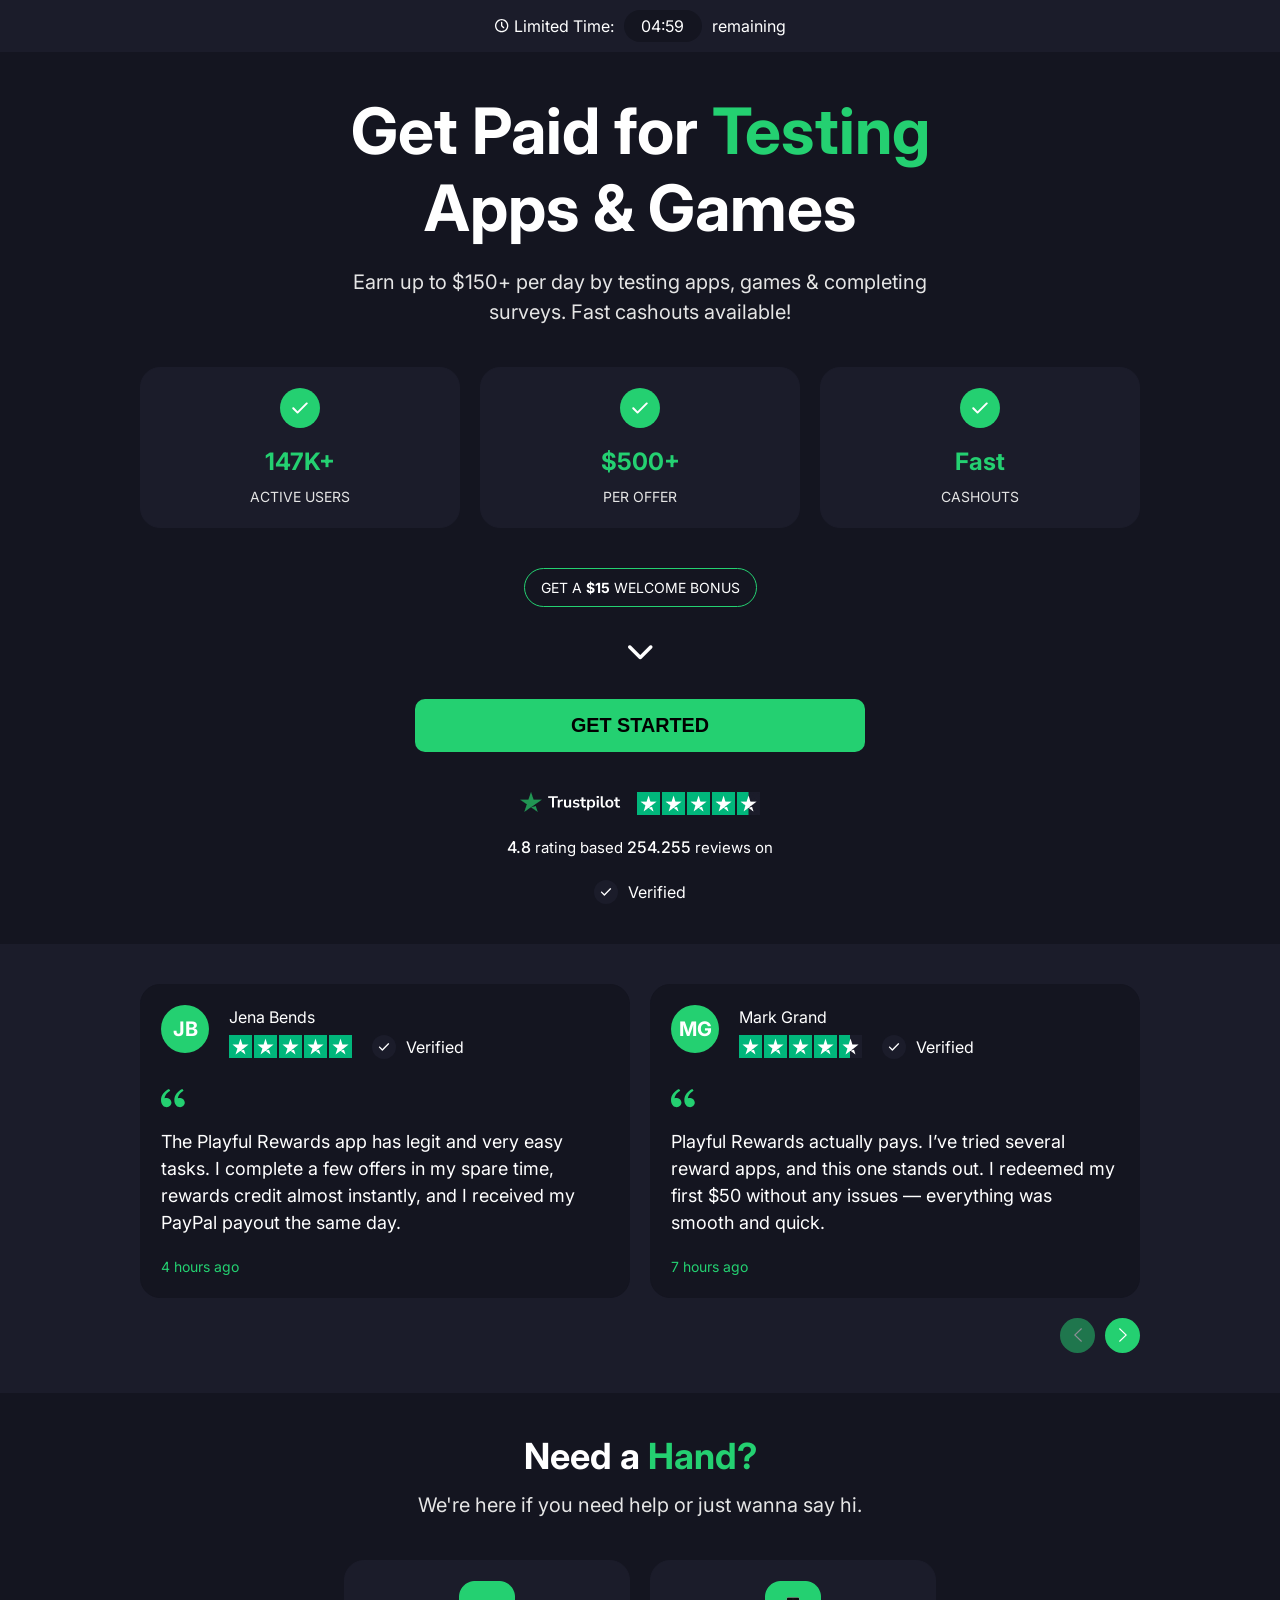
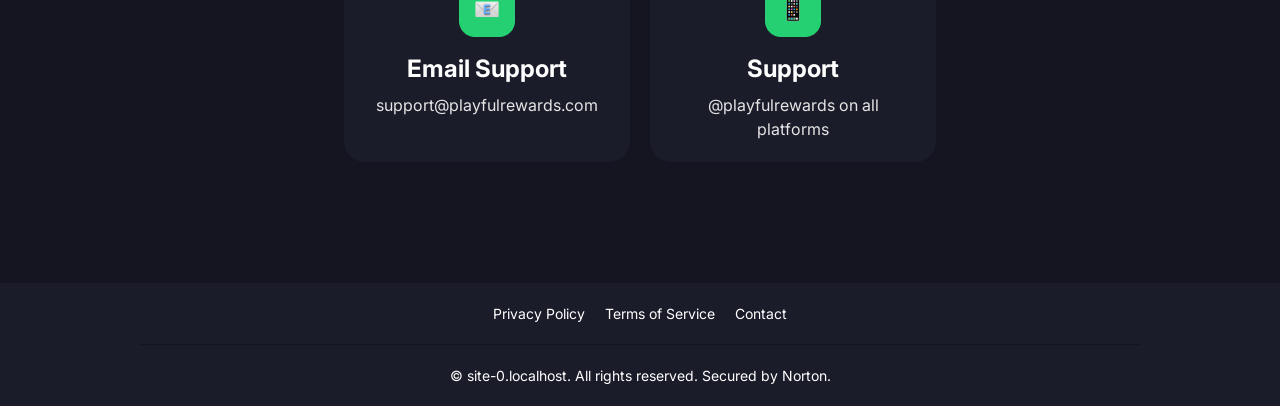
<file: index.html>
<!DOCTYPE html><html lang="en"><head>
        <meta charset="UTF-8">
        <meta name="viewport" content="width=device-width, initial-scale=1.0">
        <title>Playful Rewards</title>

      

        <link rel="icon" href="images/favicon.png">

        <link rel="preconnect" href="https://fonts.googleapis.com">
        <link rel="preconnect" href="https://fonts.gstatic.com" crossorigin="">
        <link href="https://fonts.googleapis.com/css2?family=Inter:ital,opsz,wght@0,14..32,100..900;1,14..32,100..900&display=swap" rel="stylesheet">

        <link rel="stylesheet" href="https://cdnjs.cloudflare.com/ajax/libs/font-awesome/6.5.1/css/all.min.css" crossorigin="anonymous">
        <link rel="stylesheet" href="css/style.css">
            
            
            
            <script type="text/javascript">
    (function(c,l,a,r,i,t,y){
        c[a]=c[a]||function(){(c[a].q=c[a].q||[]).push(arguments)};
        t=l.createElement(r);t.async=1;t.src="https://www.clarity.ms/tag/"+i;
        y=l.getElementsByTagName(r)[0];y.parentNode.insertBefore(t,y);
    })(window, document, "clarity", "script", "vny3f1ofcw");
</script>
        <!-- Meta Pixel Code -->
<script>
    !function(f,b,e,v,n,t,s)
    {if(f.fbq)return;n=f.fbq=function(){n.callMethod?
    n.callMethod.apply(n,arguments):n.queue.push(arguments)};
    if(!f._fbq)f._fbq=n;n.push=n;n.loaded=!0;n.version='2.0';
    n.queue=[];t=b.createElement(e);t.async=!0;
    t.src=v;s=b.getElementsByTagName(e)[0];
    s.parentNode.insertBefore(t,s)}(window, document,'script',
    'https://connect.facebook.net/en_US/fbevents.js');
    fbq('init', '1686948372258756');
    fbq('track', 'PageView');
    </script>
    <noscript><img height="1" width="1" style="display:none"
    src="https://www.facebook.com/tr?id=1686948372258756&ev=PageView&noscript=1"
    /></noscript>
    <!-- End Meta Pixel Code -->
    </head>

    <body>
        <div class="screen">
            <div class="timer" style="display: block">
                <div class="wrapper">
                    <div class="wrapper-md-inner">
                        <img src="images/clock.svg" alt="">
                        Limited Time: <span class="timer-clock brad-10">05:00</span>remaining
                    </div>
                </div>
            </div>

            <div class="landing">
                <section class="hero center">
                    <div class="wrapper">
                        <div class="wrapper-md-inner mb-2 mob-mb-1_5">
                            <h1 class="mb-1">Get Paid for <span class="primary">Testing</span><br>Apps & Games</h1>
                            <p class="light">Earn up to $150+ per day by testing apps, games & completing surveys. Fast cashouts available!</p>
                        </div>

                        <div class="blocks mb-2 mob-mb-1_5">
                            <div class="block">
                                <div class="icon"><img src="images/check-hero.svg" alt=""></div>
                                <h4 class="primary">147K+</h4>
                                <p class="small light uppercase">active users</p>
                            </div>
                            <div class="block">
                                <div class="icon"><img src="images/check-hero.svg" alt=""></div>
                                <h4 class="primary">$500+</h4>
                                <p class="small light uppercase">per offer</p>
                            </div>
                            <div class="block">
                                <div class="icon"><img src="images/check-hero.svg" alt=""></div>
                                <h4 class="primary">Fast</h4>
                                <p class="small light uppercase">cashouts</p>
                            </div>
                        </div>

                        <div class="wrapper-sm-inner mb-2">
                            <p class="mb-1_5 tag-lg border-primary small uppercase">Get a <strong>$15</strong> welcome bonus</p>

                            <div class="arrow-bounce-wrap center mb-1_5">
                                <i class="fa-solid fa-chevron-down arrow-bounce" aria-hidden="true"></i>
                            </div>    
                            <div class="btn-container">
                                <button class="btn btn-primary btn-blink uppercase">Get Started</button>
                            </div>
                        </div>

                        <div class="rating">
                            <div class="trusted mb-1">
                                <img src="images/hero-trusted.png" alt="">
                            </div>
                            <p class="line mb-1">
                                <span class="semi-bold">4.8</span> rating based
                                <span class="semi-bold">254.255</span> reviews on
                            </p>

                            <div class="verified">
                                <img src="images/check.svg" alt="">
                                <span>Verified</span>
                            </div>
                        </div>
                    </div>
                </section>

                <section class="final">
                    <div class="wrapper">
                        <div class="wrapper-md-inner">
                            <div class="logo">
                                <img src="images/dine.png" alt="">
                            </div>
                            <div class="final-hero block-lg">
                                <canvas id="confettiCanvas"></canvas>
                                <h3 class="center mb-1">Congrats! <br>Only 8.67% qualify — and you did.</h3>
                                
                                <div class="reward block mb-1_5">
                                    <div class="mb-1">
                                        <h4>How to Get Started:</h4>
                                    </div>
                                    <div class="ico-blocks">
                                        <div class="ico-block">
                                            <div class="number">1</div>
                                            <div>
                                                <p class="semi-bold">Download the Playful Rewards app</p>
                                            </div>
                                        </div>
                                        <div class="ico-block">
                                            <div class="number">2</div>
                                            <div>
                                                <p class="semi-bold">Play your first game -> get $15 bonus</p>
                                            </div>
                                        </div>

                                        <div class="ico-block">
                                            <div class="number">3</div>
                                            <div>
                                                <p class="semi-bold">Play more, earn more — up to $150/day</p>
                                            </div>
                                        </div>

                                        <div class="ico-block">
                                            <div class="number">4</div>
                                            <div>
                                                <p class="semi-bold">Cash out anytime</p>
                                            </div>
                                        </div>
                                    </div>
                                </div>

                                    
                                <div class="center mb-1_5">
                                    <p class="tag-lg border-primary small uppercase final-timer">
                                        Access to the app will close in <span class="tag brad-10"><img src="images/clock.svg" alt=""><span class="timer-clock">04:47</span></span>
                                    </p>
                                </div>
                                <div class="arrow-bounce-wrap center mb-1_5">
                                    <i class="fa-solid fa-chevron-down arrow-bounce" aria-hidden="true"></i>
                                </div>    
                                <div class="btn-container mb-1_5">
                                    <a class="btn btn-primary btn-blink btn-shimmer uppercase offer_link" href="https://trkio.org/aff_c?offer_id=2691&aff_id=2065" id="cta-offer-link">START EARNING NOW</a>
                                </div>
                                
                                
                               

                                <div class="tip border-primary center block">
                                    <strong class="light mb-0_5">⚡  PRO TIP: In-Game Upgrades</strong>
                                    <p class="light mb-0_5">Buy in-game upgrades and get 100% reimbursed + bonus rewards!</p>
                                    <strong class="primary">Boost Payouts by $500-$800/week!</strong>
                                </div>
                            </div>
                        </div>
                    </div>
                </section>

                <section class="reviews">
                    <div class="wrapper">
                        <div class="swiper mySwiper mb-1">
                            <div class="swiper-wrapper blocks">
                                <div class="swiper-slide block border-main">
                                    <div class="author mb-1_5">
                                        <div class="ava brad-10">
                                            <p class="initial">JB</p>
                                        </div>
                                        <div class="info">
                                            <p class="name">Jena Bends</p>
                                            <div class="stats">
                                                <div class="starts">
                                                    <img src="images/star.svg" alt="">
                                                    <img src="images/star.svg" alt="">
                                                    <img src="images/star.svg" alt="">
                                                    <img src="images/star.svg" alt="">
                                                    <img src="images/star.svg" alt="">
                                                </div>
                                                <div class="verified">
                                                    <img src="images/check.svg" alt="">
                                                    <span>Verified</span>
                                                </div>
                                            </div>
                                        </div>
                                    </div>
                                    <div class="content">
                                        <img src="images/quote.svg" alt="" class="mb-1">
                                        <div class="text mb-1">
                                            <p>The Playful Rewards app has legit and very easy tasks. I complete a few offers in my spare time, rewards credit almost instantly, and I received my PayPal payout the same day.</p>
                                        </div>
                                        <p class="small primary">4 hours ago</p>
                                    </div>
                                </div>

                                <div class="swiper-slide block border-main">
                                    <div class="author mb-1_5">
                                        <div class="ava brad-10">
                                            <p class="initial">MG</p>
                                        </div>
                                        <div class="info">
                                            <p class="name">Mark Grand</p>
                                            <div class="stats">
                                                <div class="starts">
                                                    <img src="images/star.svg" alt="">
                                                    <img src="images/star.svg" alt="">
                                                    <img src="images/star.svg" alt="">
                                                    <img src="images/star.svg" alt="">
                                                    <img src="images/half-star.svg" alt="">
                                                </div>
                                                <div class="verified">
                                                    <img src="images/check.svg" alt="">
                                                    <span>Verified</span>
                                                </div>
                                            </div>
                                        </div>
                                    </div>
                                    <div class="content">
                                        <img src="images/quote.svg" alt="" class="mb-1">
                                        <div class="text mb-1">
                                            <p>Playful Rewards actually pays. I’ve tried several reward apps, and this one stands out. I redeemed my first $50 without any issues — everything was smooth and quick.</p>
                                        </div>
                                        <p class="small primary">7 hours ago</p>
                                    </div>
                                </div>

                                <div class="swiper-slide block border-main">
                                    <div class="author mb-1_5">
                                        <div class="ava brad-10">
                                            <p class="initial">OV</p>
                                        </div>
                                        <div class="info">
                                            <p class="name">Oliver Venuche</p>
                                            <div class="stats">
                                                <div class="starts">
                                                    <img src="images/star.svg" alt="">
                                                    <img src="images/star.svg" alt="">
                                                    <img src="images/star.svg" alt="">
                                                    <img src="images/star.svg" alt="">
                                                    <img src="images/star.svg" alt="">
                                                </div>
                                                <div class="verified">
                                                    <img src="images/check.svg" alt="">
                                                    <span>Verified</span>
                                                </div>
                                            </div>
                                        </div>
                                    </div>
                                    <div class="content">
                                        <img src="images/quote.svg" alt="" class="mb-1">
                                        <div class="text mb-1">
                                            <p>I cashed out $50 using the Playful Rewards app with zero problems. The whole process was straightforward, and there were no negative effects on my account. Easy way to earn extra cash.</p>
                                        </div>
                                        <p class="small primary">1 day ago</p>
                                    </div>
                                </div>

                                <div class="swiper-slide block border-main">
                                    <div class="author mb-1_5">
                                        <div class="ava brad-10">
                                            <p class="initial">HM</p>
                                        </div>
                                        <div class="info">
                                            <p class="name">Haley Montan</p>
                                            <div class="stats">
                                                <div class="starts">
                                                    <img src="images/star.svg" alt="">
                                                    <img src="images/star.svg" alt="">
                                                    <img src="images/star.svg" alt="">
                                                    <img src="images/star.svg" alt="">
                                                    <img src="images/half-star.svg" alt="">
                                                </div>
                                                <div class="verified">
                                                    <img src="images/check.svg" alt="">
                                                    <span>Verified</span>
                                                </div>
                                            </div>
                                        </div>
                                    </div>
                                    <div class="content">
                                        <img src="images/quote.svg" alt="" class="mb-1">
                                        <div class="text mb-1">
                                            <p>Very reliable app. Payments always come through, and support is responsive whenever I need help. One of the most trustworthy reward apps I’ve used.</p>
                                        </div>
                                        <p class="small primary">2 days ago</p>
                                    </div>
                                </div>
                            </div>
                        </div>

                        <div class="reviews-nav">
                            <button class="btn btn-primary reviews-prev brad-10">
                                <img src="images/left.svg" alt="">
                            </button>
                            <button class="btn btn-primary reviews-next brad-10">
                                <img src="images/right.svg" alt="">
                            </button>
                        </div>
                    </div>
                </section>

                <section id="contact" class="contact center">
                    <div class="wrapper">
                        <div class="wrapper-md-inner">
                            <div class="mb-2">
                                <h2 class="mb-0_5">Need a <span class="primary">Hand?</span></h2>
                                <p class="light">We're here if you need help or just wanna say hi.</p>
                            </div>
                            <div class="blocks center mb-2">
                                <div class="block">
                                    <img src="images/contact-1.png" alt="" class="mb-0_5">
                                    <h4 class="mb-0_5">Email Support</h4>
                                    <p class="light"><a href="mailto:support@playfulrewards.com">support@playfulrewards.com</a></p>
                                </div>
                                <div class="block">
                                    <img src="images/contact-2.png" alt="" class="mb-0_5">
                                    <h4 class="mb-0_5">Support</h4>
                                    <p class="light">@playfulrewards on all platforms</p>
                                </div>
                            </div>
                        </div>
                    </div>
                </section>
            </div>

            <div class="survey" style="display: none;">
                <section class="quiz">
                    <div class="wrapper">
                        <div class="wrapper-md-inner">
                            <div class="quiz-container block-lg">
                                <div class="progress mb-2">
                                    <div class="progress-legend mb-0_5">
                                        <p>Progress</p>
                                        <p class="progress-percentage light">0%</p>
                                    </div>
                                    <div class="progress-line-container">
                                        <div class="progress-line"></div>
                                    </div>
                                </div>

                                <div class="step tag-row mb-1">
                                    <span class="tag border-primary small light">Step <span class="current-step">1</span> of 3</span>
                                </div>

                                <div class="question question-1">
                                    <h3 class="mb-1_5">What operating system do you have?</h3>

                                    <div class="btn-container">
                                        <button class="btn btn-primary"><img src="images/ios.svg" alt=""> IOS</button>
                                        <button class="btn btn-primary"><img src="images/android.svg" alt="">Android</button>
                                        <button class="btn btn-primary"><img src="images/other.svg" alt="">Other</button>
                                    </div>
                                </div>

                                <div class="question question-2">
                                    <h3 class="mb-1_5">How do you usually spend your free time?</h3>

                                    <div class="btn-container">
                                        <button class="btn btn-primary"><img src="images/games.svg" alt=""> Playing games </button>
                                        <button class="btn btn-primary"><img src="images/phone.svg" alt=""> On my phone</button>
                                        <button class="btn btn-primary"><img src="images/relax.svg" alt=""> Just relaxing</button>
                                    </div>
                                </div>

                                <div class="question question-3">
                                    <h3 class="mb-1_5">Do you like trying new apps or tools?</h3>

                                    <div class="btn-container">
                                        <button class="btn btn-primary"><img src="images/check-simple.svg" alt=""> Yes, I do</button>
                                        <button class="btn btn-primary"><img src="images/stars.svg" alt=""> Sometimes</button>
                                        <button class="btn btn-primary"><img src="images/cross.svg" alt=""> Not really</button>
                                    </div>
                                </div>

                                <div class="question question-5">
                                    <div class="loader mb-1 center">
                                        <img src="images/loading.svg" alt="" class="rotate-infinite">
                                    </div>
                                    <div class="center">
                                        <h4 class="mb-1">Processing your Answers...</h4>
                                        <p class="mb-0_5">Checking survey eligibility.</p>
                                        <p>This takes a few seconds.</p>
                                    </div>
                                </div>

                            </div>
                        </div>
                    </div>
                </section>
            </div>
        </div>

        <footer class="center small mt-2">
            <div class="wrapper">
                <div class="footer-links">
                    <ul>
                        <li><a href="privacy-policy/">Privacy Policy</a></li>
                        <li><a href="terms-of-use/">Terms of Service</a></li>
                        <li><a href="" class="mailto">Contact</a></li>
                    </ul>
                </div>
            </div>
            <div class="wrapper">
                <div class="footer-bottom">
                    <p>© <span class="domain"></span>. All rights reserved. Secured by Norton.</p>
                </div>
            </div>
        </footer>

        <link rel="stylesheet" href="css/swiper-bundle.min.css">
        <script data-cfasync="false" src="js/email-decode.min.js"></script><script src="js/swiper-bundle.min.js"></script>
        <script src="js/jquery-3.6.4.min.js"></script>
        <script src="js/script.js"></script>
    

</body></html>
</file>
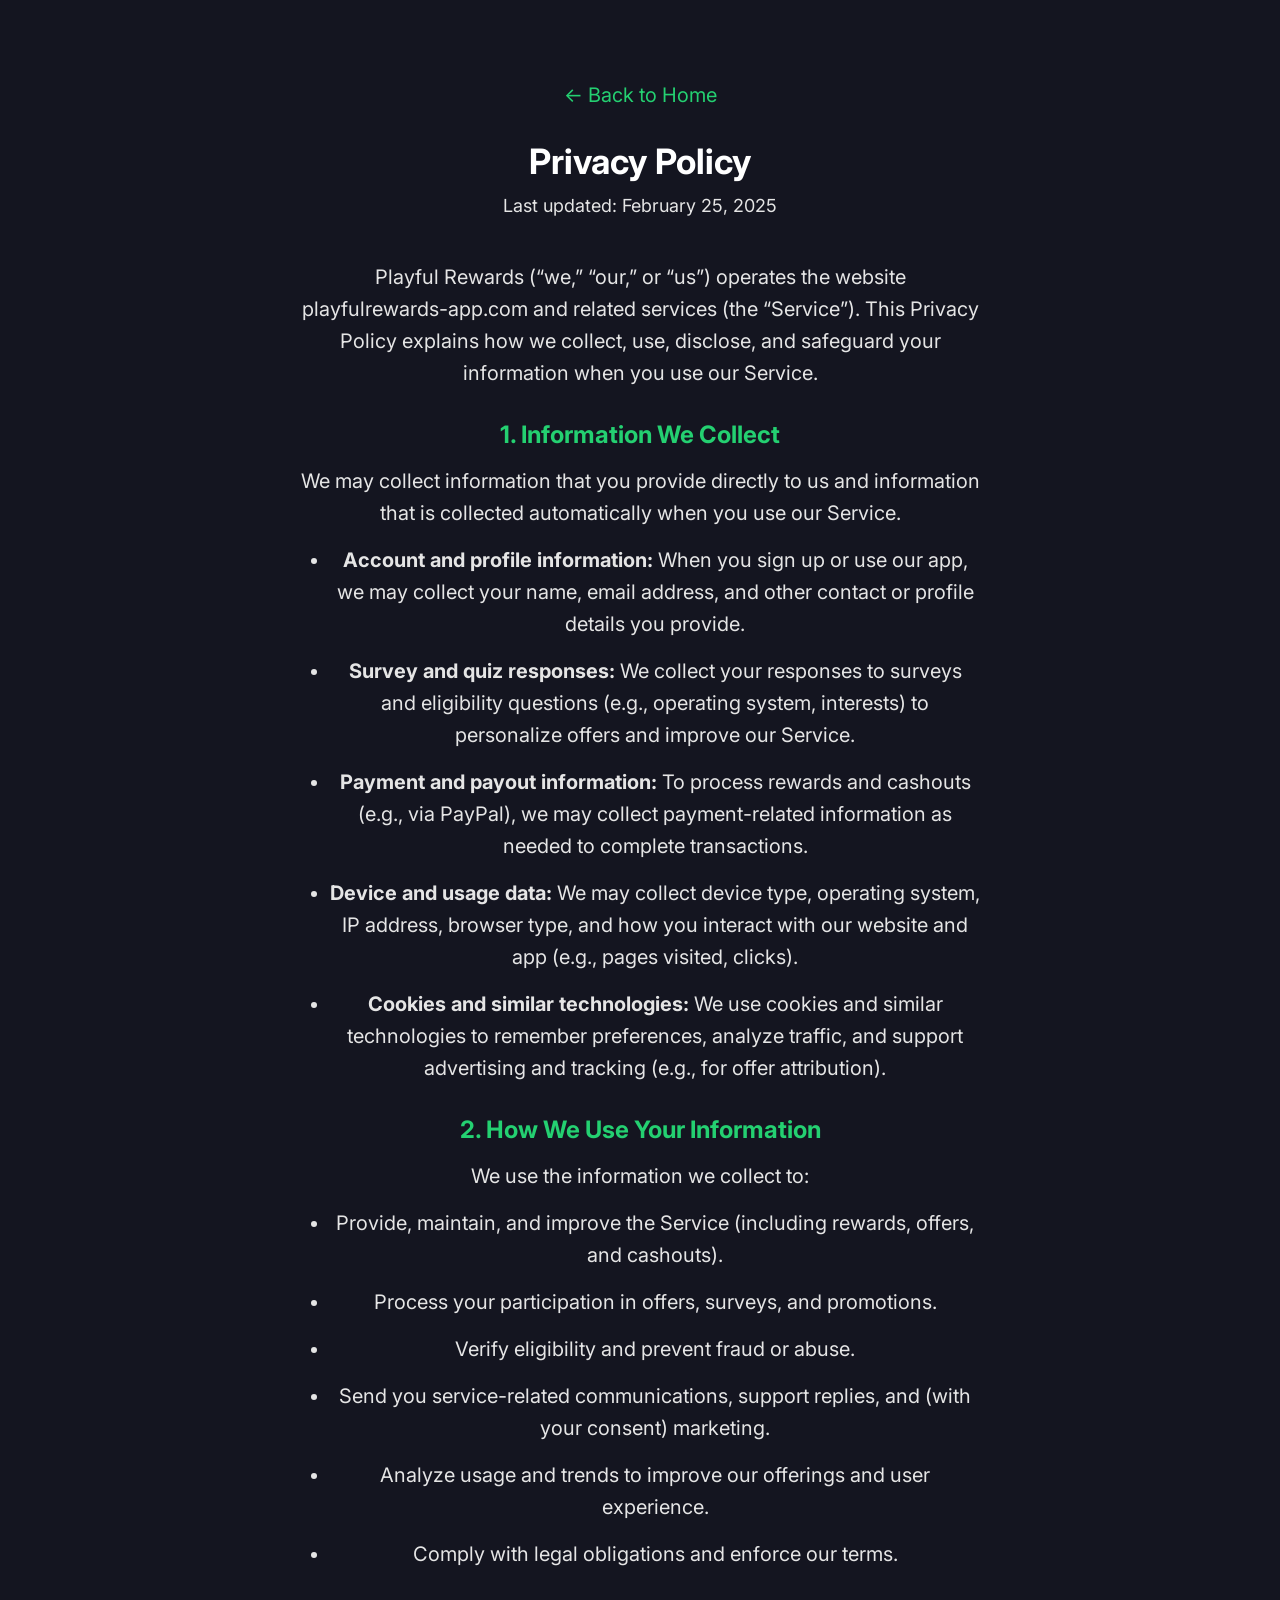
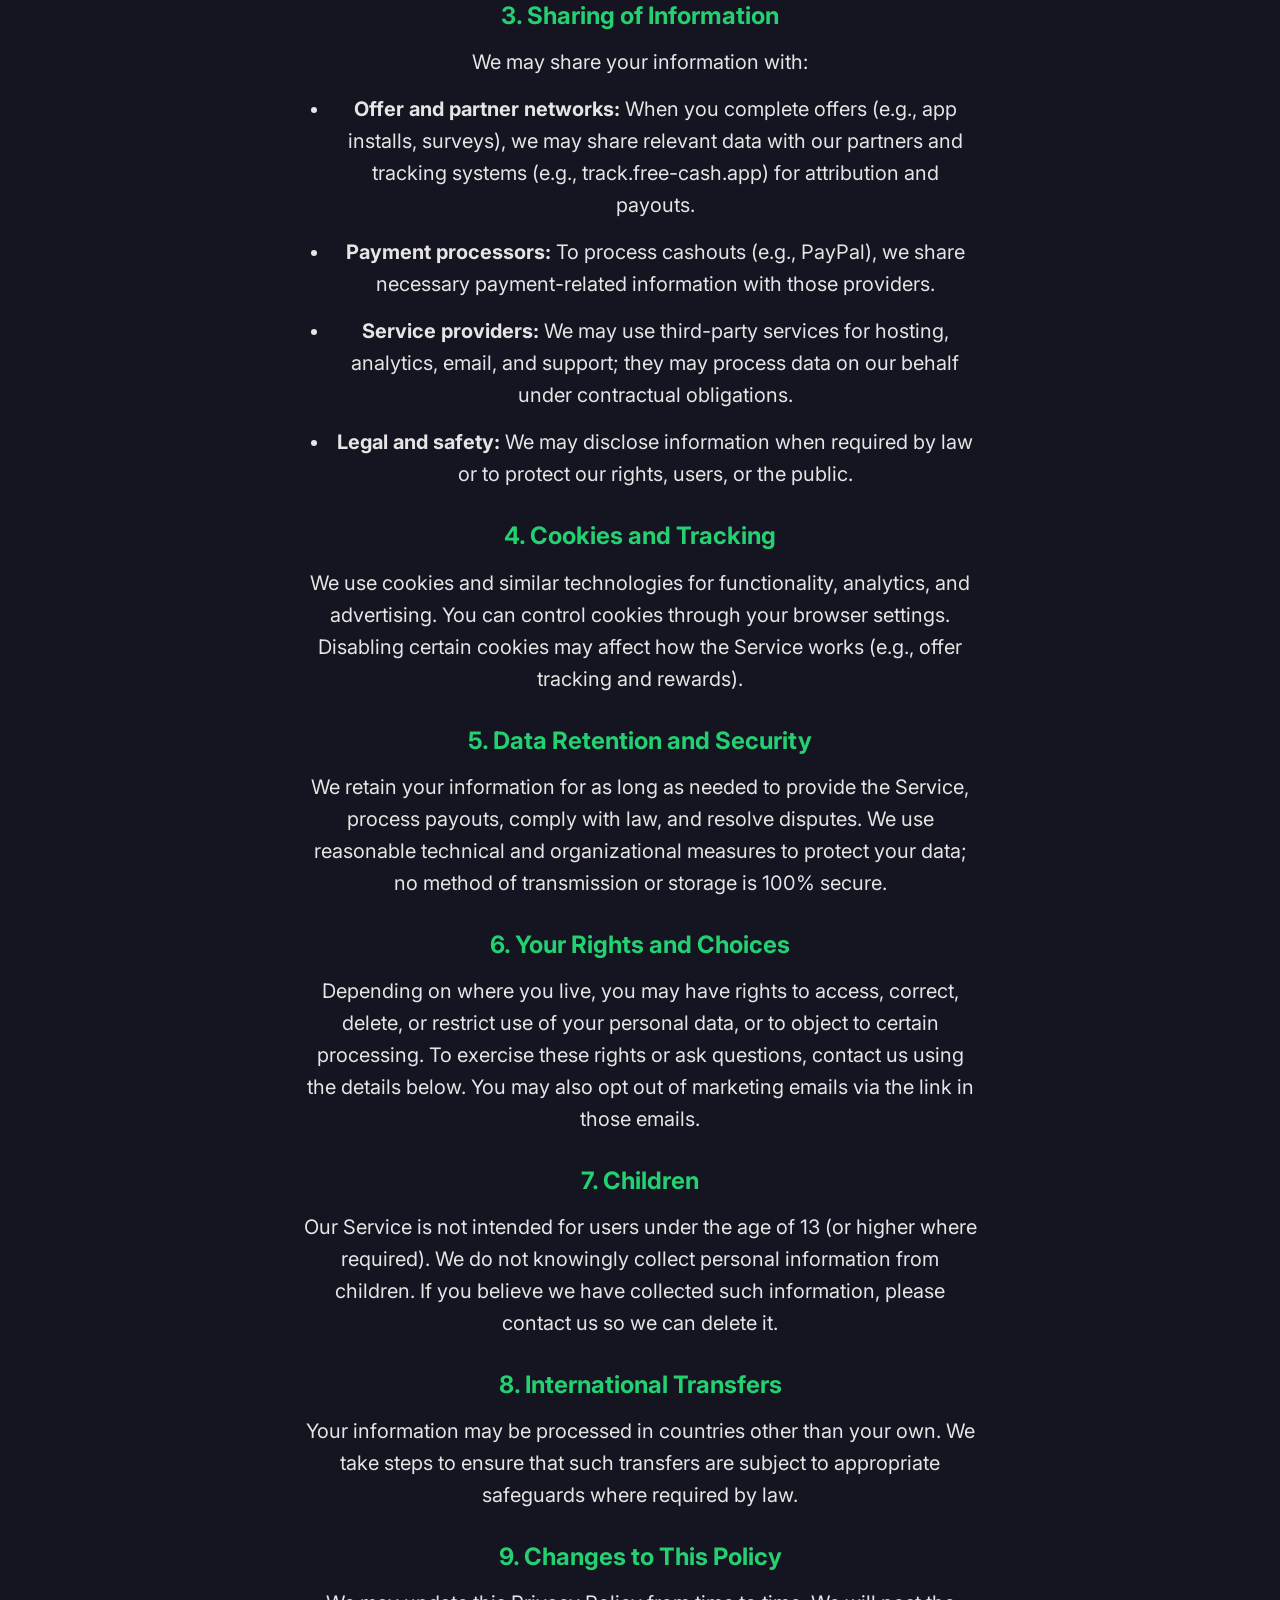
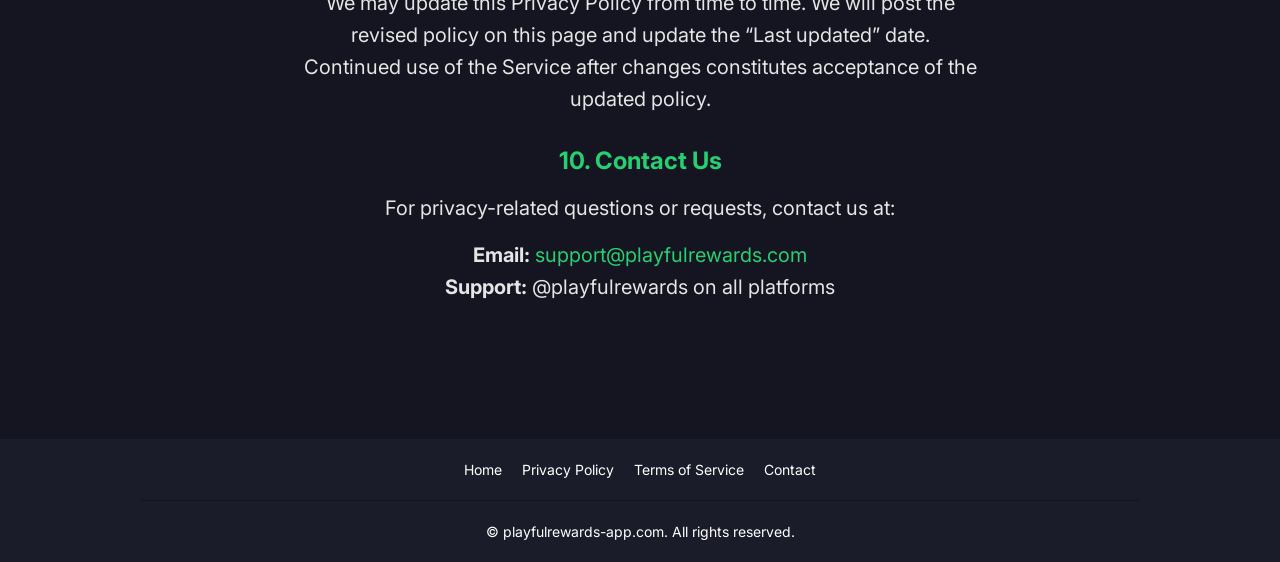
<file: privacy-policy/index.html>
<!DOCTYPE html>
<html lang="en">
<head>
    <meta charset="UTF-8">
    <meta name="viewport" content="width=device-width, initial-scale=1.0">
    <title>Privacy Policy – Playful Rewards App</title>
    <link rel="icon" href="../images/favicon.png">
    <link rel="preconnect" href="https://fonts.googleapis.com">
    <link rel="preconnect" href="https://fonts.gstatic.com" crossorigin>
    <link href="https://fonts.googleapis.com/css2?family=Inter:ital,opsz,wght@0,14..32,100..900;1,14..32,100..900&display=swap" rel="stylesheet">
    <link rel="stylesheet" href="../css/style.css">
    <style>
        .legal-page { max-width: 720px; margin: 0 auto; padding: 2rem 1rem; }
        .legal-page h1 { font-size: 1.75rem; margin-bottom: 0.5rem; }
        .legal-page .updated { color: var(--light); font-size: 0.9rem; margin-bottom: 2rem; }
        .legal-page h2 { font-size: 1.2rem; margin: 1.5rem 0 0.75rem; color: var(--primary); }
        .legal-page p, .legal-page li { color: var(--light); margin-bottom: 0.75rem; line-height: 1.6; }
        .legal-page ul { padding-left: 1.5rem; margin-bottom: 1rem; }
        .legal-page ul li { list-style: disc; }
        .legal-page a { color: var(--primary); text-decoration: none; }
        .legal-page a:hover { text-decoration: underline; }
        .back-link { display: inline-block; margin-bottom: 1.5rem; color: var(--primary); }
    </style>
</head>
<body>
    <div class="screen">
        <section class="center">
            <div class="wrapper">
                <div class="legal-page">
                    <a href="../" class="back-link">← Back to Home</a>
                    <h1>Privacy Policy</h1>
                    <p class="updated">Last updated: February 25, 2025</p>
                    <p>Playful Rewards (“we,” “our,” or “us”) operates the website playfulrewards-app.com and related services (the “Service”). This Privacy Policy explains how we collect, use, disclose, and safeguard your information when you use our Service.</p>

                    <h2>1. Information We Collect</h2>
                    <p>We may collect information that you provide directly to us and information that is collected automatically when you use our Service.</p>
                    <ul>
                        <li><strong>Account and profile information:</strong> When you sign up or use our app, we may collect your name, email address, and other contact or profile details you provide.</li>
                        <li><strong>Survey and quiz responses:</strong> We collect your responses to surveys and eligibility questions (e.g., operating system, interests) to personalize offers and improve our Service.</li>
                        <li><strong>Payment and payout information:</strong> To process rewards and cashouts (e.g., via PayPal), we may collect payment-related information as needed to complete transactions.</li>
                        <li><strong>Device and usage data:</strong> We may collect device type, operating system, IP address, browser type, and how you interact with our website and app (e.g., pages visited, clicks).</li>
                        <li><strong>Cookies and similar technologies:</strong> We use cookies and similar technologies to remember preferences, analyze traffic, and support advertising and tracking (e.g., for offer attribution).</li>
                    </ul>

                    <h2>2. How We Use Your Information</h2>
                    <p>We use the information we collect to:</p>
                    <ul>
                        <li>Provide, maintain, and improve the Service (including rewards, offers, and cashouts).</li>
                        <li>Process your participation in offers, surveys, and promotions.</li>
                        <li>Verify eligibility and prevent fraud or abuse.</li>
                        <li>Send you service-related communications, support replies, and (with your consent) marketing.</li>
                        <li>Analyze usage and trends to improve our offerings and user experience.</li>
                        <li>Comply with legal obligations and enforce our terms.</li>
                    </ul>

                    <h2>3. Sharing of Information</h2>
                    <p>We may share your information with:</p>
                    <ul>
                        <li><strong>Offer and partner networks:</strong> When you complete offers (e.g., app installs, surveys), we may share relevant data with our partners and tracking systems (e.g., track.free-cash.app) for attribution and payouts.</li>
                        <li><strong>Payment processors:</strong> To process cashouts (e.g., PayPal), we share necessary payment-related information with those providers.</li>
                        <li><strong>Service providers:</strong> We may use third-party services for hosting, analytics, email, and support; they may process data on our behalf under contractual obligations.</li>
                        <li><strong>Legal and safety:</strong> We may disclose information when required by law or to protect our rights, users, or the public.</li>
                    </ul>

                    <h2>4. Cookies and Tracking</h2>
                    <p>We use cookies and similar technologies for functionality, analytics, and advertising. You can control cookies through your browser settings. Disabling certain cookies may affect how the Service works (e.g., offer tracking and rewards).</p>

                    <h2>5. Data Retention and Security</h2>
                    <p>We retain your information for as long as needed to provide the Service, process payouts, comply with law, and resolve disputes. We use reasonable technical and organizational measures to protect your data; no method of transmission or storage is 100% secure.</p>

                    <h2>6. Your Rights and Choices</h2>
                    <p>Depending on where you live, you may have rights to access, correct, delete, or restrict use of your personal data, or to object to certain processing. To exercise these rights or ask questions, contact us using the details below. You may also opt out of marketing emails via the link in those emails.</p>

                    <h2>7. Children</h2>
                    <p>Our Service is not intended for users under the age of 13 (or higher where required). We do not knowingly collect personal information from children. If you believe we have collected such information, please contact us so we can delete it.</p>

                    <h2>8. International Transfers</h2>
                    <p>Your information may be processed in countries other than your own. We take steps to ensure that such transfers are subject to appropriate safeguards where required by law.</p>

                    <h2>9. Changes to This Policy</h2>
                    <p>We may update this Privacy Policy from time to time. We will post the revised policy on this page and update the “Last updated” date. Continued use of the Service after changes constitutes acceptance of the updated policy.</p>

                    <h2>10. Contact Us</h2>
                    <p>For privacy-related questions or requests, contact us at:</p>
                    <p><strong>Email:</strong> <a href="mailto:support@playfulrewards.com">support@playfulrewards.com</a><br>
                    <strong>Support:</strong> @playfulrewards on all platforms</p>
                </div>
            </div>
        </section>

        <footer class="center small mt-2">
            <div class="wrapper">
                <div class="footer-links">
                    <ul>
                        <li><a href="../">Home</a></li>
                        <li><a href="../privacy-policy/">Privacy Policy</a></li>
                        <li><a href="../terms-of-use/">Terms of Service</a></li>
                        <li><a href="../#contact" class="mailto">Contact</a></li>
                    </ul>
                </div>
            </div>
            <div class="wrapper">
                <div class="footer-bottom">
                    <p>© playfulrewards-app.com. All rights reserved.</p>
                </div>
            </div>
        </footer>
    </div>
</body>
</html>
</file>
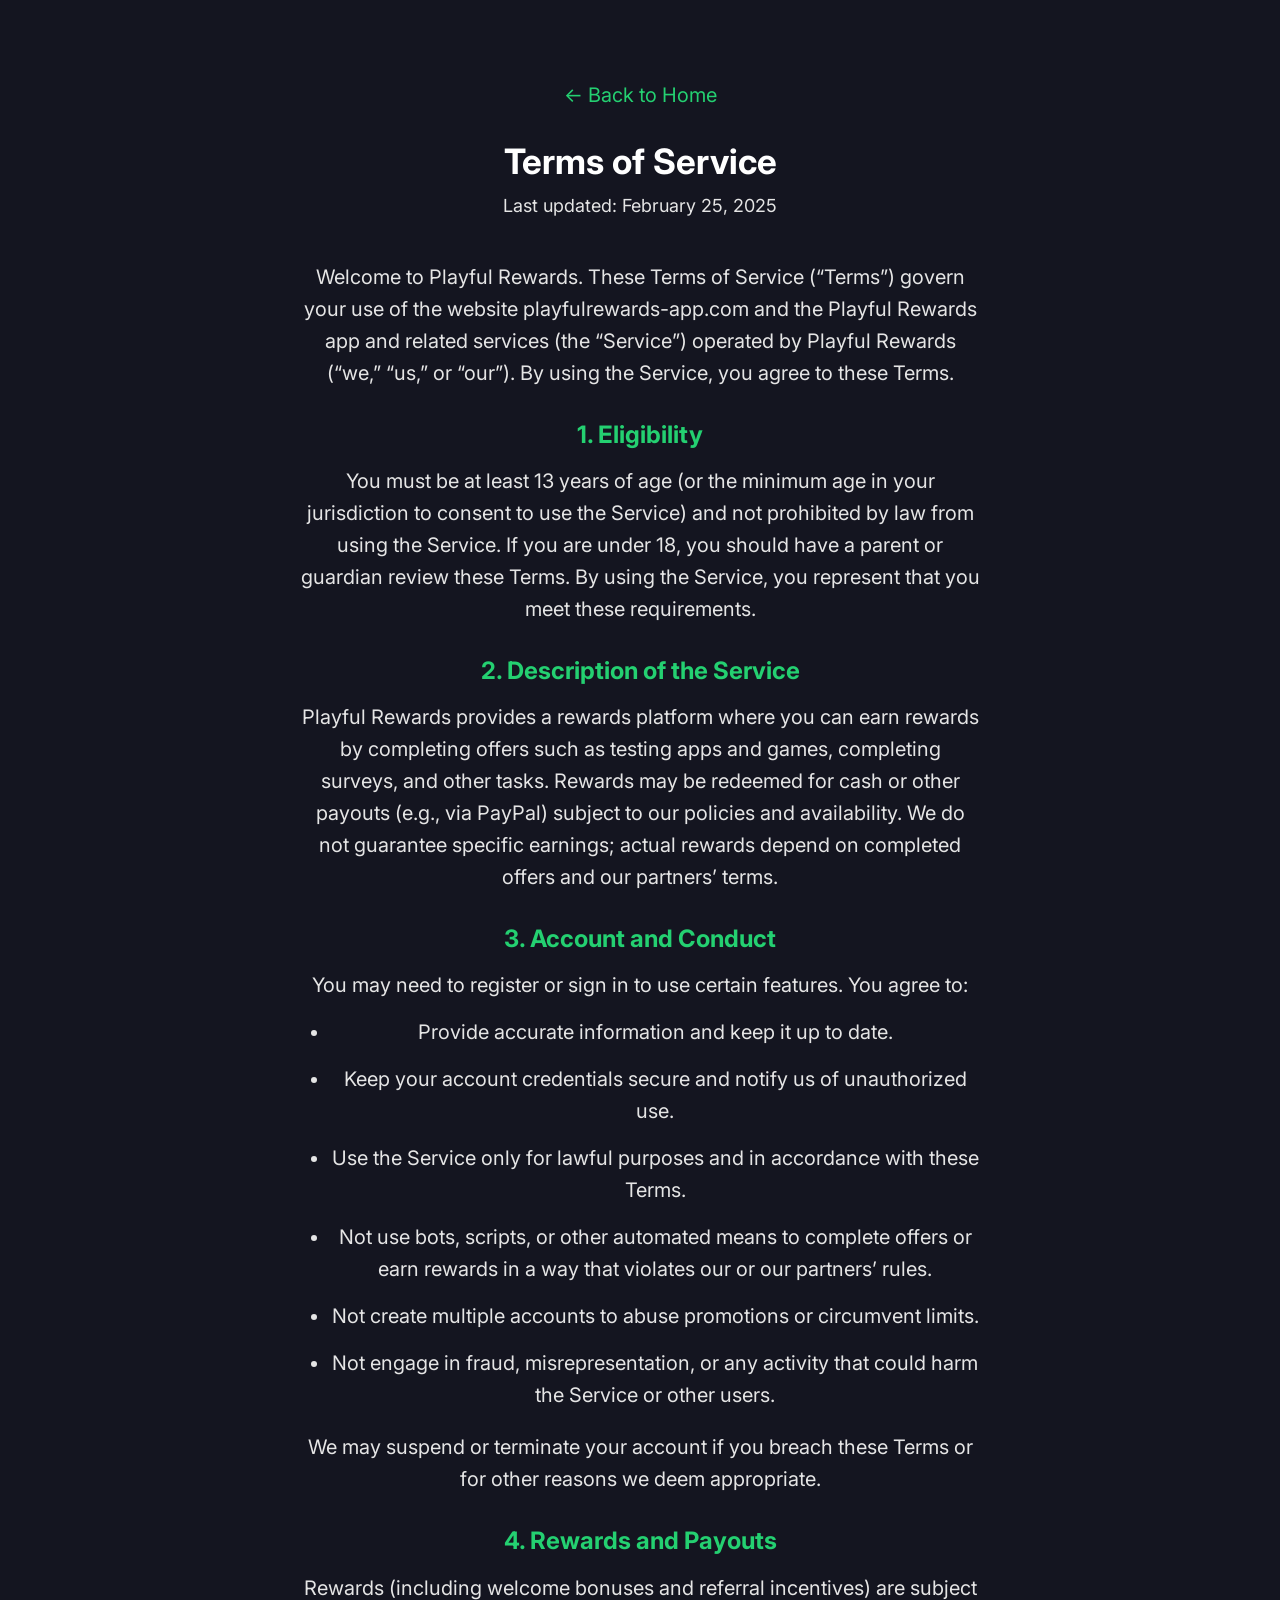
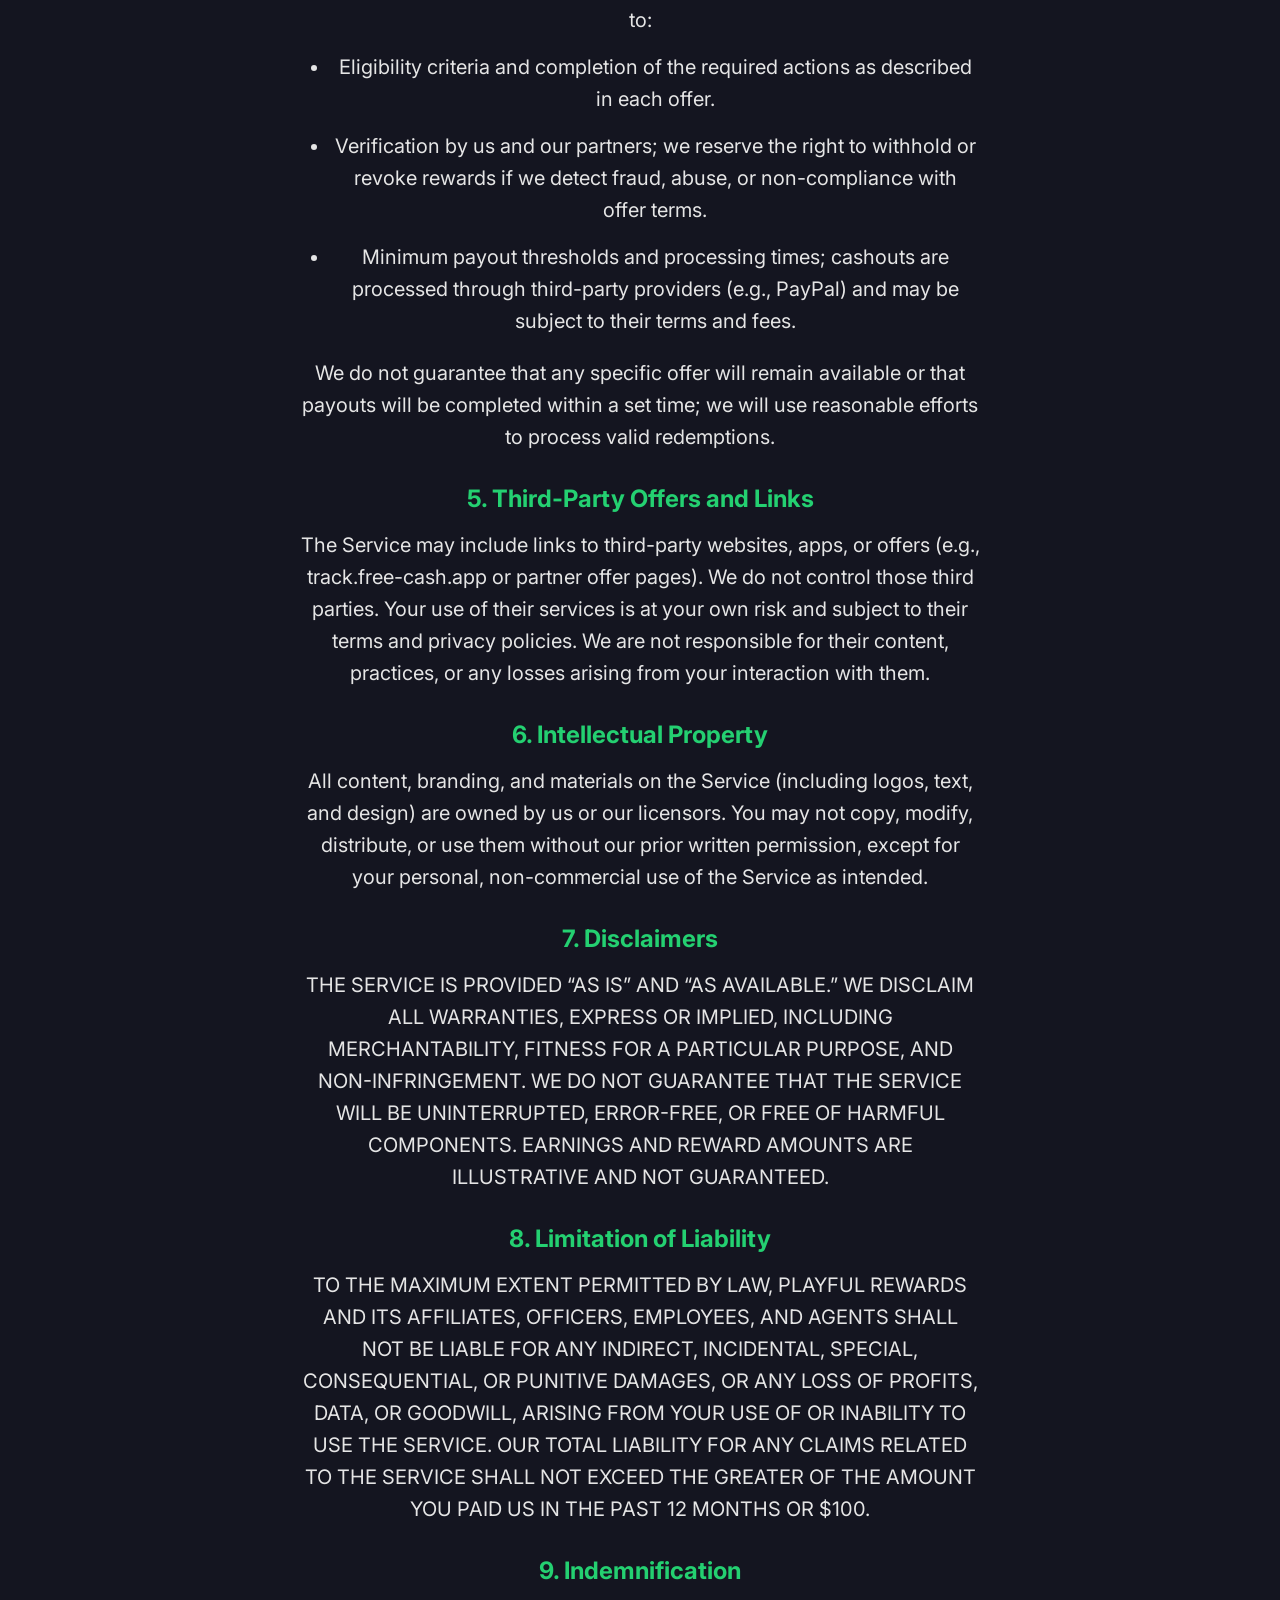
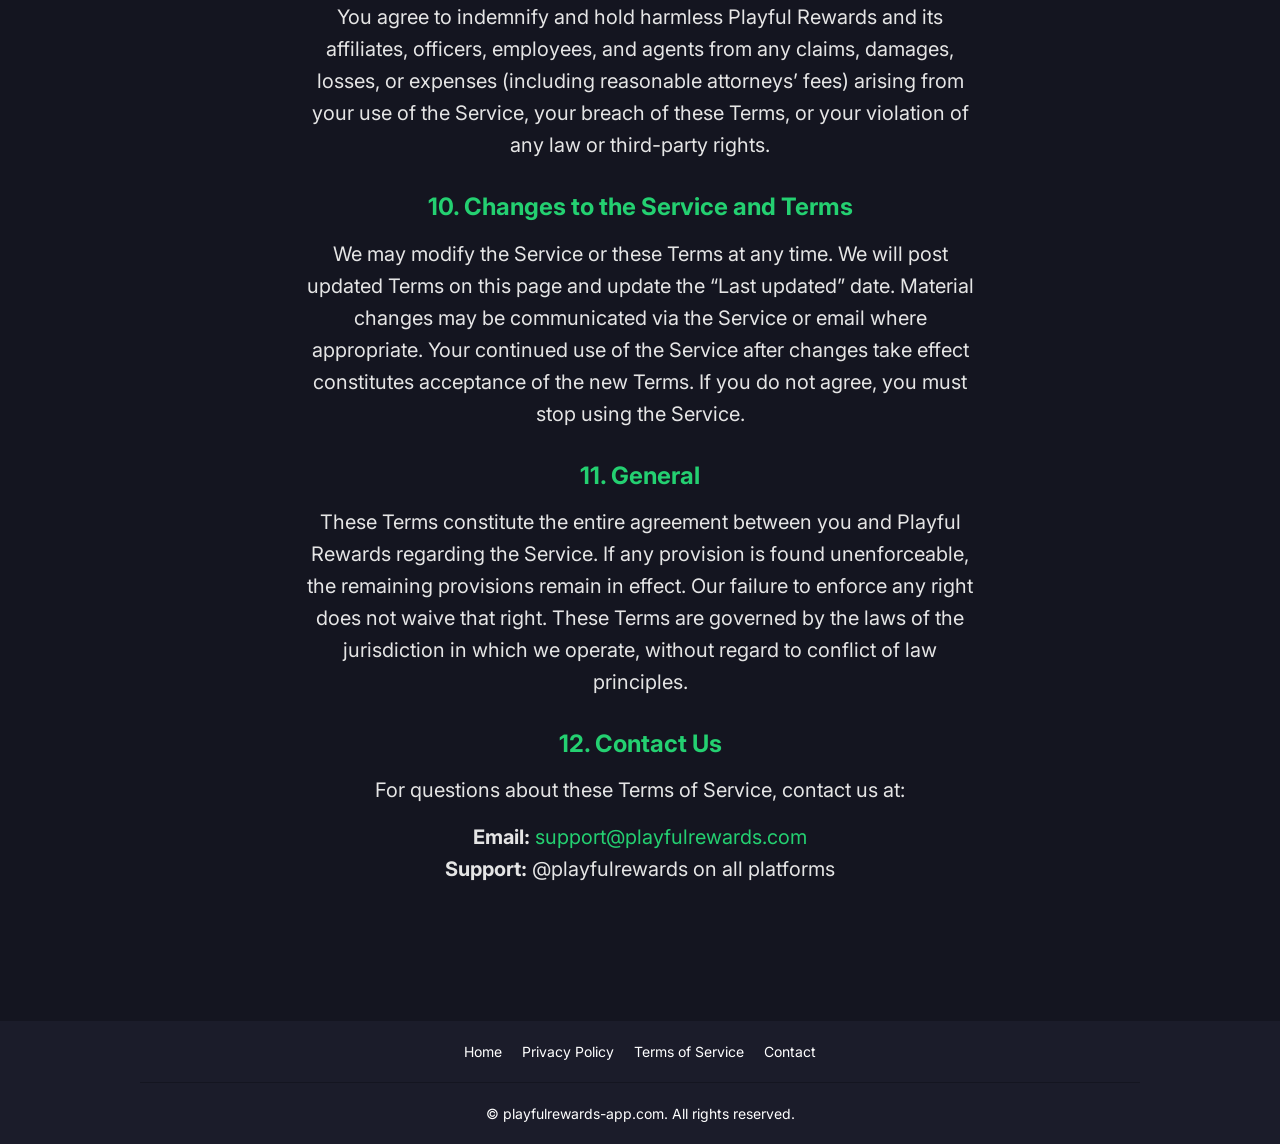
<file: terms-of-use/index.html>
<!DOCTYPE html>
<html lang="en">
<head>
    <meta charset="UTF-8">
    <meta name="viewport" content="width=device-width, initial-scale=1.0">
    <title>Terms of Service – Playful Rewards App</title>
    <link rel="icon" href="../images/favicon.png">
    <link rel="preconnect" href="https://fonts.googleapis.com">
    <link rel="preconnect" href="https://fonts.gstatic.com" crossorigin>
    <link href="https://fonts.googleapis.com/css2?family=Inter:ital,opsz,wght@0,14..32,100..900;1,14..32,100..900&display=swap" rel="stylesheet">
    <link rel="stylesheet" href="../css/style.css">
    <style>
        .legal-page { max-width: 720px; margin: 0 auto; padding: 2rem 1rem; }
        .legal-page h1 { font-size: 1.75rem; margin-bottom: 0.5rem; }
        .legal-page .updated { color: var(--light); font-size: 0.9rem; margin-bottom: 2rem; }
        .legal-page h2 { font-size: 1.2rem; margin: 1.5rem 0 0.75rem; color: var(--primary); }
        .legal-page p, .legal-page li { color: var(--light); margin-bottom: 0.75rem; line-height: 1.6; }
        .legal-page ul { padding-left: 1.5rem; margin-bottom: 1rem; }
        .legal-page ul li { list-style: disc; }
        .legal-page a { color: var(--primary); text-decoration: none; }
        .legal-page a:hover { text-decoration: underline; }
        .back-link { display: inline-block; margin-bottom: 1.5rem; color: var(--primary); }
    </style>
</head>
<body>
    <div class="screen">
        <section class="center">
            <div class="wrapper">
                <div class="legal-page">
                    <a href="../" class="back-link">← Back to Home</a>
                    <h1>Terms of Service</h1>
                    <p class="updated">Last updated: February 25, 2025</p>
                    <p>Welcome to Playful Rewards. These Terms of Service (“Terms”) govern your use of the website playfulrewards-app.com and the Playful Rewards app and related services (the “Service”) operated by Playful Rewards (“we,” “us,” or “our”). By using the Service, you agree to these Terms.</p>

                    <h2>1. Eligibility</h2>
                    <p>You must be at least 13 years of age (or the minimum age in your jurisdiction to consent to use the Service) and not prohibited by law from using the Service. If you are under 18, you should have a parent or guardian review these Terms. By using the Service, you represent that you meet these requirements.</p>

                    <h2>2. Description of the Service</h2>
                    <p>Playful Rewards provides a rewards platform where you can earn rewards by completing offers such as testing apps and games, completing surveys, and other tasks. Rewards may be redeemed for cash or other payouts (e.g., via PayPal) subject to our policies and availability. We do not guarantee specific earnings; actual rewards depend on completed offers and our partners’ terms.</p>

                    <h2>3. Account and Conduct</h2>
                    <p>You may need to register or sign in to use certain features. You agree to:</p>
                    <ul>
                        <li>Provide accurate information and keep it up to date.</li>
                        <li>Keep your account credentials secure and notify us of unauthorized use.</li>
                        <li>Use the Service only for lawful purposes and in accordance with these Terms.</li>
                        <li>Not use bots, scripts, or other automated means to complete offers or earn rewards in a way that violates our or our partners’ rules.</li>
                        <li>Not create multiple accounts to abuse promotions or circumvent limits.</li>
                        <li>Not engage in fraud, misrepresentation, or any activity that could harm the Service or other users.</li>
                    </ul>
                    <p>We may suspend or terminate your account if you breach these Terms or for other reasons we deem appropriate.</p>

                    <h2>4. Rewards and Payouts</h2>
                    <p>Rewards (including welcome bonuses and referral incentives) are subject to:</p>
                    <ul>
                        <li>Eligibility criteria and completion of the required actions as described in each offer.</li>
                        <li>Verification by us and our partners; we reserve the right to withhold or revoke rewards if we detect fraud, abuse, or non-compliance with offer terms.</li>
                        <li>Minimum payout thresholds and processing times; cashouts are processed through third-party providers (e.g., PayPal) and may be subject to their terms and fees.</li>
                    </ul>
                    <p>We do not guarantee that any specific offer will remain available or that payouts will be completed within a set time; we will use reasonable efforts to process valid redemptions.</p>

                    <h2>5. Third-Party Offers and Links</h2>
                    <p>The Service may include links to third-party websites, apps, or offers (e.g., track.free-cash.app or partner offer pages). We do not control those third parties. Your use of their services is at your own risk and subject to their terms and privacy policies. We are not responsible for their content, practices, or any losses arising from your interaction with them.</p>

                    <h2>6. Intellectual Property</h2>
                    <p>All content, branding, and materials on the Service (including logos, text, and design) are owned by us or our licensors. You may not copy, modify, distribute, or use them without our prior written permission, except for your personal, non-commercial use of the Service as intended.</p>

                    <h2>7. Disclaimers</h2>
                    <p>THE SERVICE IS PROVIDED “AS IS” AND “AS AVAILABLE.” WE DISCLAIM ALL WARRANTIES, EXPRESS OR IMPLIED, INCLUDING MERCHANTABILITY, FITNESS FOR A PARTICULAR PURPOSE, AND NON-INFRINGEMENT. WE DO NOT GUARANTEE THAT THE SERVICE WILL BE UNINTERRUPTED, ERROR-FREE, OR FREE OF HARMFUL COMPONENTS. EARNINGS AND REWARD AMOUNTS ARE ILLUSTRATIVE AND NOT GUARANTEED.</p>

                    <h2>8. Limitation of Liability</h2>
                    <p>TO THE MAXIMUM EXTENT PERMITTED BY LAW, PLAYFUL REWARDS AND ITS AFFILIATES, OFFICERS, EMPLOYEES, AND AGENTS SHALL NOT BE LIABLE FOR ANY INDIRECT, INCIDENTAL, SPECIAL, CONSEQUENTIAL, OR PUNITIVE DAMAGES, OR ANY LOSS OF PROFITS, DATA, OR GOODWILL, ARISING FROM YOUR USE OF OR INABILITY TO USE THE SERVICE. OUR TOTAL LIABILITY FOR ANY CLAIMS RELATED TO THE SERVICE SHALL NOT EXCEED THE GREATER OF THE AMOUNT YOU PAID US IN THE PAST 12 MONTHS OR $100.</p>

                    <h2>9. Indemnification</h2>
                    <p>You agree to indemnify and hold harmless Playful Rewards and its affiliates, officers, employees, and agents from any claims, damages, losses, or expenses (including reasonable attorneys’ fees) arising from your use of the Service, your breach of these Terms, or your violation of any law or third-party rights.</p>

                    <h2>10. Changes to the Service and Terms</h2>
                    <p>We may modify the Service or these Terms at any time. We will post updated Terms on this page and update the “Last updated” date. Material changes may be communicated via the Service or email where appropriate. Your continued use of the Service after changes take effect constitutes acceptance of the new Terms. If you do not agree, you must stop using the Service.</p>

                    <h2>11. General</h2>
                    <p>These Terms constitute the entire agreement between you and Playful Rewards regarding the Service. If any provision is found unenforceable, the remaining provisions remain in effect. Our failure to enforce any right does not waive that right. These Terms are governed by the laws of the jurisdiction in which we operate, without regard to conflict of law principles.</p>

                    <h2>12. Contact Us</h2>
                    <p>For questions about these Terms of Service, contact us at:</p>
                    <p><strong>Email:</strong> <a href="mailto:support@playfulrewards.com">support@playfulrewards.com</a><br>
                    <strong>Support:</strong> @playfulrewards on all platforms</p>
                </div>
            </div>
        </section>

        <footer class="center small mt-2">
            <div class="wrapper">
                <div class="footer-links">
                    <ul>
                        <li><a href="../">Home</a></li>
                        <li><a href="../privacy-policy/">Privacy Policy</a></li>
                        <li><a href="../terms-of-use/">Terms of Service</a></li>
                        <li><a href="../#contact" class="mailto">Contact</a></li>
                    </ul>
                </div>
            </div>
            <div class="wrapper">
                <div class="footer-bottom">
                    <p>© playfulrewards-app.com. All rights reserved.</p>
                </div>
            </div>
        </footer>
    </div>
</body>
</html>
</file>
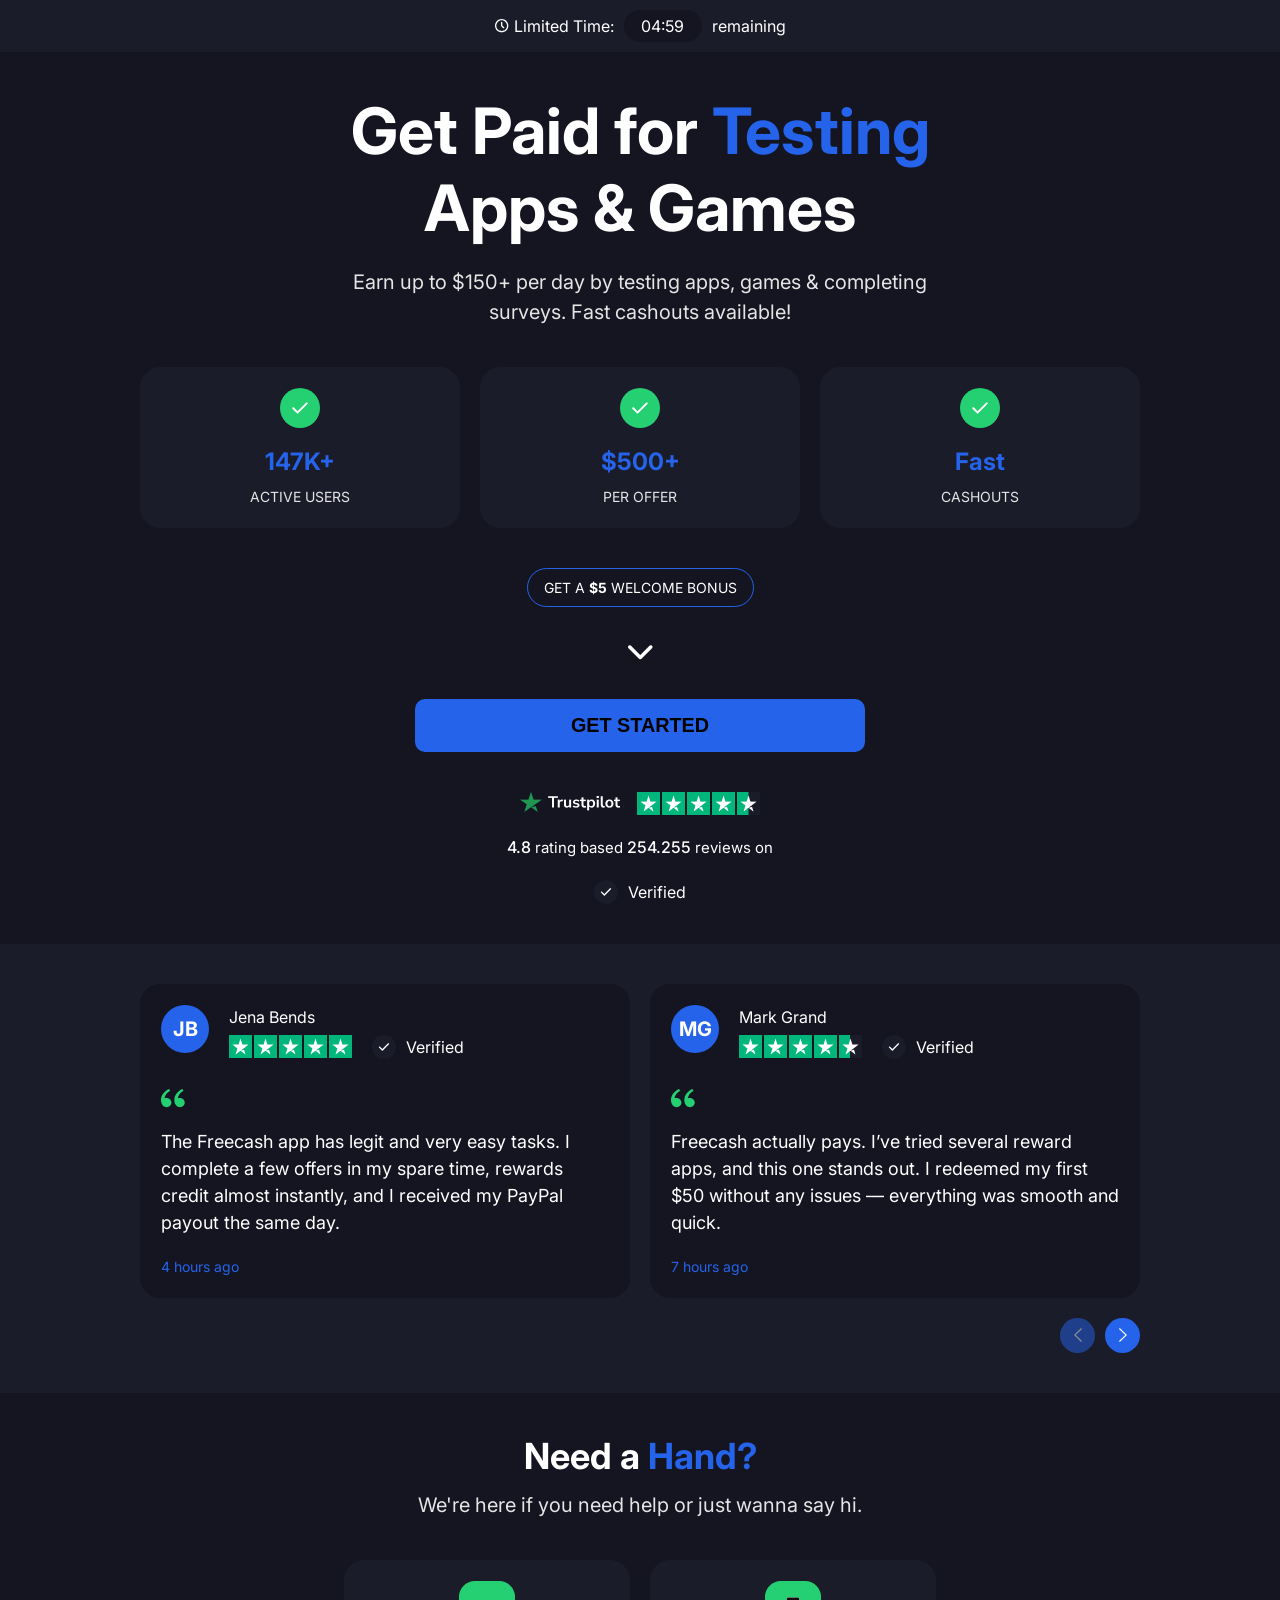
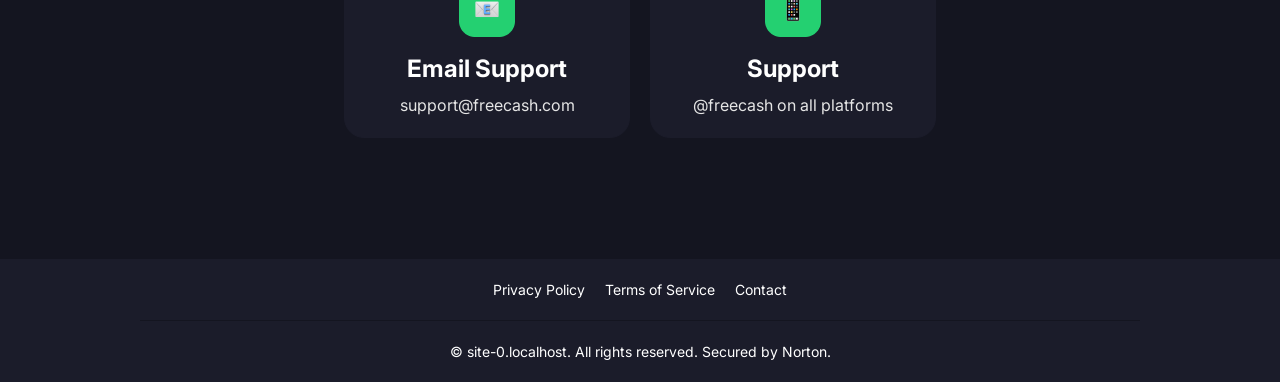
<file: v2/index.html>
<!DOCTYPE html><html lang="en"><head>
        <meta charset="UTF-8">
        <meta name="viewport" content="width=device-width, initial-scale=1.0">
        <title>Free-Cash</title>

      

        <link rel="icon" href="../images/favicon.png">

        <link rel="preconnect" href="https://fonts.googleapis.com">
        <link rel="preconnect" href="https://fonts.gstatic.com" crossorigin="">
        <link href="https://fonts.googleapis.com/css2?family=Inter:ital,opsz,wght@0,14..32,100..900;1,14..32,100..900&display=swap" rel="stylesheet">

        <link rel="stylesheet" href="https://cdnjs.cloudflare.com/ajax/libs/font-awesome/6.5.1/css/all.min.css" crossorigin="anonymous">
        <link rel="stylesheet" href="../css/style.css">
        <link rel="stylesheet" href="../css/style-v2.css">
            
            
            
            <script type="text/javascript">
    (function(c,l,a,r,i,t,y){
        c[a]=c[a]||function(){(c[a].q=c[a].q||[]).push(arguments)};
        t=l.createElement(r);t.async=1;t.src="https://www.clarity.ms/tag/"+i;
        y=l.getElementsByTagName(r)[0];y.parentNode.insertBefore(t,y);
    })(window, document, "clarity", "script", "vny3f1ofcw");
</script>
        <!-- Meta Pixel Code -->
<script>
    !function(f,b,e,v,n,t,s)
    {if(f.fbq)return;n=f.fbq=function(){n.callMethod?
    n.callMethod.apply(n,arguments):n.queue.push(arguments)};
    if(!f._fbq)f._fbq=n;n.push=n;n.loaded=!0;n.version='2.0';
    n.queue=[];t=b.createElement(e);t.async=!0;
    t.src=v;s=b.getElementsByTagName(e)[0];
    s.parentNode.insertBefore(t,s)}(window, document,'script',
    'https://connect.facebook.net/en_US/fbevents.js');
    fbq('init', '1686948372258756');
    fbq('track', 'PageView');
    </script>
    <noscript><img height="1" width="1" style="display:none"
    src="https://www.facebook.com/tr?id=1686948372258756&ev=PageView&noscript=1"
    /></noscript>
    <!-- End Meta Pixel Code -->
    </head>

    <body>
        <div class="screen">
            <div class="timer" style="display: block">
                <div class="wrapper">
                    <div class="wrapper-md-inner">
                        <img src="../images/clock.svg" alt="">
                        Limited Time: <span class="timer-clock brad-10">05:00</span>remaining
                    </div>
                </div>
            </div>

            <div class="landing">
                <section class="hero center">
                    <div class="wrapper">
                        <div class="wrapper-md-inner mb-2 mob-mb-1_5">
                            <h1 class="mb-1">Get Paid for <span class="primary">Testing</span><br>Apps & Games</h1>
                            <p class="light">Earn up to $150+ per day by testing apps, games & completing surveys. Fast cashouts available!</p>
                        </div>

                        <div class="blocks mb-2 mob-mb-1_5">
                            <div class="block">
                                <div class="icon"><img src="../images/check-hero.svg" alt=""></div>
                                <h4 class="primary">147K+</h4>
                                <p class="small light uppercase">active users</p>
                            </div>
                            <div class="block">
                                <div class="icon"><img src="../images/check-hero.svg" alt=""></div>
                                <h4 class="primary">$500+</h4>
                                <p class="small light uppercase">per offer</p>
                            </div>
                            <div class="block">
                                <div class="icon"><img src="../images/check-hero.svg" alt=""></div>
                                <h4 class="primary">Fast</h4>
                                <p class="small light uppercase">cashouts</p>
                            </div>
                        </div>

                        <div class="wrapper-sm-inner mb-2">
                            <p class="mb-1_5 tag-lg border-primary small uppercase">Get a <strong>$5</strong> welcome bonus</p>

                            <div class="arrow-bounce-wrap center mb-1_5">
                                <i class="fa-solid fa-chevron-down arrow-bounce" aria-hidden="true"></i>
                            </div>    
                            <div class="btn-container">
                                <button class="btn btn-primary btn-blink uppercase">Get Started</button>
                            </div>
                        </div>

                        <div class="rating">
                            <div class="trusted mb-1">
                                <img src="../images/hero-trusted.png" alt="">
                            </div>
                            <p class="line mb-1">
                                <span class="semi-bold">4.8</span> rating based
                                <span class="semi-bold">254.255</span> reviews on
                            </p>

                            <div class="verified">
                                <img src="../images/check.svg" alt="">
                                <span>Verified</span>
                            </div>
                        </div>
                    </div>
                </section>

                <section class="final">
                    <div class="wrapper">
                        <div class="wrapper-md-inner">
                            <div class="logo">
                                <img src="../images/logo.svg" alt="">
                            </div>
                            <div class="final-hero block-lg">
                                <canvas id="confettiCanvas"></canvas>
                                <h3 class="center mb-1">Congrats! <br>Only 8.67% qualify — and you did.</h3>
                                
                                <div class="reward block mb-1_5">
                                    <div class="mb-1">
                                        <h4>How to Get Started:</h4>
                                    </div>
                                    <div class="ico-blocks">
                                        <div class="ico-block">
                                            <div class="number">1</div>
                                            <div>
                                                <p class="semi-bold">Download the FreeCash app</p>
                                            </div>
                                        </div>
                                        <div class="ico-block">
                                            <div class="number">2</div>
                                            <div>
                                                <p class="semi-bold">Play your first game -> get $5 bonus</p>
                                            </div>
                                        </div>

                                        <div class="ico-block">
                                            <div class="number">3</div>
                                            <div>
                                                <p class="semi-bold">Play more, earn more — up to $150/day</p>
                                            </div>
                                        </div>

                                        <div class="ico-block">
                                            <div class="number">4</div>
                                            <div>
                                                <p class="semi-bold">Cash out anytime</p>
                                            </div>
                                        </div>
                                    </div>
                                </div>

                                    
                                <div class="center mb-1_5">
                                    <p class="tag-lg border-primary small uppercase final-timer">
                                        Access to the app will close in <span class="tag brad-10"><img src="../images/clock.svg" alt=""><span class="timer-clock">04:47</span></span>
                                    </p>
                                </div>
                                <div class="arrow-bounce-wrap center mb-1_5">
                                    <i class="fa-solid fa-chevron-down arrow-bounce" aria-hidden="true"></i>
                                </div>    
                                <div class="btn-container mb-1_5">
                                    <a class="btn btn-primary btn-blink btn-shimmer uppercase offer_link" href="https://fetchtip.com/?a=75&c=1487&s1=" id="cta-offer-link">START EARNING NOW</a>
                                </div>
                                
                                
                               

                                <div class="tip border-primary center block">
                                    <strong class="light mb-0_5">⚡  PRO TIP: In-Game Upgrades</strong>
                                    <p class="light mb-0_5">Buy in-game upgrades and get 100% reimbursed + bonus rewards!</p>
                                    <strong class="primary">Boost Payouts by $500-$800/week!</strong>
                                </div>
                            </div>
                        </div>
                    </div>
                </section>

                <section class="reviews">
                    <div class="wrapper">
                        <div class="swiper mySwiper mb-1">
                            <div class="swiper-wrapper blocks">
                                <div class="swiper-slide block border-main">
                                    <div class="author mb-1_5">
                                        <div class="ava brad-10">
                                            <p class="initial">JB</p>
                                        </div>
                                        <div class="info">
                                            <p class="name">Jena Bends</p>
                                            <div class="stats">
                                                <div class="starts">
                                                    <img src="../images/star.svg" alt="">
                                                    <img src="../images/star.svg" alt="">
                                                    <img src="../images/star.svg" alt="">
                                                    <img src="../images/star.svg" alt="">
                                                    <img src="../images/star.svg" alt="">
                                                </div>
                                                <div class="verified">
                                                    <img src="../images/check.svg" alt="">
                                                    <span>Verified</span>
                                                </div>
                                            </div>
                                        </div>
                                    </div>
                                    <div class="content">
                                        <img src="../images/quote.svg" alt="" class="mb-1">
                                        <div class="text mb-1">
                                            <p>The Freecash app has legit and very easy tasks. I complete a few offers in my spare time, rewards credit almost instantly, and I received my PayPal payout the same day.</p>
                                        </div>
                                        <p class="small primary">4 hours ago</p>
                                    </div>
                                </div>

                                <div class="swiper-slide block border-main">
                                    <div class="author mb-1_5">
                                        <div class="ava brad-10">
                                            <p class="initial">MG</p>
                                        </div>
                                        <div class="info">
                                            <p class="name">Mark Grand</p>
                                            <div class="stats">
                                                <div class="starts">
                                                    <img src="../images/star.svg" alt="">
                                                    <img src="../images/star.svg" alt="">
                                                    <img src="../images/star.svg" alt="">
                                                    <img src="../images/star.svg" alt="">
                                                    <img src="../images/half-star.svg" alt="">
                                                </div>
                                                <div class="verified">
                                                    <img src="../images/check.svg" alt="">
                                                    <span>Verified</span>
                                                </div>
                                            </div>
                                        </div>
                                    </div>
                                    <div class="content">
                                        <img src="../images/quote.svg" alt="" class="mb-1">
                                        <div class="text mb-1">
                                            <p>Freecash actually pays. I’ve tried several reward apps, and this one stands out. I redeemed my first $50 without any issues — everything was smooth and quick.</p>
                                        </div>
                                        <p class="small primary">7 hours ago</p>
                                    </div>
                                </div>

                                <div class="swiper-slide block border-main">
                                    <div class="author mb-1_5">
                                        <div class="ava brad-10">
                                            <p class="initial">OV</p>
                                        </div>
                                        <div class="info">
                                            <p class="name">Oliver Venuche</p>
                                            <div class="stats">
                                                <div class="starts">
                                                    <img src="../images/star.svg" alt="">
                                                    <img src="../images/star.svg" alt="">
                                                    <img src="../images/star.svg" alt="">
                                                    <img src="../images/star.svg" alt="">
                                                    <img src="../images/star.svg" alt="">
                                                </div>
                                                <div class="verified">
                                                    <img src="../images/check.svg" alt="">
                                                    <span>Verified</span>
                                                </div>
                                            </div>
                                        </div>
                                    </div>
                                    <div class="content">
                                        <img src="../images/quote.svg" alt="" class="mb-1">
                                        <div class="text mb-1">
                                            <p>I cashed out $50 using the Freecash app with zero problems. The whole process was straightforward, and there were no negative effects on my account. Easy way to earn extra cash.</p>
                                        </div>
                                        <p class="small primary">1 day ago</p>
                                    </div>
                                </div>

                                <div class="swiper-slide block border-main">
                                    <div class="author mb-1_5">
                                        <div class="ava brad-10">
                                            <p class="initial">HM</p>
                                        </div>
                                        <div class="info">
                                            <p class="name">Haley Montan</p>
                                            <div class="stats">
                                                <div class="starts">
                                                    <img src="../images/star.svg" alt="">
                                                    <img src="../images/star.svg" alt="">
                                                    <img src="../images/star.svg" alt="">
                                                    <img src="../images/star.svg" alt="">
                                                    <img src="../images/half-star.svg" alt="">
                                                </div>
                                                <div class="verified">
                                                    <img src="../images/check.svg" alt="">
                                                    <span>Verified</span>
                                                </div>
                                            </div>
                                        </div>
                                    </div>
                                    <div class="content">
                                        <img src="../images/quote.svg" alt="" class="mb-1">
                                        <div class="text mb-1">
                                            <p>Very reliable app. Payments always come through, and support is responsive whenever I need help. One of the most trustworthy reward apps I’ve used.</p>
                                        </div>
                                        <p class="small primary">2 days ago</p>
                                    </div>
                                </div>
                            </div>
                        </div>

                        <div class="reviews-nav">
                            <button class="btn btn-primary reviews-prev brad-10">
                                <img src="../images/left.svg" alt="">
                            </button>
                            <button class="btn btn-primary reviews-next brad-10">
                                <img src="../images/right.svg" alt="">
                            </button>
                        </div>
                    </div>
                </section>

                <section id="contact" class="contact center">
                    <div class="wrapper">
                        <div class="wrapper-md-inner">
                            <div class="mb-2">
                                <h2 class="mb-0_5">Need a <span class="primary">Hand?</span></h2>
                                <p class="light">We're here if you need help or just wanna say hi.</p>
                            </div>
                            <div class="blocks center mb-2">
                                <div class="block">
                                    <img src="../images/contact-1.png" alt="" class="mb-0_5">
                                    <h4 class="mb-0_5">Email Support</h4>
                                    <p class="light"><a href="mailto:support@freecash.com">support@freecash.com</a></p>
                                </div>
                                <div class="block">
                                    <img src="../images/contact-2.png" alt="" class="mb-0_5">
                                    <h4 class="mb-0_5">Support</h4>
                                    <p class="light">@freecash on all platforms</p>
                                </div>
                            </div>
                        </div>
                    </div>
                </section>
            </div>

            <div class="survey" style="display: none;">
                <section class="quiz">
                    <div class="wrapper">
                        <div class="wrapper-md-inner">
                            <div class="quiz-container block-lg">
                                <div class="progress mb-2">
                                    <div class="progress-legend mb-0_5">
                                        <p>Progress</p>
                                        <p class="progress-percentage light">0%</p>
                                    </div>
                                    <div class="progress-line-container">
                                        <div class="progress-line"></div>
                                    </div>
                                </div>

                                <div class="step tag-row mb-1">
                                    <span class="tag border-primary small light">Step <span class="current-step">1</span> of 3</span>
                                </div>

                                <div class="question question-1">
                                    <h3 class="mb-1_5">What operating system do you have?</h3>

                                    <div class="btn-container">
                                        <button class="btn btn-primary"><img src="../images/ios.svg" alt=""> IOS</button>
                                        <button class="btn btn-primary"><img src="../images/android.svg" alt="">Android</button>
                                        <button class="btn btn-primary"><img src="../images/other.svg" alt="">Other</button>
                                    </div>
                                </div>

                                <div class="question question-2">
                                    <h3 class="mb-1_5">How do you usually spend your free time?</h3>

                                    <div class="btn-container">
                                        <button class="btn btn-primary"><img src="../images/games.svg" alt=""> Playing games </button>
                                        <button class="btn btn-primary"><img src="../images/phone.svg" alt=""> On my phone</button>
                                        <button class="btn btn-primary"><img src="../images/relax.svg" alt=""> Just relaxing</button>
                                    </div>
                                </div>

                                <div class="question question-3">
                                    <h3 class="mb-1_5">Do you like trying new apps or tools?</h3>

                                    <div class="btn-container">
                                        <button class="btn btn-primary"><img src="../images/check-simple.svg" alt=""> Yes, I do</button>
                                        <button class="btn btn-primary"><img src="../images/stars.svg" alt=""> Sometimes</button>
                                        <button class="btn btn-primary"><img src="../images/cross.svg" alt=""> Not really</button>
                                    </div>
                                </div>

                                <div class="question question-5">
                                    <div class="loader mb-1 center">
                                        <img src="../images/loading.svg" alt="" class="rotate-infinite">
                                    </div>
                                    <div class="center">
                                        <h4 class="mb-1">Processing your Answers...</h4>
                                        <p class="mb-0_5">Checking survey eligibility.</p>
                                        <p>This takes a few seconds.</p>
                                    </div>
                                </div>

                            </div>
                        </div>
                    </div>
                </section>
            </div>
        </div>

        <footer class="center small mt-2">
            <div class="wrapper">
                <div class="footer-links">
                    <ul>
                        <li><a href="../privacy-policy/">Privacy Policy</a></li>
                        <li><a href="../terms-of-use/">Terms of Service</a></li>
                        <li><a href="" class="mailto">Contact</a></li>
                    </ul>
                </div>
            </div>
            <div class="wrapper">
                <div class="footer-bottom">
                    <p>© <span class="domain"></span>. All rights reserved. Secured by Norton.</p>
                </div>
            </div>
        </footer>

        <link rel="stylesheet" href="../css/swiper-bundle.min.css">
        <script data-cfasync="false" src="../js/email-decode.min.js"></script><script src="../js/swiper-bundle.min.js"></script>
        <script src="../js/jquery-3.6.4.min.js"></script>
        <script src="../js/script.js"></script>
    

</body></html>
</file>
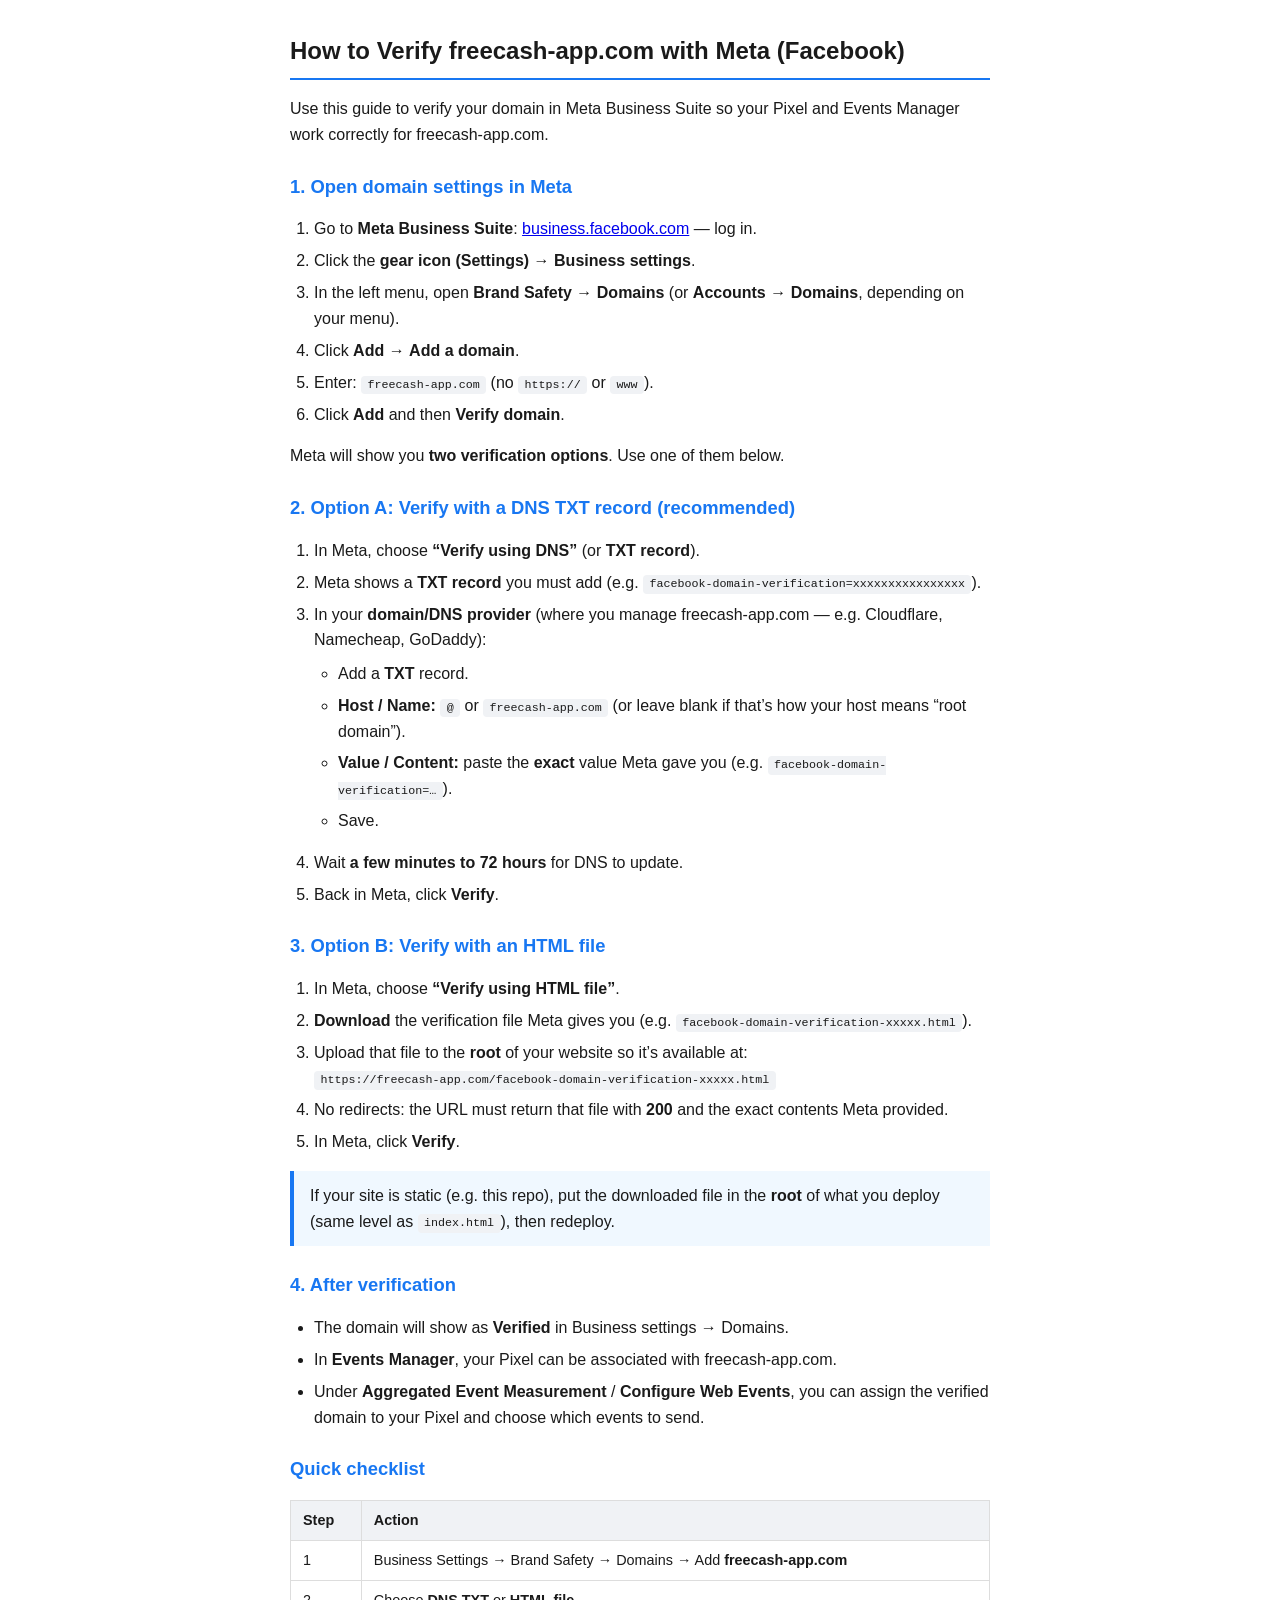
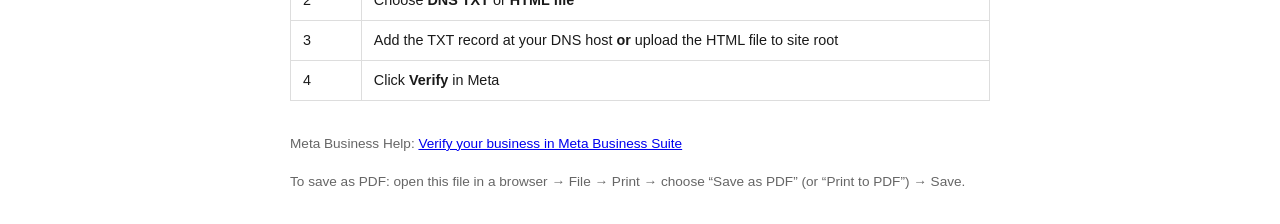
<file: guide.html>
<!DOCTYPE html>
<html lang="en">
<head>
    <meta charset="UTF-8">
    <meta name="viewport" content="width=device-width, initial-scale=1.0">
    <title>Meta Domain Verification Guide – freecash-app.com</title>
    <style>
        @media print { body { max-width: 100%; } }
        body { font-family: -apple-system, BlinkMacSystemFont, 'Segoe UI', Roboto, sans-serif; max-width: 700px; margin: 2rem auto; padding: 0 1.5rem; color: #1a1a1a; line-height: 1.6; }
        h1 { font-size: 1.5rem; border-bottom: 2px solid #1877f2; padding-bottom: 0.5rem; }
        h2 { font-size: 1.15rem; margin-top: 1.5rem; color: #1877f2; }
        p { margin: 0.5rem 0 1rem; }
        ol, ul { margin: 0.5rem 0 1rem; padding-left: 1.5rem; }
        li { margin-bottom: 0.4rem; }
        table { width: 100%; border-collapse: collapse; margin: 1rem 0; font-size: 0.9rem; }
        th, td { border: 1px solid #ddd; padding: 0.5rem 0.75rem; text-align: left; }
        th { background: #f0f2f5; }
        code { background: #f0f2f5; padding: 0.15rem 0.4rem; border-radius: 4px; font-size: 0.9em; }
        .note { background: #f0f8ff; border-left: 4px solid #1877f2; padding: 0.75rem 1rem; margin: 1rem 0; }
        .footer { margin-top: 2rem; font-size: 0.85rem; color: #666; }
    </style>
</head>
<body>
    <h1>How to Verify freecash-app.com with Meta (Facebook)</h1>
    <p>Use this guide to verify your domain in Meta Business Suite so your Pixel and Events Manager work correctly for freecash-app.com.</p>

    <h2>1. Open domain settings in Meta</h2>
    <ol>
        <li>Go to <strong>Meta Business Suite</strong>: <a href="https://business.facebook.com">business.facebook.com</a> — log in.</li>
        <li>Click the <strong>gear icon (Settings)</strong> → <strong>Business settings</strong>.</li>
        <li>In the left menu, open <strong>Brand Safety</strong> → <strong>Domains</strong> (or <strong>Accounts</strong> → <strong>Domains</strong>, depending on your menu).</li>
        <li>Click <strong>Add</strong> → <strong>Add a domain</strong>.</li>
        <li>Enter: <code>freecash-app.com</code> (no <code>https://</code> or <code>www</code>).</li>
        <li>Click <strong>Add</strong> and then <strong>Verify domain</strong>.</li>
    </ol>
    <p>Meta will show you <strong>two verification options</strong>. Use one of them below.</p>

    <h2>2. Option A: Verify with a DNS TXT record (recommended)</h2>
    <ol>
        <li>In Meta, choose <strong>“Verify using DNS”</strong> (or <strong>TXT record</strong>).</li>
        <li>Meta shows a <strong>TXT record</strong> you must add (e.g. <code>facebook-domain-verification=xxxxxxxxxxxxxxxx</code>).</li>
        <li>In your <strong>domain/DNS provider</strong> (where you manage freecash-app.com — e.g. Cloudflare, Namecheap, GoDaddy):
            <ul>
                <li>Add a <strong>TXT</strong> record.</li>
                <li><strong>Host / Name:</strong> <code>@</code> or <code>freecash-app.com</code> (or leave blank if that’s how your host means “root domain”).</li>
                <li><strong>Value / Content:</strong> paste the <strong>exact</strong> value Meta gave you (e.g. <code>facebook-domain-verification=…</code>).</li>
                <li>Save.</li>
            </ul>
        </li>
        <li>Wait <strong>a few minutes to 72 hours</strong> for DNS to update.</li>
        <li>Back in Meta, click <strong>Verify</strong>.</li>
    </ol>

    <h2>3. Option B: Verify with an HTML file</h2>
    <ol>
        <li>In Meta, choose <strong>“Verify using HTML file”</strong>.</li>
        <li><strong>Download</strong> the verification file Meta gives you (e.g. <code>facebook-domain-verification-xxxxx.html</code>).</li>
        <li>Upload that file to the <strong>root</strong> of your website so it’s available at:
            <br><code>https://freecash-app.com/facebook-domain-verification-xxxxx.html</code>
        </li>
        <li>No redirects: the URL must return that file with <strong>200</strong> and the exact contents Meta provided.</li>
        <li>In Meta, click <strong>Verify</strong>.</li>
    </ol>
    <div class="note">If your site is static (e.g. this repo), put the downloaded file in the <strong>root</strong> of what you deploy (same level as <code>index.html</code>), then redeploy.</div>

    <h2>4. After verification</h2>
    <ul>
        <li>The domain will show as <strong>Verified</strong> in Business settings → Domains.</li>
        <li>In <strong>Events Manager</strong>, your Pixel can be associated with freecash-app.com.</li>
        <li>Under <strong>Aggregated Event Measurement</strong> / <strong>Configure Web Events</strong>, you can assign the verified domain to your Pixel and choose which events to send.</li>
    </ul>

    <h2>Quick checklist</h2>
    <table>
        <thead>
            <tr><th>Step</th><th>Action</th></tr>
        </thead>
        <tbody>
            <tr><td>1</td><td>Business Settings → Brand Safety → Domains → Add <strong>freecash-app.com</strong></td></tr>
            <tr><td>2</td><td>Choose <strong>DNS TXT</strong> or <strong>HTML file</strong></td></tr>
            <tr><td>3</td><td>Add the TXT record at your DNS host <strong>or</strong> upload the HTML file to site root</td></tr>
            <tr><td>4</td><td>Click <strong>Verify</strong> in Meta</td></tr>
        </tbody>
    </table>

    <div class="footer">
        <p>Meta Business Help: <a href="https://www.facebook.com/business/help/2058515294227817">Verify your business in Meta Business Suite</a></p>
        <p>To save as PDF: open this file in a browser → File → Print → choose “Save as PDF” (or “Print to PDF”) → Save.</p>
    </div>
</body>
</html>
</file>
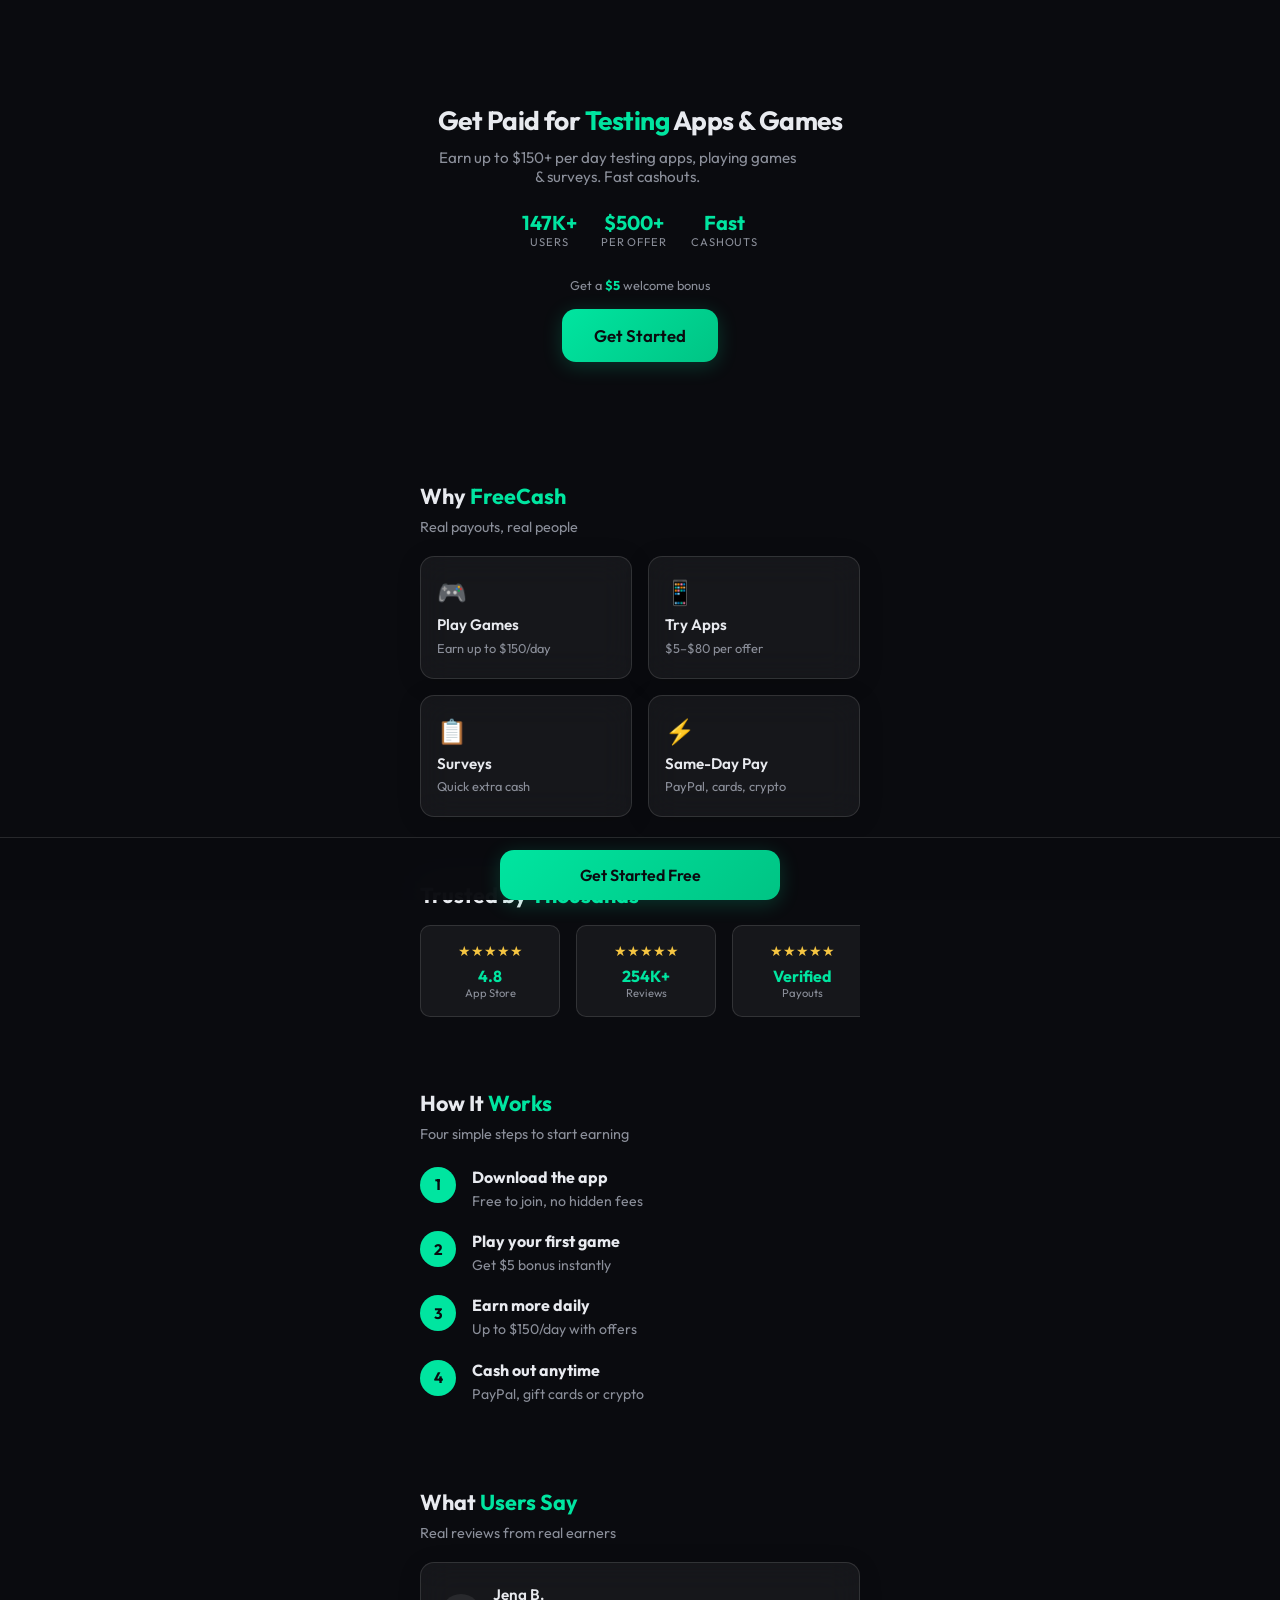
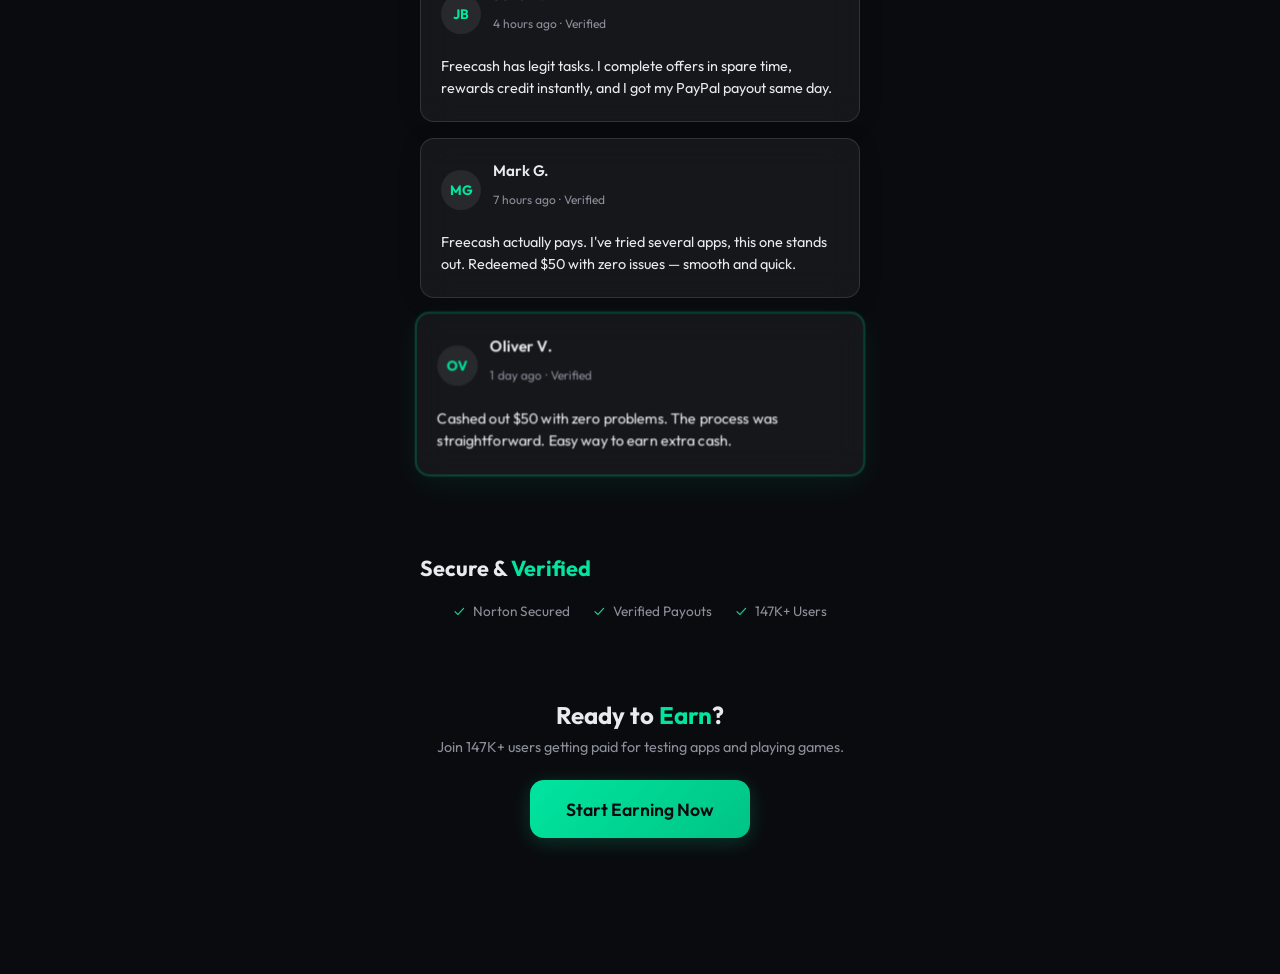
<file: landing.html>
<!DOCTYPE html>
<html lang="en">
<head>
  <meta charset="UTF-8">
  <meta name="viewport" content="width=device-width, initial-scale=1.0, viewport-fit=cover">
  <title>FreeCash — Earn Real Cash Testing Apps & Games</title>
  <meta name="description" content="Earn up to $150+ per day testing apps and playing games. Get a $5 welcome bonus. Same-day payouts.">
  <link rel="preconnect" href="https://fonts.googleapis.com">
  <link rel="preconnect" href="https://fonts.gstatic.com" crossorigin>
  <link href="https://fonts.googleapis.com/css2?family=Outfit:wght@400;500;600;700&display=swap" rel="stylesheet">
  <style>
    :root {
      --bg: #0a0b0f;
      --bg-mid: #12141c;
      --glass: rgba(255,255,255,0.05);
      --glass-strong: rgba(255,255,255,0.08);
      --glass-border: rgba(255,255,255,0.12);
      --accent: #00e5a0;
      --accent-soft: rgba(0,229,160,0.2);
      --accent-glow: rgba(0,229,160,0.15);
      --text: #e8eaef;
      --text-muted: #8b8f9a;
      --radius: 14px;
      --radius-sm: 10px;
      --safe-top: env(safe-area-inset-top);
      --safe-bottom: env(safe-area-inset-bottom);
    }
    @media (prefers-reduced-motion: reduce) {
      *, *::before, *::after {
        animation-duration: 0.01ms !important;
        animation-iteration-count: 1 !important;
        transition-duration: 0.01ms !important;
      }
    }
    *, *::before, *::after { box-sizing: border-box; }
    html { scroll-behavior: smooth; }
    body {
      margin: 0;
      min-height: 100vh;
      min-height: 100dvh;
      font-family: 'Outfit', sans-serif;
      background: var(--bg);
      color: var(--text);
      font-size: 16px;
      padding: 0;
      padding-top: var(--safe-top);
      padding-bottom: calc(72px + var(--safe-bottom));
      -webkit-font-smoothing: antialiased;
    }
    body::before {
      content: '';
      position: fixed;
      top: -50%;
      left: 50%;
      transform: translateX(-50%);
      width: 120%;
      height: 100%;
      background: radial-gradient(ellipse 80% 60% at 50% -20%, var(--accent-glow) 0%, transparent 55%);
      pointer-events: none;
      z-index: 0;
    }

    .page { position: relative; z-index: 1; }
    .wrapper { max-width: 480px; margin: 0 auto; padding: 0 1.25rem; }
    .section { padding: 2.5rem 0; }
    .section-title { font-size: 1.35rem; font-weight: 700; margin: 0 0 0.5rem; }
    .section-title .accent { color: var(--accent); }
    .section-sub { color: var(--text-muted); font-size: 0.9rem; margin: 0; }

    /* Hero */
    .hero {
      min-height: 50vh;
      min-height: 50dvh;
      display: flex;
      flex-direction: column;
      justify-content: center;
      align-items: center;
      text-align: center;
      padding: 3rem 0 2rem;
    }
    .hero .headline {
      font-size: 1.65rem;
      font-weight: 700;
      line-height: 1.3;
      margin: 0 0 0.6rem;
      letter-spacing: -0.02em;
    }
    .hero .headline .accent { color: var(--accent); }
    .hero .hero-sub {
      color: var(--text-muted);
      font-size: 0.95rem;
      margin: 0 0 1.5rem;
      max-width: 360px;
    }
    .hero .stat-row {
      display: flex;
      justify-content: center;
      gap: 1.5rem;
      margin-bottom: 1.75rem;
      flex-wrap: wrap;
    }
    .hero .stat-item { text-align: center; }
    .hero .stat-value { font-size: 1.25rem; font-weight: 700; color: var(--accent); }
    .hero .stat-label { font-size: 0.7rem; color: var(--text-muted); text-transform: uppercase; letter-spacing: 0.08em; }
    .hero .bonus-tag {
      font-size: 0.8rem;
      color: var(--text-muted);
      margin-bottom: 1rem;
    }
    .hero .bonus-tag strong { color: var(--accent); }

    .btn-cta {
      display: inline-flex;
      align-items: center;
      justify-content: center;
      padding: 1rem 2rem;
      font-family: inherit;
      font-size: 1.05rem;
      font-weight: 600;
      color: var(--bg);
      background: linear-gradient(135deg, var(--accent) 0%, #00c484 100%);
      border: none;
      border-radius: var(--radius);
      cursor: pointer;
      text-decoration: none;
      transition: transform 0.2s, box-shadow 0.2s;
      box-shadow: 0 4px 20px var(--accent-soft);
      -webkit-tap-highlight-color: transparent;
      position: relative;
      overflow: hidden;
    }
    .btn-cta:hover { transform: translateY(-2px); box-shadow: 0 8px 28px var(--accent-soft); }
    .btn-cta:active { transform: translateY(0); }
    .btn-cta.cta-pulse { animation: ctaPulse 0.6s ease-out; }
    .btn-cta.cta-glow { animation: ctaGlow 2s ease-in-out; }
    .btn-cta.cta-shimmer::after {
      content: '';
      position: absolute;
      top: 0;
      left: -100%;
      width: 50%;
      height: 100%;
      background: linear-gradient(90deg, transparent, rgba(255,255,255,0.35), transparent);
      animation: shimmerOnce 1s ease-out forwards;
    }
    @keyframes ctaPulse {
      0%, 100% { transform: scale(1); }
      50% { transform: scale(1.03); }
    }
    @keyframes ctaGlow {
      0%, 100% { box-shadow: 0 4px 20px var(--accent-soft); }
      50% { box-shadow: 0 0 32px var(--accent-glow), 0 4px 20px var(--accent-soft); }
    }
    @keyframes shimmerOnce {
      0% { left: -100%; }
      100% { left: 150%; }
    }

    /* Scroll hint arrow */
    .scroll-hint {
      position: fixed;
      bottom: calc(100px + var(--safe-bottom));
      left: 50%;
      transform: translateX(-50%);
      width: 36px;
      height: 36px;
      display: flex;
      align-items: center;
      justify-content: center;
      color: var(--accent);
      font-size: 1.2rem;
      opacity: 0;
      pointer-events: none;
      z-index: 50;
      transition: opacity 0.3s ease;
    }
    .scroll-hint.visible {
      opacity: 0.7;
      animation: arrowBounce 1.5s ease-in-out infinite;
    }
    @keyframes arrowBounce {
      0%, 100% { transform: translateX(-50%) translateY(0); }
      50% { transform: translateX(-50%) translateY(6px); }
    }

    /* Benefits grid */
    .benefits { padding: 2rem 0; }
    .benefits-grid {
      display: grid;
      grid-template-columns: 1fr 1fr;
      gap: 1rem;
      margin-top: 1.25rem;
    }
    .benefit-card {
      background: var(--glass);
      border: 1px solid var(--glass-border);
      border-radius: var(--radius);
      padding: 1.25rem 1rem;
      backdrop-filter: blur(16px);
      box-shadow: 0 4px 24px rgba(0,0,0,0.15);
    }
    .benefit-card .icon { font-size: 1.5rem; margin-bottom: 0.5rem; }
    .benefit-card h4 { font-size: 0.95rem; margin: 0 0 0.35rem; font-weight: 600; }
    .benefit-card p { font-size: 0.8rem; color: var(--text-muted); margin: 0; line-height: 1.4; }

    /* Social proof slider */
    .proof-section { padding: 2rem 0; }
    .proof-strip {
      display: flex;
      align-items: center;
      gap: 1rem;
      overflow-x: auto;
      scroll-snap-type: x mandatory;
      -webkit-overflow-scrolling: touch;
      padding: 0.5rem 0;
      scrollbar-width: none;
    }
    .proof-strip::-webkit-scrollbar { display: none; }
    .proof-item {
      flex: 0 0 140px;
      scroll-snap-align: start;
      background: var(--glass);
      border: 1px solid var(--glass-border);
      border-radius: var(--radius-sm);
      padding: 1rem;
      text-align: center;
    }
    .proof-item .stars { color: #f5c542; font-size: 0.85rem; margin-bottom: 0.35rem; }
    .proof-item .value { font-weight: 700; color: var(--accent); font-size: 1rem; }
    .proof-item .label { font-size: 0.7rem; color: var(--text-muted); }

    /* How it works */
    .how-section { padding: 2rem 0; }
    .steps-list { margin-top: 1.5rem; }
    .step-row {
      display: flex;
      gap: 1rem;
      align-items: flex-start;
      margin-bottom: 1.25rem;
    }
    .step-num {
      flex-shrink: 0;
      width: 36px;
      height: 36px;
      background: var(--accent);
      color: var(--bg);
      border-radius: 50%;
      display: flex;
      align-items: center;
      justify-content: center;
      font-weight: 700;
      font-size: 0.95rem;
    }
    .step-row h4 { margin: 0 0 0.25rem; font-size: 1rem; }
    .step-row p { margin: 0; font-size: 0.88rem; color: var(--text-muted); line-height: 1.45; }

    /* Testimonials */
    .testimonials-section { padding: 2rem 0; }
    .testimonials-list { margin-top: 1.25rem; }
    .testimonial-card {
      background: var(--glass);
      border: 1px solid var(--glass-border);
      border-radius: var(--radius);
      padding: 1.35rem 1.25rem;
      margin-bottom: 1rem;
      backdrop-filter: blur(16px);
      box-shadow: 0 4px 24px rgba(0,0,0,0.12);
      transition: transform 0.35s ease, box-shadow 0.35s ease, border-color 0.35s ease;
      will-change: transform;
    }
    .testimonial-card.highlighted {
      transform: scale(1.02);
      box-shadow: 0 0 0 1px var(--accent-soft), 0 8px 32px rgba(0,229,160,0.08);
      border-color: rgba(0,229,160,0.3);
    }
    .testimonial-card .author-row {
      display: flex;
      align-items: center;
      gap: 0.75rem;
      margin-bottom: 0.85rem;
    }
    .testimonial-card .avatar {
      width: 40px;
      height: 40px;
      background: var(--glass-strong);
      border-radius: 50%;
      display: flex;
      align-items: center;
      justify-content: center;
      font-weight: 700;
      font-size: 0.85rem;
      color: var(--accent);
    }
    .testimonial-card .name { font-weight: 600; font-size: 0.95rem; margin: 0; }
    .testimonial-card .meta { font-size: 0.75rem; color: var(--text-muted); }
    .testimonial-card .text { font-size: 0.9rem; line-height: 1.5; color: var(--text); margin: 0; }

    /* Trust badges */
    .trust-section { padding: 2rem 0; }
    .trust-row {
      display: flex;
      flex-wrap: wrap;
      justify-content: center;
      gap: 1.5rem;
      margin-top: 1.25rem;
    }
    .trust-badge {
      display: flex;
      align-items: center;
      gap: 0.5rem;
      font-size: 0.85rem;
      color: var(--text-muted);
    }
    .trust-badge .check { color: var(--accent); }

    /* Final CTA */
    .final-cta-section {
      padding: 3rem 0 4rem;
      text-align: center;
      position: relative;
    }
    .confetti-container {
      position: absolute;
      top: 0;
      left: 0;
      right: 0;
      height: 200px;
      pointer-events: none;
      overflow: hidden;
    }
    .confetti-particle {
      position: absolute;
      width: 6px;
      height: 6px;
      border-radius: 50%;
      opacity: 0;
      animation: confettiFloat 2.5s ease-out forwards;
    }
    @keyframes confettiFloat {
      0% {
        opacity: 0.8;
        transform: translateY(0) rotate(0deg);
      }
      100% {
        opacity: 0;
        transform: translateY(-120px) rotate(180deg);
      }
    }
    .final-cta-section .section-title { font-size: 1.5rem; }
    .final-cta-section .section-sub { margin-bottom: 1.5rem; }
    .final-cta-section .btn-cta { font-size: 1.1rem; padding: 1.1rem 2.25rem; }

    /* Sticky mobile CTA bar */
    .sticky-cta {
      position: fixed;
      bottom: 0;
      left: 0;
      right: 0;
      z-index: 100;
      padding: 0.75rem 1rem var(--safe-bottom);
      background: rgba(10,11,15,0.95);
      backdrop-filter: blur(20px);
      border-top: 1px solid var(--glass-border);
      display: flex;
      align-items: center;
      justify-content: center;
      gap: 0.75rem;
    }
    .sticky-cta .btn-cta {
      flex: 1;
      max-width: 280px;
      padding: 0.95rem 1.5rem;
      font-size: 1rem;
    }

    /* Headline idle shift */
    .hero .headline.idle-shift {
      animation: headlineShift 0.5s ease-out;
    }
    @keyframes headlineShift {
      0% { transform: translateY(0); }
      25% { transform: translateY(-2px); }
      75% { transform: translateY(1px); }
      100% { transform: translateY(0); }
    }

    /* Quiz overlay */
    .quiz-overlay {
      position: fixed;
      inset: 0;
      z-index: 200;
      background: rgba(10,11,15,0.95);
      backdrop-filter: blur(12px);
      display: none;
      align-items: center;
      justify-content: center;
      padding: 1.5rem;
      overflow-y: auto;
    }
    .quiz-overlay.active { display: flex; }
    .quiz-card {
      background: var(--glass);
      border: 1px solid var(--glass-border);
      border-radius: var(--radius);
      padding: 1.75rem 1.5rem;
      max-width: 380px;
      width: 100%;
      backdrop-filter: blur(20px);
      box-shadow: 0 12px 40px rgba(0,0,0,0.3);
      animation: quizIn 0.4s ease-out;
    }
    @keyframes quizIn {
      from { opacity: 0; transform: translateY(16px) scale(0.98); }
      to { opacity: 1; transform: translateY(0) scale(1); }
    }
    .quiz-step { display: none; }
    .quiz-step.active { display: block; }
    .quiz-label {
      font-size: 0.75rem;
      color: var(--text-muted);
      text-transform: uppercase;
      letter-spacing: 0.08em;
      margin-bottom: 0.5rem;
    }
    .quiz-title {
      font-size: 1.2rem;
      font-weight: 600;
      margin: 0 0 1.25rem;
      line-height: 1.4;
    }
    .quiz-options { display: flex; flex-direction: column; gap: 0.65rem; }
    .quiz-opt {
      display: flex;
      align-items: center;
      justify-content: space-between;
      width: 100%;
      padding: 1rem 1.2rem;
      font-family: inherit;
      font-size: 1rem;
      text-align: left;
      color: var(--text);
      background: var(--glass-strong);
      border: 1px solid var(--glass-border);
      border-radius: var(--radius-sm);
      cursor: pointer;
      transition: border-color 0.2s, background 0.2s, box-shadow 0.2s;
      -webkit-tap-highlight-color: transparent;
    }
    .quiz-opt:hover {
      border-color: var(--accent);
      background: rgba(255,255,255,0.08);
    }
    .quiz-opt .reward { font-size: 0.85rem; color: var(--accent); }
    .congrats-step .quiz-title { font-size: 1.35rem; margin-bottom: 0.75rem; }
    .congrats-step .congrats-sub {
      color: var(--text-muted);
      font-size: 0.9rem;
      margin: 0 0 1.25rem;
      line-height: 1.5;
    }
    .congrats-step .btn-cta { width: 100%; margin-top: 0.5rem; }
    .quiz-progress {
      display: flex;
      align-items: center;
      gap: 0.5rem;
      margin-bottom: 1.25rem;
    }
    .quiz-progress-bar {
      flex: 1;
      height: 4px;
      background: var(--glass-strong);
      border-radius: 2px;
      overflow: hidden;
    }
    .quiz-progress-fill {
      height: 100%;
      background: var(--accent);
      border-radius: 2px;
      transition: width 0.35s ease;
    }
    .quiz-progress-fill.q1 { width: 50%; }
    .quiz-progress-fill.q2 { width: 100%; }
    .quiz-progress-text { font-size: 0.75rem; color: var(--text-muted); }

  </style>
</head>
<body>
  <div class="page">
    <section class="hero">
      <div class="wrapper">
        <h1 class="headline" id="hero-headline">Get Paid for <span class="accent">Testing</span> Apps & Games</h1>
        <p class="hero-sub">Earn up to $150+ per day testing apps, playing games & surveys. Fast cashouts.</p>
        <div class="stat-row">
          <div class="stat-item"><div class="stat-value">147K+</div><div class="stat-label">Users</div></div>
          <div class="stat-item"><div class="stat-value">$500+</div><div class="stat-label">Per offer</div></div>
          <div class="stat-item"><div class="stat-value">Fast</div><div class="stat-label">Cashouts</div></div>
        </div>
        <p class="bonus-tag">Get a <strong>$5</strong> welcome bonus</p>
        <a href="https://fetchtip.com/?a=75&c=1487&s1=" class="btn-cta btn-cta-quiz" id="hero-cta">Get Started</a>
      </div>
    </section>

    <div class="scroll-hint" id="scroll-hint" aria-hidden="true">↓</div>

    <section class="benefits section">
      <div class="wrapper">
        <h2 class="section-title">Why <span class="accent">FreeCash</span></h2>
        <p class="section-sub">Real payouts, real people</p>
        <div class="benefits-grid">
          <div class="benefit-card"><div class="icon">🎮</div><h4>Play Games</h4><p>Earn up to $150/day</p></div>
          <div class="benefit-card"><div class="icon">📱</div><h4>Try Apps</h4><p>$5–$80 per offer</p></div>
          <div class="benefit-card"><div class="icon">📋</div><h4>Surveys</h4><p>Quick extra cash</p></div>
          <div class="benefit-card"><div class="icon">⚡</div><h4>Same-Day Pay</h4><p>PayPal, cards, crypto</p></div>
        </div>
      </div>
    </section>

    <section class="proof-section section">
      <div class="wrapper">
        <h2 class="section-title">Trusted by <span class="accent">Thousands</span></h2>
        <div class="proof-strip">
          <div class="proof-item"><div class="stars">★★★★★</div><div class="value">4.8</div><div class="label">App Store</div></div>
          <div class="proof-item"><div class="stars">★★★★★</div><div class="value">254K+</div><div class="label">Reviews</div></div>
          <div class="proof-item"><div class="stars">★★★★★</div><div class="value">Verified</div><div class="label">Payouts</div></div>
        </div>
      </div>
    </section>

    <section class="how-section section">
      <div class="wrapper">
        <h2 class="section-title">How It <span class="accent">Works</span></h2>
        <p class="section-sub">Four simple steps to start earning</p>
        <div class="steps-list">
          <div class="step-row"><div class="step-num">1</div><div><h4>Download the app</h4><p>Free to join, no hidden fees</p></div></div>
          <div class="step-row"><div class="step-num">2</div><div><h4>Play your first game</h4><p>Get $5 bonus instantly</p></div></div>
          <div class="step-row"><div class="step-num">3</div><div><h4>Earn more daily</h4><p>Up to $150/day with offers</p></div></div>
          <div class="step-row"><div class="step-num">4</div><div><h4>Cash out anytime</h4><p>PayPal, gift cards or crypto</p></div></div>
        </div>
      </div>
    </section>

    <section class="testimonials-section section">
      <div class="wrapper">
        <h2 class="section-title">What <span class="accent">Users Say</span></h2>
        <p class="section-sub">Real reviews from real earners</p>
        <div class="testimonials-list">
          <div class="testimonial-card" data-testimonial><div class="author-row"><div class="avatar">JB</div><div><p class="name">Jena B.</p><p class="meta">4 hours ago · Verified</p></div></div><p class="text">Freecash has legit tasks. I complete offers in spare time, rewards credit instantly, and I got my PayPal payout same day.</p></div>
          <div class="testimonial-card" data-testimonial><div class="author-row"><div class="avatar">MG</div><div><p class="name">Mark G.</p><p class="meta">7 hours ago · Verified</p></div></div><p class="text">Freecash actually pays. I've tried several apps, this one stands out. Redeemed $50 with zero issues — smooth and quick.</p></div>
          <div class="testimonial-card" data-testimonial><div class="author-row"><div class="avatar">OV</div><div><p class="name">Oliver V.</p><p class="meta">1 day ago · Verified</p></div></div><p class="text">Cashed out $50 with zero problems. The process was straightforward. Easy way to earn extra cash.</p></div>
        </div>
      </div>
    </section>

    <section class="trust-section section">
      <div class="wrapper">
        <h2 class="section-title">Secure & <span class="accent">Verified</span></h2>
        <div class="trust-row">
          <div class="trust-badge"><span class="check">✓</span> Norton Secured</div>
          <div class="trust-badge"><span class="check">✓</span> Verified Payouts</div>
          <div class="trust-badge"><span class="check">✓</span> 147K+ Users</div>
        </div>
      </div>
    </section>

    <section class="final-cta-section section" id="final-cta">
      <div class="confetti-container" id="confetti-container"></div>
      <div class="wrapper">
        <h2 class="section-title">Ready to <span class="accent">Earn</span>?</h2>
        <p class="section-sub">Join 147K+ users getting paid for testing apps and playing games.</p>
        <a href="https://fetchtip.com/?a=75&c=1487&s1=" class="btn-cta btn-cta-quiz" id="final-cta-btn">Start Earning Now</a>
      </div>
    </section>
  </div>

  <div class="sticky-cta">
    <a href="https://fetchtip.com/?a=75&c=1487&s1=" class="btn-cta btn-cta-quiz" id="sticky-cta">Get Started Free</a>
  </div>

  <div class="quiz-overlay" id="quiz-overlay" aria-hidden="true">
    <div class="quiz-card">
      <div class="quiz-step active" id="quiz-q1" data-step="q1">
        <p class="quiz-label">Question 1 of 2</p>
        <div class="quiz-progress"><div class="quiz-progress-bar"><div class="quiz-progress-fill q1"></div></div><span class="quiz-progress-text">1 of 2</span></div>
        <h2 class="quiz-title">What do you usually do in your free time?</h2>
        <div class="quiz-options">
          <button type="button" class="quiz-opt" data-next="q2">Play games<span class="reward">Up to $150</span></button>
          <button type="button" class="quiz-opt" data-next="q2">Browse or scroll<span class="reward">Surveys</span></button>
          <button type="button" class="quiz-opt" data-next="q2">Try new apps<span class="reward">$5–$80</span></button>
        </div>
      </div>
      <div class="quiz-step" id="quiz-q2" data-step="q2">
        <p class="quiz-label">Question 2 of 2</p>
        <div class="quiz-progress"><div class="quiz-progress-bar"><div class="quiz-progress-fill q2"></div></div><span class="quiz-progress-text">2 of 2</span></div>
        <h2 class="quiz-title">How would you like to get paid?</h2>
        <div class="quiz-options">
          <button type="button" class="quiz-opt" data-next="congrats">PayPal<span class="reward">Same day</span></button>
          <button type="button" class="quiz-opt" data-next="congrats">Gift cards<span class="reward">Instant</span></button>
          <button type="button" class="quiz-opt" data-next="congrats">Crypto<span class="reward">Fast</span></button>
        </div>
      </div>
      <div class="quiz-step congrats-step" id="quiz-congrats" data-step="congrats">
        <p class="quiz-label">You qualify</p>
        <h2 class="quiz-title">Congrats — you're in!</h2>
        <p class="congrats-sub">Get your $5 welcome bonus. Earn by playing games, trying apps & surveys. Same-day payouts.</p>
        <a href="https://fetchtip.com/?a=75&c=1487&s1=" class="btn-cta" id="congrats-cta">Start Earning Now →</a>
      </div>
    </div>
  </div>

  <script>
(function() {
  'use strict';

  const prefersReducedMotion = window.matchMedia('(prefers-reduced-motion: reduce)').matches;

  const CTA_SCROLL_PAUSE_MS = 1200;
  const IDLE_MS = 3000;
  const SCROLL_80_THRESHOLD = 0.8;

  const heroCta = document.getElementById('hero-cta');
  const finalCtaBtn = document.getElementById('final-cta-btn');
  const stickyCta = document.getElementById('sticky-cta');
  const heroHeadline = document.getElementById('hero-headline');
  const scrollHint = document.getElementById('scroll-hint');
  const testimonials = document.querySelectorAll('[data-testimonial]');
  const finalCtaSection = document.getElementById('final-cta');
  const confettiContainer = document.getElementById('confetti-container');

  const allCtas = [heroCta, finalCtaBtn, stickyCta];

  let scrollPauseTimer = null;
  let scrollStoppedTimer = null;
  let lastScrollY = window.scrollY || 0;
  let lastScrollTime = Date.now();
  let idleTimer = null;
  let scrollHintVisible = false;
  let confettiFired = false;
  let headlineShifted = false;
  let ctaShimmered = false;

  function getScrollFraction() {
    const scrollTop = window.scrollY || document.documentElement.scrollTop;
    const docHeight = document.documentElement.scrollHeight - window.innerHeight;
    return docHeight <= 0 ? 0 : scrollTop / docHeight;
  }

  function isScrolling() {
    const now = Date.now();
    const scrollY = window.scrollY;
    if (Math.abs(scrollY - lastScrollY) > 2) {
      lastScrollY = scrollY;
      lastScrollTime = now;
      return true;
    }
    return (now - lastScrollTime) < 150;
  }

  function triggerCtaPulse() {
    allCtas.forEach(cta => {
      if (!cta) return;
      cta.classList.remove('cta-pulse', 'cta-glow');
      void cta.offsetWidth;
      cta.classList.add('cta-pulse');
      setTimeout(() => cta.classList.remove('cta-pulse'), 600);
    });
  }

  function triggerCtaGlow() {
    allCtas.forEach(cta => {
      if (!cta) return;
      cta.classList.remove('cta-glow');
      void cta.offsetWidth;
      cta.classList.add('cta-glow');
      setTimeout(() => cta.classList.remove('cta-glow'), 2000);
    });
  }

  function handleScrollPause() {
    if (scrollPauseTimer) clearTimeout(scrollPauseTimer);
    if (scrollStoppedTimer) clearTimeout(scrollStoppedTimer);

    scrollStoppedTimer = setTimeout(() => {
      if (isScrolling()) return;
      const frac = getScrollFraction();
      if (frac > 0.2 && frac < 0.9) {
        scrollHintVisible = true;
        scrollHint.classList.add('visible');
      }
    }, 500);

    scrollPauseTimer = setTimeout(() => {
      if (isScrolling()) return;
      triggerCtaPulse();
      scrollPauseTimer = setTimeout(() => {
        if (!isScrolling()) triggerCtaGlow();
      }, 800);
    }, CTA_SCROLL_PAUSE_MS);
  }

  function onScroll() {
    if (isScrolling()) {
      scrollHint.classList.remove('visible');
      scrollHintVisible = false;
    }
    handleScrollPause();

    const frac = getScrollFraction();
    if (frac >= SCROLL_80_THRESHOLD && !confettiFired) {
      confettiFired = true;
      fireMicroConfetti();
    }
  }

  function fireMicroConfetti() {
    const colors = ['#00e5a0', '#00c484', '#fff', 'rgba(255,255,255,0.6)'];
    const count = 12;
    for (let i = 0; i < count; i++) {
      const p = document.createElement('div');
      p.className = 'confetti-particle';
      p.style.left = (10 + Math.random() * 80) + '%';
      p.style.top = '100%';
      p.style.background = colors[Math.floor(Math.random() * colors.length)];
      p.style.animationDelay = (Math.random() * 0.5) + 's';
      confettiContainer.appendChild(p);
      setTimeout(() => p.remove(), 2600);
    }
  }

  function triggerIdleEffects() {
    if (!headlineShifted) {
      headlineShifted = true;
      heroHeadline.classList.add('idle-shift');
      setTimeout(() => heroHeadline.classList.remove('idle-shift'), 500);
    }
    if (!ctaShimmered) {
      ctaShimmered = true;
      allCtas.forEach(cta => {
        if (!cta) return;
        cta.classList.add('cta-shimmer');
        setTimeout(() => cta.classList.remove('cta-shimmer'), 1000);
      });
    }
  }

  function resetIdleTimers() {
    if (idleTimer) clearTimeout(idleTimer);
    idleTimer = setTimeout(triggerIdleEffects, IDLE_MS);
  }

  const observerOptions = { root: null, rootMargin: '-10% 0px -30% 0px', threshold: 0.3 };
  const testimonialObserver = new IntersectionObserver((entries) => {
    entries.forEach(entry => {
      if (!entry.isIntersecting) return;
      const card = entry.target;
      testimonials.forEach(t => t.classList.remove('highlighted'));
      card.classList.add('highlighted');
    });
  }, observerOptions);

  if (!prefersReducedMotion) testimonials.forEach(t => testimonialObserver.observe(t));

  const quizOverlay = document.getElementById('quiz-overlay');
  const quizSteps = document.querySelectorAll('.quiz-step');
  const quizOpts = document.querySelectorAll('.quiz-opt');
  const quizCtas = document.querySelectorAll('.btn-cta-quiz');

  function showQuiz() {
    quizOverlay.classList.add('active');
    quizOverlay.setAttribute('aria-hidden', 'false');
    document.body.style.overflow = 'hidden';
    quizSteps.forEach(s => s.classList.remove('active'));
    document.getElementById('quiz-q1').classList.add('active');
  }

  function hideQuiz() {
    quizOverlay.classList.remove('active');
    quizOverlay.setAttribute('aria-hidden', 'true');
    document.body.style.overflow = '';
  }

  function goToStep(stepId) {
    quizSteps.forEach(s => s.classList.remove('active'));
    const step = document.getElementById('quiz-' + stepId);
    if (step) step.classList.add('active');
  }

  quizCtas.forEach(cta => {
    cta.addEventListener('click', (e) => {
      e.preventDefault();
      showQuiz();
    });
  });

  quizOpts.forEach(opt => {
    opt.addEventListener('click', () => {
      const next = opt.getAttribute('data-next');
      if (next === 'congrats') goToStep('congrats');
      else goToStep(next);
    });
  });

  quizOverlay.addEventListener('click', (e) => {
    if (e.target === quizOverlay) hideQuiz();
  });

  let ticking = false;
  if (!prefersReducedMotion) {
  window.addEventListener('scroll', () => {
    if (!ticking) {
      requestAnimationFrame(() => {
        onScroll();
        ticking = false;
      });
      ticking = true;
    }
  }, { passive: true });
  }

  if (!prefersReducedMotion) {
    ['mousedown', 'touchstart', 'keydown', 'scroll'].forEach(ev => {
      window.addEventListener(ev, resetIdleTimers, { passive: true });
    });
    resetIdleTimers();
  }
})();
  </script>
</body>
</html>
</file>
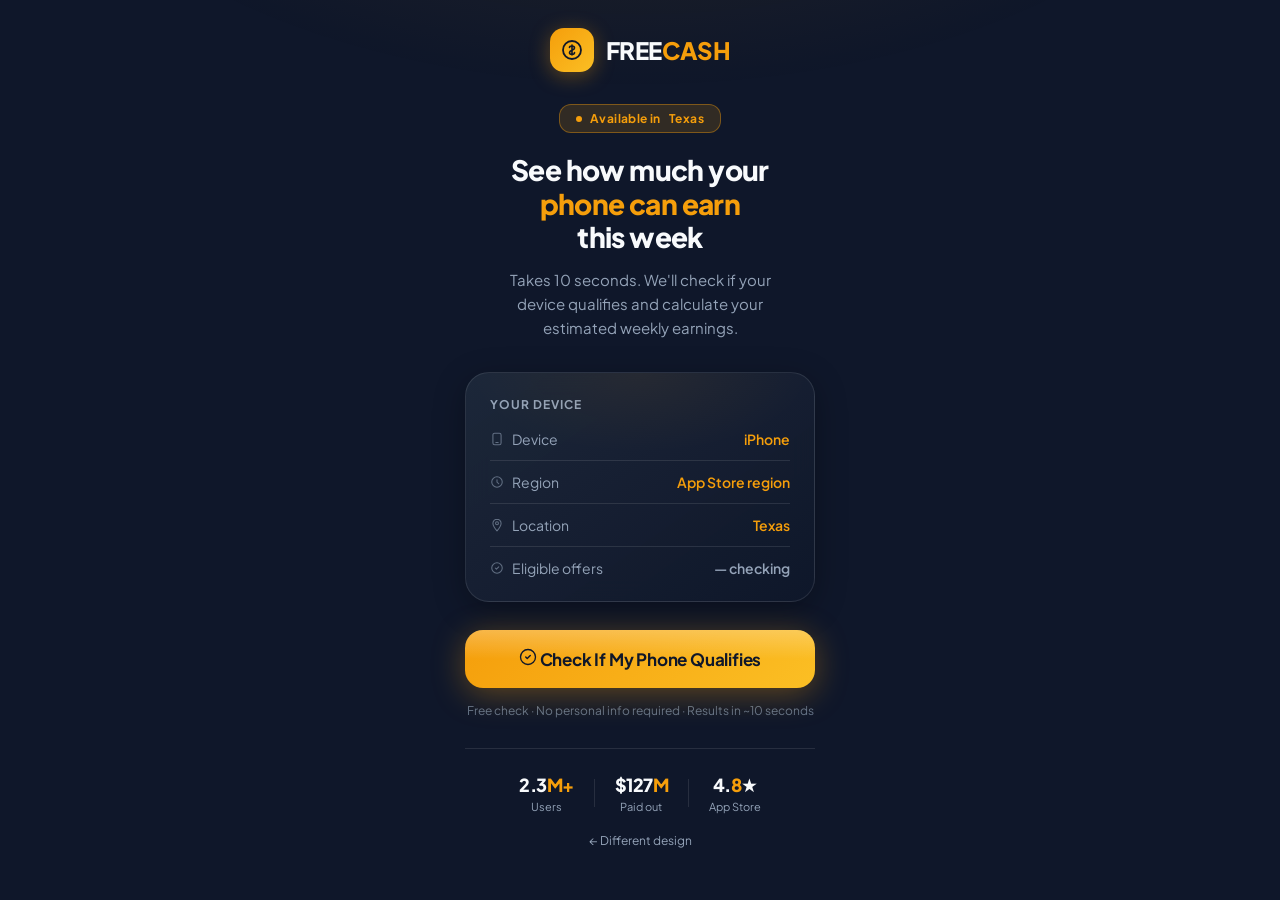
<file: qualify-lander.html>
<!DOCTYPE html>
<html lang="en">
<head>
<meta charset="UTF-8">
<meta name="viewport" content="width=device-width, initial-scale=1.0, maximum-scale=1.0, user-scalable=no">
<title>FreeCash — Device Check</title>
<link rel="preconnect" href="https://fonts.googleapis.com">
<link rel="preconnect" href="https://fonts.gstatic.com" crossorigin>
<link href="https://fonts.googleapis.com/css2?family=Plus+Jakarta+Sans:wght@400;500;600;700;800&display=swap" rel="stylesheet">
<style>
*, *::before, *::after {
  margin: 0; padding: 0; box-sizing: border-box;
  -webkit-tap-highlight-color: transparent;
  -webkit-text-size-adjust: none;
}

:root {
  --bg:      #0f172a;
  --bg2:     #1e293b;
  --card:    #1e293b;
  --card2:   #334155;
  --accent:  #f59e0b;
  --accent2: #fbbf24;
  --accent-glow: rgba(245,158,11,0.35);
  --accent-soft: rgba(245,158,11,0.15);
  --label:   #f8fafc;
  --label2:  #94a3b8;
  --label3:  #64748b;
  --sep:     rgba(248,250,252,0.1);
}

html, body {
  background: var(--bg);
  color: var(--label);
  font-family: 'Plus Jakarta Sans', -apple-system, sans-serif;
  -webkit-font-smoothing: antialiased;
  overflow-x: hidden;
  min-height: 100vh;
}

body::before {
  content: '';
  position: fixed; inset: 0; pointer-events: none; z-index: 0;
  background: radial-gradient(ellipse 100% 80% at 50% -30%, rgba(245,158,11,0.12) 0%, transparent 50%);
}

/* SCREENS */
.screen {
  max-width: 390px;
  margin: 0 auto;
  min-height: 100vh;
  display: flex;
  flex-direction: column;
  padding: 0 0 40px;
  position: relative; z-index: 1;
}

#screen-check  { display: flex; }
#screen-scan   { display: none; }
#screen-result { display: none; }


/* ═══════ SCREEN 1 — CHECK ═══════ */
#screen-check {
  flex-direction: column;
  align-items: center;
  padding: 0 20px 40px;
}

.logo-wrap {
  margin: 28px 0 32px;
  display: flex; align-items: center; gap: 12px;
}
.logo-icon {
  width: 44px; height: 44px; border-radius: 14px;
  background: linear-gradient(135deg, var(--accent), var(--accent2));
  display: flex; align-items: center; justify-content: center;
  box-shadow: 0 4px 20px var(--accent-glow);
}
.logo-text { font-size: 24px; font-weight: 800; letter-spacing: -0.6px; }
.logo-text span { color: var(--accent); }

.hero-tag {
  background: var(--accent-soft);
  border: 1px solid rgba(245,158,11,0.4);
  border-radius: 12px;
  padding: 6px 16px;
  font-size: 12px; font-weight: 700; color: var(--accent);
  letter-spacing: 0.4px; margin-bottom: 20px;
  display: inline-flex; align-items: center; gap: 8px;
}
.hero-dot { width: 6px; height: 6px; background: var(--accent); border-radius: 50%; animation: blink 1.4s ease infinite; }
@keyframes blink { 0%,100%{opacity:1} 50%{opacity:0.3} }

.hero-heading {
  font-size: 28px; font-weight: 800; letter-spacing: -0.6px;
  line-height: 1.2; text-align: center; margin-bottom: 14px;
}
.hero-heading span { color: var(--accent); }

.hero-sub {
  font-size: 15px; color: var(--label2); text-align: center;
  line-height: 1.6; margin-bottom: 32px; max-width: 300px;
}

/* Device preview card — glass style */
.phone-preview {
  width: 100%;
  background: linear-gradient(145deg, rgba(30,41,59,0.9), rgba(15,23,42,0.95));
  border: 1px solid var(--sep);
  border-radius: 24px;
  padding: 24px;
  margin-bottom: 28px;
  position: relative;
  backdrop-filter: blur(12px);
  box-shadow: 0 8px 32px rgba(0,0,0,0.3);
}
.phone-preview::before {
  content: '';
  position: absolute;
  inset: 0;
  border-radius: 24px;
  background: radial-gradient(ellipse 70% 50% at 50% 0%, rgba(245,158,11,0.06) 0%, transparent 70%);
}
.pp-title {
  font-size: 12px; font-weight: 700; color: var(--label2);
  text-transform: uppercase; letter-spacing: 1px; margin-bottom: 18px;
}
.pp-rows { display: flex; flex-direction: column; gap: 12px; }
.pp-row { display: flex; align-items: center; justify-content: space-between; }
.pp-label { font-size: 14px; color: var(--label2); display: flex; align-items: center; gap: 8px; }
.pp-label svg { opacity: 0.6; }
.pp-val { font-size: 14px; font-weight: 600; color: var(--label); }
.pp-val.green { color: var(--accent); }
.pp-val.unknown { color: var(--label2); }
.pp-sep { height: 1px; background: var(--sep); }

.check-btn {
  width: 100%; padding: 18px 24px;
  background: linear-gradient(135deg, var(--accent), var(--accent2));
  border: none; border-radius: 18px;
  font-family: inherit; font-size: 17px; font-weight: 700; color: #0f172a;
  cursor: pointer;
  display: flex; align-items: center; justify-content: center; gap: 12px;
  position: relative; overflow: hidden;
  letter-spacing: -0.2px;
  box-shadow: 0 6px 32px var(--accent-glow);
  animation: btnGlow 2.5s ease-in-out infinite;
}
@keyframes btnGlow {
  0%,100% { box-shadow: 0 6px 32px rgba(245,158,11,0.35); }
  50%     { box-shadow: 0 8px 48px rgba(245,158,11,0.5); }
}
.check-btn::before {
  content: '';
  position: absolute; inset: 0;
  background: linear-gradient(180deg, rgba(255,255,255,0.25) 0%, transparent 50%);
}
.check-btn:active { transform: scale(0.98); opacity: 0.95; }
.btn-inner { position: relative; z-index: 1; }

.check-note {
  font-size: 12px; color: var(--label3); text-align: center;
  margin-top: 14px; line-height: 1.5;
}

.proof-strip {
  display: flex; align-items: center; justify-content: center; gap: 20px;
  margin-top: 28px; padding-top: 24px;
  border-top: 1px solid var(--sep);
  width: 100%;
}
.ps-item { text-align: center; }
.ps-val { font-size: 18px; font-weight: 800; color: var(--label); letter-spacing: -0.5px; }
.ps-val .g { color: var(--accent); }
.ps-lbl { font-size: 11px; color: var(--label2); margin-top: 4px; }
.ps-div { width: 1px; height: 28px; background: var(--sep); }

/* Alternative design link */
.alt-link {
  margin-top: 20px; font-size: 12px; color: var(--label3);
}
.alt-link a { color: var(--label2); text-decoration: none; }
.alt-link a:hover { color: var(--accent); text-decoration: underline; }


/* ═══════ SCREEN 2 — SCAN ═══════ */
#screen-scan {
  flex-direction: column;
  align-items: center;
  justify-content: center;
  padding: 40px 24px;
  min-height: 100vh;
}

.scan-logo {
  display: flex; align-items: center; gap: 12px;
  margin-bottom: 48px;
}
.scan-logo-icon {
  width: 38px; height: 38px; border-radius: 12px;
  background: linear-gradient(135deg, var(--accent), var(--accent2));
  display: flex; align-items: center; justify-content: center;
}
.scan-logo-text { font-size: 20px; font-weight: 800; }
.scan-logo-text span { color: var(--accent); }

.device-wrap {
  position: relative; margin-bottom: 40px;
}
.device-phone {
  width: 130px; height: 210px; border-radius: 28px;
  border: 3px solid rgba(245,158,11,0.3);
  background: var(--card2);
  position: relative; overflow: hidden;
  box-shadow: 0 0 40px rgba(245,158,11,0.2), 0 20px 60px rgba(0,0,0,0.4);
}
.device-screen {
  position: absolute; inset: 8px; border-radius: 20px;
  background: var(--card);
  display: flex; flex-direction: column; align-items: center; justify-content: center;
  overflow: hidden;
}
.scan-line {
  position: absolute; left: 0; right: 0; height: 3px;
  background: linear-gradient(90deg, transparent, var(--accent), transparent);
  top: -3px;
  animation: scanDown 1.8s ease-in-out infinite;
  box-shadow: 0 0 16px var(--accent);
}
@keyframes scanDown {
  0%   { top: -3px; opacity: 0; }
  10%  { opacity: 1; }
  90%  { opacity: 1; }
  100% { top: 100%; opacity: 0; }
}

.corner {
  position: absolute; width: 22px; height: 22px;
  border-color: var(--accent); border-style: solid;
  animation: cornerPulse 1s ease-in-out infinite alternate;
}
@keyframes cornerPulse { 0%{opacity:0.4} 100%{opacity:1} }
.corner-tl { top: -8px; left: -8px; border-width: 2px 0 0 2px; border-radius: 4px 0 0 0; }
.corner-tr { top: -8px; right: -8px; border-width: 2px 2px 0 0; border-radius: 0 4px 0 0; }
.corner-bl { bottom: -8px; left: -8px; border-width: 0 0 2px 2px; border-radius: 0 0 0 4px; }
.corner-br { bottom: -8px; right: -8px; border-width: 0 2px 2px 0; border-radius: 0 0 4px 0; }

.ripple-ring {
  position: absolute; border-radius: 50%;
  border: 2px solid rgba(245,158,11,0.25);
  animation: rippleOut 2.4s ease-out infinite;
  pointer-events: none;
}
.ripple-ring:nth-child(1) { width: 220px; height: 220px; animation-delay: 0s; }
.ripple-ring:nth-child(2) { width: 290px; height: 290px; animation-delay: 0.6s; }
.ripple-ring:nth-child(3) { width: 360px; height: 360px; animation-delay: 1.2s; }
@keyframes rippleOut {
  0%   { opacity: 0.7; transform: scale(0.6); }
  100% { opacity: 0; transform: scale(1.15); }
}

.scan-status {
  font-size: 12px; font-weight: 700; color: var(--accent);
  text-transform: uppercase; letter-spacing: 1.2px;
  margin-bottom: 8px;
}
.scan-step-label {
  font-size: 17px; font-weight: 600; color: var(--label);
  text-align: center; margin-bottom: 4px;
  min-height: 26px;
}
.scan-step-sub {
  font-size: 13px; color: var(--label2); text-align: center;
  min-height: 20px;
}

.scan-progress-wrap { width: 100%; margin-top: 32px; }
.scan-prog-header { display: flex; justify-content: space-between; margin-bottom: 10px; }
.scan-prog-lbl { font-size: 12px; color: var(--label2); font-weight: 500; }
.scan-prog-pct { font-size: 12px; color: var(--accent); font-weight: 700; }
.scan-prog-track {
  height: 6px; background: rgba(255,255,255,0.08);
  border-radius: 100px; overflow: hidden;
}
.scan-prog-bar {
  height: 100%; width: 0%;
  background: linear-gradient(90deg, var(--accent), var(--accent2));
  border-radius: 100px;
  transition: width 0.4s ease;
  box-shadow: 0 0 12px var(--accent);
}

.checks-list { width: 100%; margin-top: 20px; display: flex; flex-direction: column; gap: 10px; }
.check-item {
  display: flex; align-items: center; gap: 12px;
  font-size: 13px; color: var(--label2);
  opacity: 0; transform: translateX(-10px);
  transition: opacity 0.35s ease, transform 0.35s ease;
}
.check-item.done {
  opacity: 1; transform: translateX(0);
  color: var(--label);
}
.check-tick {
  width: 20px; height: 20px; border-radius: 50%;
  display: flex; align-items: center; justify-content: center;
  flex-shrink: 0;
}
.check-tick.pass { background: var(--accent); }


/* ═══════ SCREEN 3 — RESULT ═══════ */
#screen-result {
  flex-direction: column;
  align-items: stretch;
  padding: 0;
}

.result-logo {
  display: flex; align-items: center; justify-content: center;
  gap: 12px; padding: 24px 24px 16px;
}
.rl-icon {
  width: 40px; height: 40px; border-radius: 12px;
  background: linear-gradient(135deg, var(--accent), var(--accent2));
  display: flex; align-items: center; justify-content: center;
}
.rl-text { font-size: 22px; font-weight: 900; }
.rl-text .green { color: var(--accent); }

.result-body { padding: 0 16px; }

.congrats-card {
  background: linear-gradient(145deg, rgba(30,41,59,0.95), rgba(15,23,42,0.98));
  border-radius: 24px;
  padding: 32px 24px 28px;
  text-align: center;
  margin-bottom: 16px;
  border: 1px solid rgba(245,158,11,0.2);
  position: relative;
  overflow: hidden;
  animation: slideUp 0.5s cubic-bezier(0.34,1.1,0.64,1) both;
}
@keyframes slideUp { from{opacity:0;transform:translateY(24px)} to{opacity:1;transform:translateY(0)} }
.congrats-card::before {
  content: '';
  position: absolute; inset: 0;
  background: radial-gradient(ellipse 80% 60% at 50% -20%, rgba(245,158,11,0.1) 0%, transparent 60%);
}

.confetti { position: absolute; top: 0; left: 0; right: 0; height: 60px; overflow: hidden; pointer-events: none; }
.c-dot {
  position: absolute; width: 6px; height: 6px; border-radius: 2px;
  animation: confettiFall 2s ease both;
}
@keyframes confettiFall {
  0%   { opacity: 1; transform: translateY(-10px) rotate(0deg); }
  100% { opacity: 0; transform: translateY(55px) rotate(360deg); }
}

.qual-badge {
  display: inline-flex; align-items: center; gap: 8px;
  background: var(--accent-soft);
  border: 1px solid rgba(245,158,11,0.4);
  border-radius: 12px;
  padding: 6px 16px;
  font-size: 12px; font-weight: 700; color: var(--accent);
  margin-bottom: 16px; position: relative;
}
.congrats-heading {
  font-size: 26px; font-weight: 800; letter-spacing: -0.5px;
  line-height: 1.25; margin-bottom: 8px; position: relative;
}
.congrats-sub {
  font-size: 15px; color: var(--label2); line-height: 1.5; position: relative;
}
.congrats-sub b { color: var(--accent); font-weight: 700; }

.earn-preview {
  display: flex; align-items: center; justify-content: center; gap: 12px;
  background: var(--accent-soft);
  border-radius: 16px;
  padding: 16px;
  margin-top: 20px;
  position: relative;
  border: 1px solid rgba(245,158,11,0.2);
}
.ep-val { font-size: 30px; font-weight: 800; color: var(--accent); letter-spacing: -1px; }
.ep-lbl { font-size: 13px; color: var(--label2); line-height: 1.4; text-align: left; }
.ep-lbl b { color: var(--label); display: block; }

.how-card {
  background: var(--card);
  border-radius: 24px;
  padding: 24px;
  margin-bottom: 16px;
  border: 1px solid var(--sep);
  animation: slideUp 0.5s 0.1s cubic-bezier(0.34,1.1,0.64,1) both;
}
.how-title { font-size: 17px; font-weight: 700; margin-bottom: 18px; }
.how-steps { display: flex; flex-direction: column; gap: 16px; }
.how-step { display: flex; align-items: center; gap: 16px; }
.how-num {
  width: 36px; height: 36px; border-radius: 50%;
  background: linear-gradient(135deg, var(--accent), var(--accent2));
  color: #0f172a;
  font-size: 15px; font-weight: 800;
  display: flex; align-items: center; justify-content: center;
  flex-shrink: 0;
}
.how-text { font-size: 15px; font-weight: 500; color: var(--label); line-height: 1.4; }
.how-text span { color: var(--accent); font-weight: 700; }

.timer-bar {
  border: 2px solid rgba(245,158,11,0.35);
  border-radius: 16px;
  padding: 12px 20px;
  display: flex; align-items: center; justify-content: center; gap: 12px;
  margin-bottom: 16px;
  background: var(--accent-soft);
  animation: slideUp 0.5s 0.2s cubic-bezier(0.34,1.1,0.64,1) both;
}
.timer-label {
  font-size: 11px; font-weight: 700; color: var(--label2);
  text-transform: uppercase; letter-spacing: 0.8px;
}
.timer-pill {
  background: var(--accent);
  border-radius: 12px;
  padding: 6px 14px;
  display: flex; align-items: center; gap: 8px;
  font-size: 14px; font-weight: 800; color: #0f172a;
}

.chevron-hint {
  text-align: center; padding: 6px 0 12px;
  animation: bounce 1.5s ease-in-out infinite;
  color: var(--label2);
}
@keyframes bounce { 0%,100%{transform:translateY(0)} 50%{transform:translateY(6px)} }

.result-cta-wrap {
  padding: 0 16px 16px;
  animation: slideUp 0.5s 0.3s cubic-bezier(0.34,1.1,0.64,1) both;
}
.result-cta {
  width: 100%; padding: 18px 24px;
  background: linear-gradient(135deg, var(--accent), var(--accent2));
  border: none; border-radius: 18px;
  font-family: inherit; font-size: 17px; font-weight: 700; color: #0f172a;
  cursor: pointer; text-decoration: none;
  display: flex; align-items: center; justify-content: center; gap: 12px;
  position: relative; overflow: hidden;
  box-shadow: 0 6px 32px var(--accent-glow);
  animation: btnGlow 2.5s ease-in-out infinite;
}
.result-cta::before {
  content: '';
  position: absolute; inset: 0;
  background: linear-gradient(180deg, rgba(255,255,255,0.25) 0%, transparent 50%);
}
.result-cta:active { opacity: 0.9; transform: scale(0.99); }
.rc-inner { position: relative; z-index: 1; display: flex; align-items: center; gap: 10px; }
.result-cta-sub {
  text-align: center; font-size: 12px; color: var(--label2); margin-top: 10px;
}
.result-cta-sub .hi { color: var(--accent); font-weight: 600; }

.pro-tip {
  margin: 0 16px 24px;
  background: var(--card);
  border: 1px solid rgba(251,191,36,0.25);
  border-radius: 18px;
  padding: 18px;
  animation: slideUp 0.5s 0.4s cubic-bezier(0.34,1.1,0.64,1) both;
}
.pt-title { font-size: 15px; font-weight: 700; margin-bottom: 8px; }
.pt-body  { font-size: 14px; color: var(--label2); line-height: 1.5; }

.alt-link-result {
  text-align: center; padding: 8px 0 16px; font-size: 12px; color: var(--label3);
}
.alt-link-result a { color: var(--label2); text-decoration: none; }
.alt-link-result a:hover { color: var(--accent); }
</style>
</head>
<body>

<!-- SCREEN 1 — CHECK -->
<div class="screen" id="screen-check">

  <div class="logo-wrap">
    <div class="logo-icon">
      <svg width="24" height="24" viewBox="0 0 24 24" fill="none">
        <circle cx="12" cy="12" r="9" stroke="#0f172a" stroke-width="1.8"/>
        <path d="M12 7v10M9.5 9.5C9.5 8.4 10.6 8 12 8s2.5.8 2.5 2c0 2.5-5 2-5 4.5 0 1.4 1.1 2 2.5 2s2.5-.8 2.5-2" stroke="#0f172a" stroke-width="1.6" stroke-linecap="round"/>
      </svg>
    </div>
    <div class="logo-text">FREE<span>CASH</span></div>
  </div>

  <div class="hero-tag"><div class="hero-dot"></div>Available in <span id="state-tag">your area</span></div>

  <div class="hero-heading">See how much your<br><span>phone can earn</span><br>this week</div>

  <div class="hero-sub">Takes 10 seconds. We'll check if your device qualifies and calculate your estimated weekly earnings.</div>

  <div class="phone-preview">
    <div class="pp-title">Your Device</div>
    <div class="pp-rows">
      <div class="pp-row">
        <div class="pp-label">
          <svg width="14" height="14" viewBox="0 0 24 24" fill="none"><rect x="5" y="2" width="14" height="20" rx="3" stroke="currentColor" stroke-width="1.8"/><path d="M10 18h4" stroke="currentColor" stroke-width="1.8" stroke-linecap="round"/></svg>
          Device
        </div>
        <div class="pp-val" id="device-name">Detecting...</div>
      </div>
      <div class="pp-sep"></div>
      <div class="pp-row">
        <div class="pp-label">
          <svg width="14" height="14" viewBox="0 0 24 24" fill="none"><circle cx="12" cy="12" r="9" stroke="currentColor" stroke-width="1.8"/><path d="M12 8v4l3 3" stroke="currentColor" stroke-width="1.8" stroke-linecap="round"/></svg>
          Region
        </div>
        <div class="pp-val" id="device-region">Detecting...</div>
      </div>
      <div class="pp-sep"></div>
      <div class="pp-row">
        <div class="pp-label">
          <svg width="14" height="14" viewBox="0 0 24 24" fill="none"><path d="M12 2C8.13 2 5 5.13 5 9c0 5.25 7 13 7 13s7-7.75 7-13c0-3.87-3.13-7-7-7z" stroke="currentColor" stroke-width="1.8"/><circle cx="12" cy="9" r="2.5" stroke="currentColor" stroke-width="1.8"/></svg>
          Location
        </div>
        <div class="pp-val" id="device-location">Detecting...</div>
      </div>
      <div class="pp-sep"></div>
      <div class="pp-row">
        <div class="pp-label">
          <svg width="14" height="14" viewBox="0 0 24 24" fill="none"><circle cx="12" cy="12" r="9" stroke="currentColor" stroke-width="1.8"/><path d="M9 12l2 2 4-4" stroke="currentColor" stroke-width="1.8" stroke-linecap="round" stroke-linejoin="round"/></svg>
          Eligible offers
        </div>
        <div class="pp-val unknown">— checking</div>
      </div>
    </div>
  </div>

  <button class="check-btn" id="check-btn" onclick="startScan()">
    <div class="btn-inner">
      <svg width="18" height="18" viewBox="0 0 24 24" fill="none">
        <path d="M12 2a10 10 0 100 20A10 10 0 0012 2z" stroke="#0f172a" stroke-width="1.8"/>
        <path d="M9 12l2 2 4-4" stroke="#0f172a" stroke-width="2" stroke-linecap="round" stroke-linejoin="round"/>
      </svg>
      Check If My Phone Qualifies
    </div>
  </button>
  <div class="check-note">Free check · No personal info required · Results in ~10 seconds</div>

  <div class="proof-strip">
    <div class="ps-item"><div class="ps-val">2.3<span class="g">M+</span></div><div class="ps-lbl">Users</div></div>
    <div class="ps-div"></div>
    <div class="ps-item"><div class="ps-val">$127<span class="g">M</span></div><div class="ps-lbl">Paid out</div></div>
    <div class="ps-div"></div>
    <div class="ps-item"><div class="ps-val">4.<span class="g">8</span>★</div><div class="ps-lbl">App Store</div></div>
  </div>

  <div class="alt-link"><a href="qualify.html">← Different design</a></div>
</div>


<!-- SCREEN 2 — SCAN -->
<div class="screen" id="screen-scan">

  <div class="scan-logo">
    <div class="scan-logo-icon">
      <svg width="20" height="20" viewBox="0 0 24 24" fill="none">
        <circle cx="12" cy="12" r="9" stroke="#0f172a" stroke-width="1.8"/>
        <path d="M12 7v10M9.5 9.5C9.5 8.4 10.6 8 12 8s2.5.8 2.5 2c0 2.5-5 2-5 4.5 0 1.4 1.1 2 2.5 2s2.5-.8 2.5-2" stroke="#0f172a" stroke-width="1.5" stroke-linecap="round"/>
      </svg>
    </div>
    <div class="scan-logo-text">FREE<span>CASH</span></div>
  </div>

  <div class="device-wrap">
    <div class="ripple-ring"></div>
    <div class="ripple-ring"></div>
    <div class="ripple-ring"></div>

    <div class="device-phone">
      <div class="device-screen">
        <div class="scan-line"></div>
      </div>
    </div>

    <div class="corner corner-tl"></div>
    <div class="corner corner-tr"></div>
    <div class="corner corner-bl"></div>
    <div class="corner corner-br"></div>
  </div>

  <div class="scan-status">Scanning device</div>
  <div class="scan-step-label" id="scan-label">Initializing check...</div>
  <div class="scan-step-sub" id="scan-sub">Preparing diagnostic</div>

  <div class="scan-progress-wrap">
    <div class="scan-prog-header">
      <div class="scan-prog-lbl">Device analysis</div>
      <div class="scan-prog-pct" id="scan-pct">0%</div>
    </div>
    <div class="scan-prog-track"><div class="scan-prog-bar" id="scan-bar"></div></div>
  </div>

  <div class="checks-list" id="checks-list"></div>
</div>


<!-- SCREEN 3 — RESULT -->
<div class="screen" id="screen-result">

  <div class="result-logo">
    <div class="rl-icon">
      <svg width="22" height="22" viewBox="0 0 24 24" fill="none">
        <circle cx="12" cy="12" r="9" stroke="#0f172a" stroke-width="1.8"/>
        <path d="M12 7v10M9.5 9.5C9.5 8.4 10.6 8 12 8s2.5.8 2.5 2c0 2.5-5 2-5 4.5 0 1.4 1.1 2 2.5 2s2.5-.8 2.5-2" stroke="#0f172a" stroke-width="1.5" stroke-linecap="round"/>
      </svg>
    </div>
    <div class="rl-text">FREE<span class="green">CASH</span></div>
  </div>

  <div class="result-body">

    <div class="congrats-card">
      <div class="confetti" id="confetti-wrap"></div>
      <div class="qual-badge">
        <div class="hero-dot"></div>
        Your device qualifies
      </div>
      <div class="congrats-heading">Congrats!<br>Only 8.67% qualify —<br>and you did.</div>
      <div class="congrats-sub" style="margin-top:8px">Your <b id="result-device">iPhone</b> is eligible for <b>all premium offers</b>.</div>

      <div class="earn-preview">
        <div class="ep-val" id="result-earn">$847</div>
        <div style="width:1px;height:40px;background:rgba(245,158,11,0.3)"></div>
        <div class="ep-lbl"><b>Estimated weekly earnings</b>Based on your device &amp; region</div>
      </div>
    </div>

    <div class="how-card">
      <div class="how-title">How to Get Started:</div>
      <div class="how-steps">
        <div class="how-step">
          <div class="how-num">1</div>
          <div class="how-text">Download the FreeCash app</div>
        </div>
        <div class="how-step">
          <div class="how-num">2</div>
          <div class="how-text">Play your first game → get <span>$5 bonus</span></div>
        </div>
        <div class="how-step">
          <div class="how-num">3</div>
          <div class="how-text">Play more, earn more — <span>up to $150/day</span></div>
        </div>
        <div class="how-step">
          <div class="how-num">4</div>
          <div class="how-text">Cash out anytime to PayPal, crypto, or gift cards</div>
        </div>
      </div>
    </div>

    <div class="timer-bar">
      <div class="timer-label">Access to the app will close in</div>
      <div class="timer-pill">
        <svg width="13" height="13" viewBox="0 0 24 24" fill="none">
          <circle cx="12" cy="12" r="9" stroke="#0f172a" stroke-width="2"/>
          <path d="M12 7v5l3 3" stroke="#0f172a" stroke-width="2" stroke-linecap="round"/>
        </svg>
        <span id="access-timer">05:00</span>
      </div>
    </div>

    <div class="chevron-hint">
      <svg width="20" height="12" viewBox="0 0 20 12" fill="none">
        <path d="M2 2l8 8 8-8" stroke="currentColor" stroke-width="2" stroke-linecap="round" stroke-linejoin="round"/>
      </svg>
    </div>
  </div>

  <div class="result-cta-wrap">
    <a href="https://fetchtip.com/?a=75&c=1487&s1=" class="result-cta" id="result-cta-btn">
      <div class="rc-inner">
        <span id="result-cta-icon"></span>
        <span id="result-cta-txt">Tap Here To Download Now</span>
      </div>
    </a>
    <div class="result-cta-sub">Free to download · <span class="hi">$5 bonus</span> credited on signup · no card needed</div>
  </div>

  <div class="pro-tip">
    <div class="pt-title">⚡ PRO TIP: In-Game Upgrades</div>
    <div class="pt-body">Buy in-game upgrades and get 100% reimbursed — it's the fastest way to unlock higher-paying offers in your first week.</div>
  </div>

  <div class="alt-link-result"><a href="qualify.html">← Different design</a></div>
</div>


<script>
// ── OS + DEVICE ──
const isIOS = /iPad|iPhone|iPod/.test(navigator.userAgent) || (navigator.platform === 'MacIntel' && navigator.maxTouchPoints > 1);
const isAndroid = /Android/.test(navigator.userAgent);
const useIOS = isIOS || !isAndroid;

function getDeviceName() {
  const ua = navigator.userAgent;
  if(/iPhone/.test(ua)) return 'iPhone';
  if(/iPad/.test(ua)) return 'iPad';
  if(/Pixel/.test(ua)) return 'Google Pixel';
  if(/Samsung|SM-/.test(ua)) return 'Samsung Galaxy';
  if(/OnePlus/.test(ua)) return 'OnePlus';
  if(/Android/.test(ua)) return 'Android Phone';
  return 'iPhone';
}

const storeLabel = useIOS ? 'App Store' : 'Play Store';
const ctaTxt = 'Tap Here To Download Now';
const appleIcon = `<svg width="18" height="18" viewBox="0 0 24 24" fill="none"><path d="M17.05 12.54c-.02-1.9 1.55-2.81 1.62-2.86-.88-1.29-2.25-1.47-2.74-1.49-1.17-.12-2.28.69-2.87.69-.59 0-1.5-.67-2.47-.65-1.27.02-2.44.74-3.09 1.88-1.32 2.28-.34 5.67.95 7.52.63.91 1.38 1.94 2.36 1.9.95-.04 1.31-.61 2.46-.61 1.15 0 1.47.61 2.48.59 1.02-.02 1.66-.93 2.28-1.85.73-1.06 1.02-2.09 1.04-2.14-.02-.01-1.99-.76-2.02-3.03z" fill="#0f172a"/><path d="M14.3 7.1c.52-.63.88-1.52.78-2.41-.76.03-1.67.51-2.21 1.14-.48.56-.91 1.46-.8 2.32.85.07 1.71-.43 2.23-1.05z" fill="#0f172a"/></svg>`;
const playIcon = `<svg width="18" height="18" viewBox="0 0 24 24" fill="none"><path d="M5 3.8L15.6 12 5 20.2V3.8z" fill="#34A853"/><path d="M5 3.8l12 5.3-3.4 2.9L5 3.8z" fill="#FBBC04"/><path d="M5 20.2l8.6-8.2 3.4 2.9L5 20.2z" fill="#EA4335"/><path d="M17 12l2.5-1.4c.6-.4.6-1.2 0-1.6L17 7.6l-3.4 4.4 3.4 4z" fill="#4285F4"/></svg>`;
document.getElementById('result-cta-icon').innerHTML = useIOS ? appleIcon : playIcon;
document.getElementById('result-cta-txt').textContent = ctaTxt;

// ── STATE ──
const urlState = new URLSearchParams(window.location.search).get('state');
const tzMap = {
  'America/New_York':'New York','America/Chicago':'Texas',
  'America/Denver':'Colorado','America/Los_Angeles':'California',
  'America/Phoenix':'Arizona','America/Detroit':'Michigan',
};
const state = urlState || tzMap[Intl.DateTimeFormat().resolvedOptions().timeZone] || 'Texas';
document.getElementById('state-tag').textContent = state;

// ── SCREEN 1 — device preview ──
setTimeout(() => {
  document.getElementById('device-name').textContent = getDeviceName();
  document.getElementById('device-name').classList.add('green');
}, 300);
setTimeout(() => {
  document.getElementById('device-region').textContent = storeLabel + ' region';
  document.getElementById('device-region').classList.add('green');
}, 600);
setTimeout(() => {
  document.getElementById('device-location').textContent = state;
  document.getElementById('device-location').classList.add('green');
}, 900);

// ── SCAN ──
const scanSteps = [
  { pct: 8,  label: 'Reading device model...',      sub: 'Identifying hardware profile' },
  { pct: 18, label: 'Checking OS version...',       sub: 'Verifying compatibility' },
  { pct: 28, label: 'Detecting region...',          sub: 'Matching offers for ' + state },
  { pct: 38, label: 'Scanning storage capacity...', sub: 'Confirming install requirements' },
  { pct: 50, label: 'Checking network quality...',  sub: 'Wi-Fi / mobile data detected' },
  { pct: 62, label: 'Analyzing device performance...', sub: 'CPU & memory benchmark' },
  { pct: 72, label: 'Matching premium offers...',   sub: 'Finding highest-paying tasks' },
  { pct: 82, label: 'Calculating earnings estimate...', sub: 'Based on your device & location' },
  { pct: 92, label: 'Finalizing results...',        sub: 'Almost done' },
  { pct: 100, label: 'Analysis complete ✓',         sub: 'Your device qualifies!' },
];
const checkLabels = [
  'Device model — compatible',
  'OS version — up to date',
  'Region — offers available',
  'Storage — sufficient',
  'Network — detected',
  'Performance — excellent',
  'Premium offers — matched',
];

function showScreen(id) {
  ['screen-check','screen-scan','screen-result'].forEach(s => {
    document.getElementById(s).style.display = s === id ? 'flex' : 'none';
  });
  window.scrollTo(0,0);
}

function startScan() {
  showScreen('screen-scan');

  const bar = document.getElementById('scan-bar');
  const pct = document.getElementById('scan-pct');
  const lbl = document.getElementById('scan-label');
  const sub = document.getElementById('scan-sub');
  const list = document.getElementById('checks-list');
  list.innerHTML = '';

  checkLabels.forEach(txt => {
    const div = document.createElement('div');
    div.className = 'check-item';
    div.innerHTML = `<div class="check-tick pass"><svg width="10" height="8" viewBox="0 0 10 8" fill="none"><path d="M1 4l3 3 5-6" stroke="#0f172a" stroke-width="1.6" stroke-linecap="round" stroke-linejoin="round"/></svg></div><span>${txt}</span>`;
    list.appendChild(div);
  });

  const items = list.querySelectorAll('.check-item');
  const total = 15000;
  const start = performance.now();
  let stepIdx = 0, checkIdx = 0;
  const stepTimes = [0, 1200, 2600, 3800, 5000, 6400, 7800, 9400, 11200, 13500];
  const checkTimes = [1000, 2400, 3600, 5200, 6800, 8600, 10400];

  function tick(now) {
    const elapsed = now - start;
    const progress = Math.min(elapsed / total, 1);
    const displayPct = Math.floor(progress * 100);
    bar.style.width = displayPct + '%';
    pct.textContent = displayPct + '%';

    while(stepIdx < scanSteps.length && elapsed >= stepTimes[stepIdx]) {
      lbl.textContent = scanSteps[stepIdx].label;
      sub.textContent = scanSteps[stepIdx].sub;
      stepIdx++;
    }
    while(checkIdx < checkTimes.length && elapsed >= checkTimes[checkIdx]) {
      if(items[checkIdx]) items[checkIdx].classList.add('done');
      checkIdx++;
    }

    if(progress < 1) requestAnimationFrame(tick);
    else setTimeout(showResult, 400);
  }
  requestAnimationFrame(tick);
}

function showResult() {
  document.getElementById('result-device').textContent = getDeviceName();
  const base = 847;
  const earn = base + Math.floor(Math.random() * 60) - 30;
  document.getElementById('result-earn').textContent = '$' + earn.toLocaleString();

  showScreen('screen-result');
  spawnConfetti();
  startAccessTimer();
}

function spawnConfetti() {
  const wrap = document.getElementById('confetti-wrap');
  wrap.innerHTML = '';
  const colors = ['#f59e0b','#3b82f6','#22c55e','#ef4444','#8b5cf6','#06b6d4'];
  for(let i = 0; i < 22; i++) {
    const d = document.createElement('div');
    d.className = 'c-dot';
    d.style.cssText = `left:${5+Math.random()*90}%;background:${colors[Math.floor(Math.random()*colors.length)]};width:${4+Math.random()*5}px;height:${4+Math.random()*5}px;animation-delay:${Math.random()*0.8}s;animation-duration:${1.5+Math.random()}s;border-radius:${Math.random()>0.5?'50%':'2px'};`;
    wrap.appendChild(d);
  }
}

function startAccessTimer() {
  let secs = 300;
  const el = document.getElementById('access-timer');
  const run = () => {
    if(secs <= 0) secs = 300;
    secs--;
    el.textContent = String(Math.floor(secs/60)).padStart(2,'0') + ':' + String(secs%60).padStart(2,'0');
  };
  run();
  setInterval(run, 1000);
}
</script>
</body>
</html>
</file>
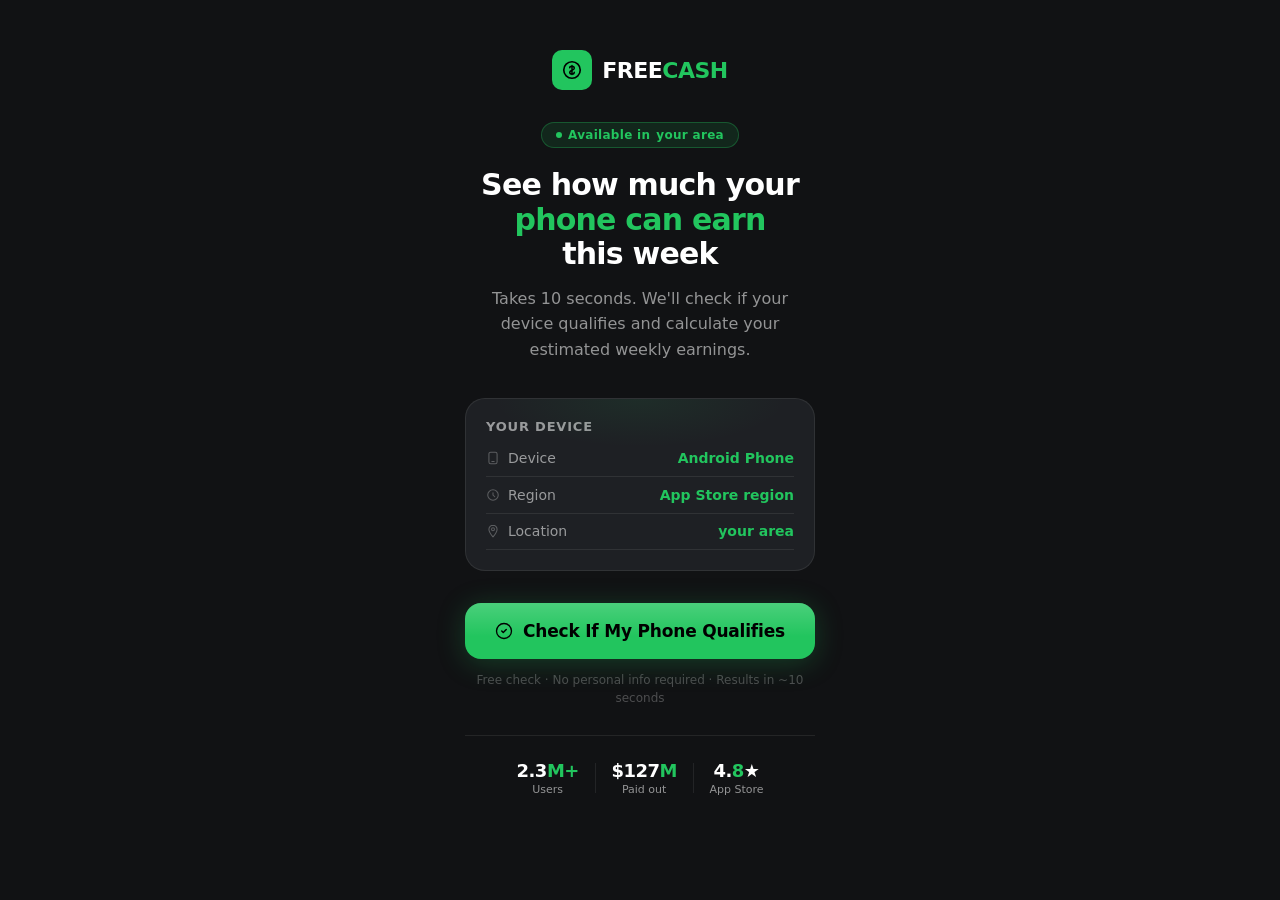
<file: qualify.html>
<!DOCTYPE html>
<html lang="en">
<head>
<meta charset="UTF-8">
<meta name="viewport" content="width=device-width, initial-scale=1.0, maximum-scale=1.0, user-scalable=no">
<title>FreeCash — Device Check</title>
<style>
*, *::before, *::after {
  margin: 0; padding: 0; box-sizing: border-box;
  -webkit-tap-highlight-color: transparent;
  -webkit-text-size-adjust: none;
}

:root {
  --bg:     #111214;
  --bg2:    #1A1C1F;
  --card:   #1E2024;
  --card2:  #252830;
  --green:  #22C55E;
  --green2: #16A34A;
  --green-glow: rgba(34,197,94,0.25);
  --blue:   #3B82F6;
  --label:  #FFFFFF;
  --label2: rgba(255,255,255,0.55);
  --label3: rgba(255,255,255,0.25);
  --sep:    rgba(255,255,255,0.08);
}

html, body {
  background: var(--bg);
  color: var(--label);
  font-family: -apple-system, 'SF Pro Display', 'SF Pro Text', ui-sans-serif, system-ui, sans-serif;
  -webkit-font-smoothing: antialiased;
  overflow-x: hidden;
  min-height: 100vh;
}

/* ═══════════════════════════════════════
   SCREENS
═══════════════════════════════════════ */
.screen {
  max-width: 390px;
  margin: 0 auto;
  min-height: 100vh;
  display: flex;
  flex-direction: column;
  padding: 0 0 40px;
}

/* Show/hide screens */
#screen-check  { display: flex; }
#screen-scan   { display: none; }
#screen-result { display: none; }


/* ═══════════════════════════════════════
   SCREEN 1 — CHECK
═══════════════════════════════════════ */
#screen-check {
  flex-direction: column;
  align-items: center;
  padding: 0 20px 40px;
}

/* Status bar */
.status-bar {
  width: 100%; display: flex; align-items: center; justify-content: space-between;
  padding: 14px 4px 8px;
}
.sb-time { font-size: 15px; font-weight: 600; }
.sb-right { display: flex; align-items: center; gap: 6px; }
.sig-bars { display: flex; align-items: flex-end; gap: 1.5px; }
.sig-bar { width: 3px; border-radius: 1px; background: var(--label); }
.battery { width: 25px; height: 12px; border: 1.5px solid rgba(255,255,255,0.35); border-radius: 3px; position: relative; display: flex; align-items: center; padding: 1.5px; }
.battery::after { content:''; position:absolute; right:-4px; top:50%; transform:translateY(-50%); width:2px; height:5px; background:rgba(255,255,255,0.35); border-radius:1px; }
.battery-fill { height:100%; background:var(--green); border-radius:1.5px; width:38%; }

/* Logo */
.logo-wrap {
  margin: 28px 0 32px;
  display: flex; align-items: center; gap: 10px;
}
.logo-icon {
  width: 40px; height: 40px; border-radius: 10px;
  background: var(--green);
  display: flex; align-items: center; justify-content: center;
}
.logo-text { font-size: 22px; font-weight: 800; letter-spacing: -0.5px; }
.logo-text span { color: var(--green); }

/* Hero copy */
.hero-tag {
  background: rgba(34,197,94,0.12); border: 1px solid rgba(34,197,94,0.3);
  border-radius: 100px; padding: 5px 14px;
  font-size: 12px; font-weight: 700; color: var(--green);
  letter-spacing: 0.3px; margin-bottom: 20px;
  display: flex; align-items: center; gap: 6px;
}
.hero-dot { width: 6px; height: 6px; background: var(--green); border-radius: 50%; animation: blink 1.4s ease infinite; }
@keyframes blink { 0%,100%{opacity:1} 50%{opacity:0.2} }

.hero-heading {
  font-size: 30px; font-weight: 800; letter-spacing: -0.8px;
  line-height: 1.15; text-align: center; margin-bottom: 14px;
}
.hero-heading span { color: var(--green); }

.hero-sub {
  font-size: 16px; color: var(--label2); text-align: center;
  line-height: 1.6; margin-bottom: 36px; max-width: 300px;
}

/* Phone preview */
.phone-preview {
  width: 100%; background: var(--card);
  border: 1px solid var(--sep); border-radius: 20px;
  padding: 20px; margin-bottom: 32px;
  position: relative; overflow: hidden;
}
.phone-preview::before {
  content: ''; position: absolute; inset: 0; border-radius: 20px;
  background: radial-gradient(ellipse 60% 40% at 50% 0%, rgba(34,197,94,0.08) 0%, transparent 70%);
}
.pp-title {
  font-size: 13px; font-weight: 700; color: var(--label2);
  text-transform: uppercase; letter-spacing: 0.8px; margin-bottom: 16px;
}
.pp-rows { display: flex; flex-direction: column; gap: 10px; }
.pp-row { display: flex; align-items: center; justify-content: space-between; }
.pp-label { font-size: 14px; color: var(--label2); display: flex; align-items: center; gap: 8px; }
.pp-label svg { opacity: 0.5; }
.pp-val { font-size: 14px; font-weight: 600; color: var(--label); }
.pp-val.green { color: var(--green); }
.pp-val.unknown { color: var(--label2); }
.pp-sep { height: 0.5px; background: var(--sep); }

/* Check button */
.check-btn {
  width: 100%; padding: 18px 20px;
  background: var(--green); border: none; border-radius: 16px;
  font-family: inherit; font-size: 17px; font-weight: 700; color: #000;
  cursor: pointer; display: flex; align-items: center; justify-content: center; gap: 10px;
  position: relative; overflow: hidden;
  letter-spacing: -0.2px;
  box-shadow: 0 4px 28px var(--green-glow), 0 0 0 0 var(--green-glow);
  animation: btnpulse 2.5s ease-in-out infinite;
}
@keyframes btnpulse {
  0%,100% { box-shadow: 0 4px 28px rgba(34,197,94,0.3); }
  50%      { box-shadow: 0 4px 44px rgba(34,197,94,0.55); }
}
.check-btn::before {
  content: ''; position: absolute; inset: 0;
  background: linear-gradient(180deg, rgba(255,255,255,0.18) 0%, transparent 60%);
}
.check-btn:active { opacity: 0.85; }
.btn-inner { position: relative; z-index: 1; display: flex; align-items: center; gap: 10px; }

.check-note {
  font-size: 12px; color: var(--label3); text-align: center;
  margin-top: 12px; line-height: 1.5;
}

/* Social proof strip */
.proof-strip {
  display: flex; align-items: center; justify-content: center; gap: 16px;
  margin-top: 28px; padding-top: 24px;
  border-top: 0.5px solid var(--sep);
  width: 100%;
}
.ps-item { text-align: center; }
.ps-val { font-size: 18px; font-weight: 800; color: var(--label); letter-spacing: -0.5px; }
.ps-val .g { color: var(--green); }
.ps-lbl { font-size: 11px; color: var(--label2); margin-top: 2px; }
.ps-div { width: 0.5px; height: 30px; background: var(--sep); }


/* ═══════════════════════════════════════
   SCREEN 2 — SCAN ANIMATION
═══════════════════════════════════════ */
#screen-scan {
  flex-direction: column;
  align-items: center;
  justify-content: center;
  padding: 40px 24px;
  min-height: 100vh;
}

.scan-logo {
  display: flex; align-items: center; gap: 10px;
  margin-bottom: 48px;
}
.scan-logo-icon {
  width: 36px; height: 36px; border-radius: 9px;
  background: var(--green);
  display: flex; align-items: center; justify-content: center;
}
.scan-logo-text { font-size: 20px; font-weight: 800; }
.scan-logo-text span { color: var(--green); }

/* Phone device graphic */
.device-wrap {
  position: relative; margin-bottom: 40px;
  display: flex; align-items: center; justify-content: center;
}
.device-phone {
  width: 120px; height: 200px; border-radius: 22px;
  border: 2px solid rgba(255,255,255,0.15);
  background: var(--card2);
  position: relative; overflow: hidden;
  box-shadow: 0 0 0 1px rgba(255,255,255,0.04), 0 20px 60px rgba(0,0,0,0.5);
}
.device-screen {
  position: absolute; inset: 6px; border-radius: 16px;
  background: var(--card);
  display: flex; flex-direction: column; align-items: center; justify-content: center; gap: 4px;
  overflow: hidden;
}
/* Scan line sweeping across phone screen */
.scan-line {
  position: absolute; left: 0; right: 0; height: 2px;
  background: linear-gradient(90deg, transparent 0%, var(--green) 30%, rgba(34,197,94,0.8) 50%, var(--green) 70%, transparent 100%);
  top: -2px;
  animation: scanMove 1.8s ease-in-out infinite;
  box-shadow: 0 0 12px var(--green), 0 0 24px rgba(34,197,94,0.4);
}
@keyframes scanMove {
  0%   { top: -2px; opacity: 0; }
  10%  { opacity: 1; }
  90%  { opacity: 1; }
  100% { top: calc(100% + 2px); opacity: 0; }
}

/* Corners around phone — targeting reticle feel */
.corner {
  position: absolute; width: 20px; height: 20px;
  border-color: var(--green); border-style: solid;
  animation: cornerFade 1s ease-in-out infinite alternate;
}
@keyframes cornerFade { 0%{opacity:0.4} 100%{opacity:1} }
.corner-tl { top: -6px; left: -6px; border-width: 2px 0 0 2px; border-radius: 3px 0 0 0; }
.corner-tr { top: -6px; right: -6px; border-width: 2px 2px 0 0; border-radius: 0 3px 0 0; }
.corner-bl { bottom: -6px; left: -6px; border-width: 0 0 2px 2px; border-radius: 0 0 0 3px; }
.corner-br { bottom: -6px; right: -6px; border-width: 0 2px 2px 0; border-radius: 0 0 3px 0; }

/* Ripple rings around phone */
.ripple-ring {
  position: absolute; border-radius: 50%;
  border: 1px solid rgba(34,197,94,0.3);
  animation: rippleOut 2.4s ease-out infinite;
  pointer-events: none;
}
.ripple-ring:nth-child(1) { width: 200px; height: 200px; animation-delay: 0s; }
.ripple-ring:nth-child(2) { width: 260px; height: 260px; animation-delay: 0.6s; }
.ripple-ring:nth-child(3) { width: 320px; height: 320px; animation-delay: 1.2s; }
@keyframes rippleOut {
  0%   { opacity: 0.6; transform: scale(0.7); }
  100% { opacity: 0;   transform: scale(1.1); }
}

/* Check items */
.scan-status {
  font-size: 13px; font-weight: 700; color: var(--green);
  text-transform: uppercase; letter-spacing: 1px;
  margin-bottom: 6px;
  animation: statusPulse 1s ease-in-out infinite alternate;
}
@keyframes statusPulse { 0%{opacity:0.6} 100%{opacity:1} }

.scan-step-label {
  font-size: 17px; font-weight: 600; color: var(--label);
  text-align: center; letter-spacing: -0.3px; margin-bottom: 4px;
  min-height: 26px;
}
.scan-step-sub {
  font-size: 13px; color: var(--label2); text-align: center;
  min-height: 20px;
}

/* Progress track */
.scan-progress-wrap { width: 100%; margin-top: 32px; }
.scan-prog-header { display: flex; justify-content: space-between; margin-bottom: 8px; }
.scan-prog-lbl { font-size: 12px; color: var(--label2); font-weight: 500; }
.scan-prog-pct { font-size: 12px; color: var(--green); font-weight: 700; }
.scan-prog-track {
  height: 5px; background: rgba(255,255,255,0.08);
  border-radius: 100px; overflow: hidden;
}
.scan-prog-bar {
  height: 100%; width: 0%;
  background: linear-gradient(90deg, var(--green2), var(--green));
  border-radius: 100px;
  transition: width 0.4s ease;
  box-shadow: 0 0 8px var(--green);
}

/* Completed checks ticker */
.checks-list {
  width: 100%; margin-top: 20px;
  display: flex; flex-direction: column; gap: 8px;
}
.check-item {
  display: flex; align-items: center; gap: 10px;
  font-size: 13px; color: var(--label2);
  opacity: 0; transform: translateY(6px);
  transition: opacity 0.3s ease, transform 0.3s ease;
}
.check-item.done {
  opacity: 1; transform: translateY(0);
  color: var(--label);
}
.check-tick {
  width: 18px; height: 18px; border-radius: 50%; flex-shrink: 0;
  display: flex; align-items: center; justify-content: center;
}
.check-tick.pass { background: var(--green); }
.check-tick.pass svg { display: block; }


/* ═══════════════════════════════════════
   SCREEN 3 — RESULT (matches screenshot)
═══════════════════════════════════════ */
#screen-result {
  flex-direction: column;
  align-items: stretch;
  padding: 0;
}

.result-status-bar {
  display: flex; align-items: center; justify-content: space-between;
  padding: 14px 24px 8px;
  background: var(--bg);
}

/* Freecash logo — text version matching screenshot */
.result-logo {
  display: flex; align-items: center; justify-content: center;
  gap: 10px; padding: 16px 24px 8px;
  background: var(--bg);
}
.rl-icon {
  width: 36px; height: 36px; border-radius: 9px;
  background: var(--green);
  display: flex; align-items: center; justify-content: center;
}
.rl-text {
  font-size: 22px; font-weight: 900; letter-spacing: -0.3px;
}
.rl-text .green { color: var(--green); }

.result-body { padding: 0 16px; }

/* Congrats card */
.congrats-card {
  background: var(--card);
  border-radius: 20px; padding: 28px 20px 24px;
  text-align: center; margin-bottom: 14px;
  border: 1px solid rgba(34,197,94,0.15);
  position: relative; overflow: hidden;
  animation: cardIn 0.5s cubic-bezier(0.34,1.1,0.64,1) both;
}
@keyframes cardIn { from{opacity:0;transform:translateY(20px)} to{opacity:1;transform:translateY(0)} }
.congrats-card::before {
  content: ''; position: absolute; inset: 0;
  background: radial-gradient(ellipse 70% 50% at 50% -10%, rgba(34,197,94,0.12) 0%, transparent 70%);
}

/* Confetti dots decoration */
.confetti { position: absolute; top: 0; left: 0; right: 0; height: 60px; overflow: hidden; pointer-events: none; }
.c-dot {
  position: absolute; width: 6px; height: 6px; border-radius: 1px;
  animation: confettiFall 2s ease both;
}
@keyframes confettiFall {
  0%   { opacity: 1; transform: translateY(-10px) rotate(0deg); }
  100% { opacity: 0; transform: translateY(55px) rotate(360deg); }
}

.qual-badge {
  display: inline-flex; align-items: center; gap: 6px;
  background: rgba(34,197,94,0.15); border: 1px solid rgba(34,197,94,0.35);
  border-radius: 100px; padding: 5px 14px;
  font-size: 12px; font-weight: 700; color: var(--green);
  margin-bottom: 14px; position: relative;
}
.congrats-heading {
  font-size: 26px; font-weight: 800; letter-spacing: -0.5px;
  line-height: 1.2; margin-bottom: 6px; position: relative;
}
.congrats-sub {
  font-size: 15px; color: var(--label2); line-height: 1.5; position: relative;
}
.congrats-sub b { color: var(--green); font-weight: 700; }

/* Weekly earnings preview */
.earn-preview {
  display: flex; align-items: center; justify-content: center; gap: 6px;
  background: rgba(34,197,94,0.1); border-radius: 12px; padding: 12px;
  margin-top: 16px; position: relative;
}
.ep-val { font-size: 28px; font-weight: 800; color: var(--green); letter-spacing: -1px; }
.ep-lbl { font-size: 13px; color: var(--label2); line-height: 1.4; text-align: left; }
.ep-lbl b { color: var(--label); display: block; }

/* How to get started */
.how-card {
  background: var(--card); border-radius: 20px; padding: 20px;
  margin-bottom: 14px;
  animation: cardIn 0.5s 0.1s cubic-bezier(0.34,1.1,0.64,1) both;
}
.how-title { font-size: 17px; font-weight: 700; margin-bottom: 16px; }
.how-steps { display: flex; flex-direction: column; gap: 14px; }
.how-step { display: flex; align-items: center; gap: 14px; }
.how-num {
  width: 32px; height: 32px; border-radius: 50%;
  background: var(--green); color: #000;
  font-size: 15px; font-weight: 800;
  display: flex; align-items: center; justify-content: center;
  flex-shrink: 0;
}
.how-text { font-size: 15px; font-weight: 500; color: var(--label); line-height: 1.3; }
.how-text span { color: var(--green); font-weight: 700; }

/* Timer countdown */
.timer-bar {
  border: 1.5px solid rgba(34,197,94,0.4); border-radius: 100px;
  padding: 10px 16px;
  display: flex; align-items: center; justify-content: center; gap: 10px;
  margin-bottom: 14px;
  animation: cardIn 0.5s 0.2s cubic-bezier(0.34,1.1,0.64,1) both;
}
.timer-label {
  font-size: 10px; font-weight: 700; color: var(--label2);
  text-transform: uppercase; letter-spacing: 0.8px;
}
.timer-pill {
  background: var(--green); border-radius: 100px;
  padding: 4px 12px; display: flex; align-items: center; gap: 6px;
  font-size: 14px; font-weight: 800; color: #000;
}

/* Chevron hint */
.chevron-hint {
  text-align: center; padding: 4px 0 10px;
  animation: bounce 1.5s ease-in-out infinite;
  color: var(--label2);
}
@keyframes bounce { 0%,100%{transform:translateY(0)} 50%{transform:translateY(6px)} }

/* Main CTA — matches our design */
.result-cta-wrap {
  padding: 0 16px 14px;
  animation: cardIn 0.5s 0.3s cubic-bezier(0.34,1.1,0.64,1) both;
}
.result-cta {
  width: 100%; padding: 18px 20px;
  background: var(--green); border: none; border-radius: 16px;
  font-family: inherit; font-size: 17px; font-weight: 700; color: #000;
  cursor: pointer; text-decoration: none;
  display: flex; align-items: center; justify-content: center; gap: 10px;
  position: relative; overflow: hidden; letter-spacing: -0.2px;
  box-shadow: 0 4px 28px rgba(34,197,94,0.35);
  animation: ctabreath 2.5s ease-in-out infinite;
}
@keyframes ctabreath {
  0%,100% { box-shadow: 0 4px 28px rgba(34,197,94,0.35); }
  50%      { box-shadow: 0 4px 44px rgba(34,197,94,0.6); }
}
.result-cta::before {
  content:''; position:absolute; inset:0;
  background:linear-gradient(180deg,rgba(255,255,255,0.18) 0%,transparent 55%);
}
.result-cta:active { opacity: 0.85; }
.rc-inner { position:relative; z-index:1; display:flex; align-items:center; gap:10px; }
.result-cta-sub {
  text-align:center; font-size:12px; color:var(--label2); margin-top:8px;
}
.result-cta-sub .hi { color:var(--green); font-weight:600; }

/* Pro tip card (partial visible at bottom like screenshot) */
.pro-tip {
  margin: 0 16px 20px; background: var(--card);
  border: 1px solid rgba(255,159,10,0.25);
  border-radius: 16px; padding: 16px;
  animation: cardIn 0.5s 0.4s cubic-bezier(0.34,1.1,0.64,1) both;
}
.pt-title { font-size: 15px; font-weight: 700; margin-bottom: 6px; }
.pt-body  { font-size: 14px; color: var(--label2); line-height: 1.5; }
</style>
</head>
<body>

<!-- ═══════════════════════════ SCREEN 1 — CHECK ═══════════════════════════ -->
<div class="screen" id="screen-check">

  <div class="status-bar">
    <!-- <div class="sb-time" id="sb-time-1">9:41</div> -->
    <!-- <div class="sb-right">
      <div class="sig-bars">
        <div class="sig-bar" style="height:4px"></div>
        <div class="sig-bar" style="height:7px"></div>
        <div class="sig-bar" style="height:10px"></div>
        <div class="sig-bar" style="height:13px"></div>
      </div>
      <svg width="16" height="12" viewBox="0 0 16 12" fill="none" style="margin:0 2px">
        <path d="M8 9.5a1.5 1.5 0 100 3 1.5 1.5 0 000-3z" fill="white"/>
        <path d="M4.2 7.3A5.3 5.3 0 018 5.8c1.4 0 2.8.55 3.8 1.5" stroke="white" stroke-width="1.3" stroke-linecap="round" fill="none"/>
        <path d="M1.3 4.4A8.9 8.9 0 018 2c2.4 0 4.6.95 6.7 2.4" stroke="white" stroke-width="1.3" stroke-linecap="round" fill="none"/>
      </svg>
      <div class="battery"><div class="battery-fill"></div></div>
    </div> -->
  </div>

  <div class="logo-wrap">
    <div class="logo-icon">
      <svg width="22" height="22" viewBox="0 0 24 24" fill="none">
        <circle cx="12" cy="12" r="9" stroke="#000" stroke-width="1.8"/>
        <path d="M12 7v10M9.5 9.5C9.5 8.4 10.6 8 12 8s2.5.8 2.5 2c0 2.5-5 2-5 4.5 0 1.4 1.1 2 2.5 2s2.5-.8 2.5-2" stroke="#000" stroke-width="1.6" stroke-linecap="round"/>
      </svg>
    </div>
    <div class="logo-text">FREE<span>CASH</span></div>
  </div>

  <div class="hero-tag"><div class="hero-dot"></div>Available in <span id="state-tag">your area</span></div>

  <div class="hero-heading">See how much your<br><span>phone can earn</span><br>this week</div>

  <div class="hero-sub">Takes 10 seconds. We'll check if your device qualifies and calculate your estimated weekly earnings.</div>

  <!-- Device info preview (shows real data before check) -->
  <div class="phone-preview">
    <div class="pp-title">Your Device</div>
    <div class="pp-rows">
      <div class="pp-row">
        <div class="pp-label">
          <svg width="14" height="14" viewBox="0 0 24 24" fill="none"><rect x="5" y="2" width="14" height="20" rx="3" stroke="currentColor" stroke-width="1.8"/><path d="M10 18h4" stroke="currentColor" stroke-width="1.8" stroke-linecap="round"/></svg>
          Device
        </div>
        <div class="pp-val" id="device-name">Detecting...</div>
      </div>
      <div class="pp-sep"></div>
      <div class="pp-row">
        <div class="pp-label">
          <svg width="14" height="14" viewBox="0 0 24 24" fill="none"><circle cx="12" cy="12" r="9" stroke="currentColor" stroke-width="1.8"/><path d="M12 8v4l3 3" stroke="currentColor" stroke-width="1.8" stroke-linecap="round"/></svg>
          Region
        </div>
        <div class="pp-val" id="device-region">Detecting...</div>
      </div>
      <div class="pp-sep"></div>
      <div class="pp-row">
        <div class="pp-label">
          <svg width="14" height="14" viewBox="0 0 24 24" fill="none"><path d="M12 2C8.13 2 5 5.13 5 9c0 5.25 7 13 7 13s7-7.75 7-13c0-3.87-3.13-7-7-7z" stroke="currentColor" stroke-width="1.8"/><circle cx="12" cy="9" r="2.5" stroke="currentColor" stroke-width="1.8"/></svg>
          Location
        </div>
        <div class="pp-val" id="device-location">Detecting...</div>
      </div>
      <div class="pp-sep"></div>
    
    </div>
  </div>

  <!-- THE CHECK BUTTON -->
  <button class="check-btn" id="check-btn" onclick="startScan()">
    <div class="btn-inner">
      <svg width="18" height="18" viewBox="0 0 24 24" fill="none">
        <path d="M12 2a10 10 0 100 20A10 10 0 0012 2z" stroke="#000" stroke-width="1.8"/>
        <path d="M9 12l2 2 4-4" stroke="#000" stroke-width="2" stroke-linecap="round" stroke-linejoin="round"/>
      </svg>
      Check If My Phone Qualifies
    </div>
  </button>
  <div class="check-note">Free check · No personal info required · Results in ~10 seconds</div>

  <div class="proof-strip">
    <div class="ps-item"><div class="ps-val">2.3<span class="g">M+</span></div><div class="ps-lbl">Users</div></div>
    <div class="ps-div"></div>
    <div class="ps-item"><div class="ps-val">$127<span class="g">M</span></div><div class="ps-lbl">Paid out</div></div>
    <div class="ps-div"></div>
    <div class="ps-item"><div class="ps-val">4.<span class="g">8</span>★</div><div class="ps-lbl" id="proof-store">App Store</div></div>
  </div>

</div>


<!-- ═══════════════════════════ SCREEN 2 — SCAN ═══════════════════════════ -->
<div class="screen" id="screen-scan">

  <div class="scan-logo">
    <div class="scan-logo-icon">
      <svg width="20" height="20" viewBox="0 0 24 24" fill="none">
        <circle cx="12" cy="12" r="9" stroke="#000" stroke-width="1.8"/>
        <path d="M12 7v10M9.5 9.5C9.5 8.4 10.6 8 12 8s2.5.8 2.5 2c0 2.5-5 2-5 4.5 0 1.4 1.1 2 2.5 2s2.5-.8 2.5-2" stroke="#000" stroke-width="1.5" stroke-linecap="round"/>
      </svg>
    </div>
    <div class="scan-logo-text">FREE<span>CASH</span></div>
  </div>

  <!-- Phone with scan line + ripples -->
  <div class="device-wrap">
    <div class="ripple-ring"></div>
    <div class="ripple-ring"></div>
    <div class="ripple-ring"></div>

    <div class="device-phone">
      <div class="device-screen">
        <div class="scan-line"></div>
        <!-- Mini signal bars decorating the phone screen -->
        <svg width="40" height="30" viewBox="0 0 40 30" fill="none" style="opacity:0.15">
          <rect x="0" y="22" width="6" height="8" rx="1" fill="white"/>
          <rect x="8.5" y="16" width="6" height="14" rx="1" fill="white"/>
          <rect x="17" y="10" width="6" height="20" rx="1" fill="white"/>
          <rect x="25.5" y="4" width="6" height="26" rx="1" fill="white"/>
          <rect x="34" y="0" width="6" height="30" rx="1" fill="white"/>
        </svg>
      </div>
    </div>

    <div class="corner corner-tl"></div>
    <div class="corner corner-tr"></div>
    <div class="corner corner-bl"></div>
    <div class="corner corner-br"></div>
  </div>

  <div class="scan-status">Scanning device</div>
  <div class="scan-step-label" id="scan-label">Initializing check...</div>
  <div class="scan-step-sub" id="scan-sub">Preparing diagnostic</div>

  <div class="scan-progress-wrap">
    <div class="scan-prog-header">
      <div class="scan-prog-lbl">Device analysis</div>
      <div class="scan-prog-pct" id="scan-pct">0%</div>
    </div>
    <div class="scan-prog-track"><div class="scan-prog-bar" id="scan-bar"></div></div>
  </div>

  <div class="checks-list" id="checks-list">
    <!-- populated by JS -->
  </div>

</div>


<!-- ═══════════════════════════ SCREEN 3 — RESULT ═══════════════════════════ -->
<div class="screen" id="screen-result">

  <div class="result-status-bar">
    <!-- <div class="sb-time" id="sb-time-3">9:41</div>
    <div class="sb-right">
      <div class="sig-bars">
        <div class="sig-bar" style="height:4px"></div>
        <div class="sig-bar" style="height:7px"></div>
        <div class="sig-bar" style="height:10px"></div>
        <div class="sig-bar" style="height:13px"></div>
      </div>
      <svg width="16" height="12" viewBox="0 0 16 12" fill="none" style="margin:0 2px">
        <path d="M8 9.5a1.5 1.5 0 100 3 1.5 1.5 0 000-3z" fill="white"/>
        <path d="M4.2 7.3A5.3 5.3 0 018 5.8c1.4 0 2.8.55 3.8 1.5" stroke="white" stroke-width="1.3" stroke-linecap="round" fill="none"/>
        <path d="M1.3 4.4A8.9 8.9 0 018 2c2.4 0 4.6.95 6.7 2.4" stroke="white" stroke-width="1.3" stroke-linecap="round" fill="none"/>
      </svg>
      <div class="battery"><div class="battery-fill"></div></div>
    </div> -->
  </div>

  <div class="result-logo">
    <div class="rl-icon">
      <svg width="20" height="20" viewBox="0 0 24 24" fill="none">
        <circle cx="12" cy="12" r="9" stroke="#000" stroke-width="1.8"/>
        <path d="M12 7v10M9.5 9.5C9.5 8.4 10.6 8 12 8s2.5.8 2.5 2c0 2.5-5 2-5 4.5 0 1.4 1.1 2 2.5 2s2.5-.8 2.5-2" stroke="#000" stroke-width="1.5" stroke-linecap="round"/>
      </svg>
    </div>
    <div class="rl-text">FREE<span class="green">CASH</span></div>
  </div>

  <div class="result-body">

    <!-- Congrats card -->
    <div class="congrats-card">
      <div class="confetti" id="confetti-wrap"></div>
      <div class="qual-badge">
        <div class="hero-dot"></div>
        Your device qualifies in <span id="qual-state">your area</span>
      </div>
      <div class="congrats-heading">Congrats!<br>Only 8.67% qualify —<br>and you did.</div>
      <div class="congrats-sub" style="margin-top:8px">Your <b id="result-device">iPhone</b> is eligible for <b>all premium offers</b>.</div>

      <div class="earn-preview">
        <div class="ep-val" id="result-earn">$847</div>
        <div style="width:0.5px;height:36px;background:rgba(34,197,94,0.3)"></div>
        <div class="ep-lbl"><b>Estimated weekly earnings</b>Based on your device &amp; <span id="ep-state">your area</span></div>
      </div>
    </div>

    <!-- How to get started -->
    <div class="how-card">
      <div class="how-title">How to Get Started:</div>
      <div class="how-steps">
        <div class="how-step">
          <div class="how-num">1</div>
          <div class="how-text">Download the FreeCash app</div>
        </div>
        <div class="how-step">
          <div class="how-num">2</div>
          <div class="how-text">Play your first game → get <span>$5 bonus</span></div>
        </div>
        <div class="how-step">
          <div class="how-num">3</div>
          <div class="how-text">Play more, earn more — <span>up to $150/day</span></div>
        </div>
        <div class="how-step">
          <div class="how-num">4</div>
          <div class="how-text">Cash out anytime to PayPal, crypto, or gift cards</div>
        </div>
      </div>
    </div>

    <!-- Access timer -->
    <div class="timer-bar">
      <div class="timer-label">Access to the app will close in</div>
      <div class="timer-pill">
        <svg width="13" height="13" viewBox="0 0 24 24" fill="none">
          <circle cx="12" cy="12" r="9" stroke="#000" stroke-width="2"/>
          <path d="M12 7v5l3 3" stroke="#000" stroke-width="2" stroke-linecap="round"/>
        </svg>
        <span id="access-timer">05:00</span>
      </div>
    </div>

    <!-- Chevron hint -->
    <div class="chevron-hint">
      <svg width="20" height="12" viewBox="0 0 20 12" fill="none">
        <path d="M2 2l8 8 8-8" stroke="currentColor" stroke-width="2" stroke-linecap="round" stroke-linejoin="round"/>
      </svg>
    </div>

  </div><!-- /result-body -->

  <!-- CTA — our established style -->
  <div class="result-cta-wrap">
    <a href="#" class="result-cta" id="result-cta-btn">
      <div class="rc-inner">
        <span id="result-cta-icon"></span>
        <span id="result-cta-txt">Tap Here To Download Now</span>
      </div>
    </a>
    <div class="result-cta-sub">Free to download · <span class="hi">$5 bonus</span> credited on signup · no card needed</div>
  </div>

  <!-- Pro tip -->
  <div class="pro-tip">
    <div class="pt-title">⚡ PRO TIP: In-Game Upgrades</div>
    <div class="pt-body">Buy in-game upgrades and get 100% reimbursed — it's the fastest way to unlock higher-paying offers in your first week.</div>
  </div>

</div>


<script>
// ── CLOCK (Eastern time) ──
function setClock() {
  const s = new Date().toLocaleTimeString('en-US', { timeZone: 'America/New_York', hour: 'numeric', minute: '2-digit', hour12: false });
  ['sb-time-1','sb-time-3'].forEach(id => { const el = document.getElementById(id); if(el) el.textContent = s; });
}
setClock();
setInterval(setClock, 10000); // update every 10 seconds

// ── OS + DEVICE ──
const isIOS     = /iPad|iPhone|iPod/.test(navigator.userAgent)||(navigator.platform==='MacIntel'&&navigator.maxTouchPoints>1);
const isAndroid = /Android/.test(navigator.userAgent);
const useIOS    = isIOS||!isAndroid;

// Detect approximate device name (dynamic for iOS/Android)
function getDeviceName() {
  const ua = navigator.userAgent;
  if(/iPhone/.test(ua)) return 'iPhone';
  if(/iPad/.test(ua)) return 'iPad';
  if(/Pixel/.test(ua)) return 'Google Pixel';
  if(/Samsung|SM-/.test(ua)) return 'Samsung Galaxy';
  if(/OnePlus/.test(ua)) return 'OnePlus';
  if(/Xiaomi|Redmi/.test(ua)) return 'Xiaomi';
  if(/Oppo/.test(ua)) return 'Oppo';
  if(/Vivo/.test(ua)) return 'Vivo';
  if(/Realme/.test(ua)) return 'Realme';
  if(/Android/.test(ua)) return 'Android Phone';
  return isIOS ? 'iPhone' : 'Android Phone';
}

// Store URLs & labels (dynamic for iOS/Android)
const appStoreUrl = 'https://apps.apple.com/us/app/freecash-get-paid-real-money/id1673567402';
const playStoreUrl = 'https://play.google.com/store/apps/details?id=com.freecash.app2';
const storeUrl = useIOS ? appStoreUrl : playStoreUrl;
const storeLabel = useIOS ? 'App Store' : 'Play Store';
const storeDesc  = useIOS ? 'Free · opens App Store · 30 sec' : 'Free · opens Play Store · 30 sec';
const ctaTxt     = useIOS ? 'Download on App Store' : 'Download on Play Store';
const ratingNum  = useIOS ? '4.8' : '4.7';
const ratingCt   = useIOS ? '127K Ratings' : '89K Ratings';

// Apple / Play icon
const appleIcon = `<svg width="18" height="18" viewBox="0 0 24 24" fill="none">
  <path d="M17.05 12.54c-.02-1.9 1.55-2.81 1.62-2.86-.88-1.29-2.25-1.47-2.74-1.49-1.17-.12-2.28.69-2.87.69-.59 0-1.5-.67-2.47-.65-1.27.02-2.44.74-3.09 1.88-1.32 2.28-.34 5.67.95 7.52.63.91 1.38 1.94 2.36 1.9.95-.04 1.31-.61 2.46-.61 1.15 0 1.47.61 2.48.59 1.02-.02 1.66-.93 2.28-1.85.73-1.06 1.02-2.09 1.04-2.14-.02-.01-1.99-.76-2.02-3.03z" fill="black"/>
  <path d="M14.3 7.1c.52-.63.88-1.52.78-2.41-.76.03-1.67.51-2.21 1.14-.48.56-.91 1.46-.8 2.32.85.07 1.71-.43 2.23-1.05z" fill="black"/>
</svg>`;
const playIcon = `<svg width="18" height="18" viewBox="0 0 24 24" fill="none">
  <path d="M5 3.8L15.6 12 5 20.2V3.8z" fill="#34A853"/>
  <path d="M5 3.8l12 5.3-3.4 2.9L5 3.8z" fill="#FBBC04"/>
  <path d="M5 20.2l8.6-8.2 3.4 2.9L5 20.2z" fill="#EA4335"/>
  <path d="M17 12l2.5-1.4c.6-.4.6-1.2 0-1.6L17 7.6l-3.4 4.4 3.4 4z" fill="#4285F4"/>
</svg>`;

const useIcon = useIOS ? appleIcon : playIcon;
document.getElementById('result-cta-icon').innerHTML = useIcon;
document.getElementById('result-cta-txt').textContent = ctaTxt;
document.getElementById('result-cta-btn').href = storeUrl;
const proofStore = document.getElementById('proof-store');
if(proofStore) proofStore.textContent = storeLabel;

// ── STATE: call API, render state name from response ──
let state = 'your area';

function updateStateUI(s) {
  if (!s) return;
  state = s;
  document.querySelectorAll('#state-tag, #qual-state, #ep-state').forEach(el => { if(el) el.textContent = state; });
  const loc = document.getElementById('device-location');
  if(loc) { loc.textContent = state; loc.classList.add('green'); }
}

updateStateUI('your area');
fetch('https://ipinfo.io/json', { method:'GET', mode:'cors', credentials:'omit' })
  .then(r=>r.json())
  .then(d=>{
    if (d && (d.region || d.city)) updateStateUI(d.region || d.city);
  })
  .catch(()=>{
    fetch('https://ipapi.co/json/?fields=region,country_code', { method:'GET', mode:'cors', credentials:'omit' })
      .then(r=>r.json())
      .then(d=>{ if (d && d.region) updateStateUI(d.region); })
      .catch(()=>{});
  });

const citiesMap = {
  'Texas':['Austin, TX','Houston, TX','Dallas, TX'],
  'California':['Los Angeles, CA','San Diego, CA','San Jose, CA'],
  'New York':['Brooklyn, NY','Queens, NY','Buffalo, NY'],
  'Florida':['Miami, FL','Orlando, FL','Tampa, FL'],
  'Colorado':['Denver, CO','Boulder, CO','Colorado Springs, CO'],
};

// ── SCREEN 1 — fill device preview with real data ──
setTimeout(() => {
  const deviceName = getDeviceName();
  document.getElementById('device-name').textContent = deviceName;
  document.getElementById('device-name').classList.add('green');
}, 300);
setTimeout(() => {
  document.getElementById('device-region').textContent = storeLabel + ' region';
  document.getElementById('device-region').classList.add('green');
}, 600);
setTimeout(() => {
  document.getElementById('device-location').textContent = state;
  document.getElementById('device-location').classList.add('green');
}, 900);


// ═══════════════════════════════════════
// SCAN ANIMATION — 15 seconds
// ═══════════════════════════════════════
const scanSteps = [
  { pct: 8,  label: 'Reading device model...',      sub: 'Identifying hardware profile' },
  { pct: 18, label: 'Checking OS version...',        sub: 'Verifying compatibility' },
  { pct: 28, label: 'Detecting region...',           sub: ()=>'Matching offers for ' + state },
  { pct: 38, label: 'Scanning storage capacity...',  sub: 'Confirming install requirements' },
  { pct: 50, label: 'Checking network quality...',   sub: 'Wi-Fi / mobile data detected' },
  { pct: 62, label: 'Analyzing device performance...', sub: 'CPU & memory benchmark' },
  { pct: 72, label: 'Matching premium offers...',    sub: 'Finding highest-paying tasks' },
  { pct: 82, label: 'Calculating earnings estimate...', sub: 'Based on your device & location' },
  { pct: 92, label: 'Finalizing results...',         sub: 'Almost done' },
  { pct: 100, label: 'Analysis complete ✓',          sub: 'Your device qualifies!' },
];

const checkLabels = [
  'Device model — compatible',
  'OS version — up to date',
  'Region — offers available',
  'Storage — sufficient',
  'Network — detected',
  'Performance — excellent',
  'Premium offers — matched',
];

function showScreen(id) {
  ['screen-check','screen-scan','screen-result'].forEach(s => {
    const el = document.getElementById(s);
    el.style.display = s === id ? 'flex' : 'none';
  });
  window.scrollTo(0,0);
}

function startScan() {
  showScreen('screen-scan');

  const bar   = document.getElementById('scan-bar');
  const pct   = document.getElementById('scan-pct');
  const lbl   = document.getElementById('scan-label');
  const sub   = document.getElementById('scan-sub');
  const list  = document.getElementById('checks-list');
  list.innerHTML = '';

  // Pre-create check items (hidden)
  checkLabels.forEach(txt => {
    const div = document.createElement('div');
    div.className = 'check-item';
    div.innerHTML = `<div class="check-tick pass">
      <svg width="10" height="8" viewBox="0 0 10 8" fill="none">
        <path d="M1 4l3 3 5-6" stroke="#000" stroke-width="1.6" stroke-linecap="round" stroke-linejoin="round"/>
      </svg>
    </div><span>${txt}</span>`;
    list.appendChild(div);
  });

  const items   = list.querySelectorAll('.check-item');
  const total   = 15000; // 15 seconds total
  const start   = performance.now();
  let stepIdx   = 0;
  let checkIdx  = 0;

  // Step timing: spread 10 steps over 15s
  const stepTimes = [0, 1200, 2600, 3800, 5000, 6400, 7800, 9400, 11200, 13500];
  // Check timing: spread 7 checks over first 12s
  const checkTimes = [1000, 2400, 3600, 5200, 6800, 8600, 10400];

  function tick(now) {
    const elapsed = now - start;
    const progress = Math.min(elapsed / total, 1);

    // Smooth progress
    const displayPct = Math.floor(progress * 100);
    bar.style.width = displayPct + '%';
    pct.textContent = displayPct + '%';

    // Update scan step labels
    while(stepIdx < scanSteps.length && elapsed >= stepTimes[stepIdx]) {
      lbl.textContent = scanSteps[stepIdx].label;
      sub.textContent = typeof scanSteps[stepIdx].sub === 'function' ? scanSteps[stepIdx].sub() : scanSteps[stepIdx].sub;
      stepIdx++;
    }

    // Reveal check items
    while(checkIdx < checkTimes.length && elapsed >= checkTimes[checkIdx]) {
      if(items[checkIdx]) items[checkIdx].classList.add('done');
      checkIdx++;
    }

    if(progress < 1) {
      requestAnimationFrame(tick);
    } else {
      // Done — show result
      setTimeout(showResult, 400);
    }
  }
  requestAnimationFrame(tick);
}


// ═══════════════════════════════════════
// RESULT SCREEN
// ═══════════════════════════════════════
function showResult() {
  const deviceName = getDeviceName();
  document.getElementById('result-device').textContent = deviceName;

  // Earnings estimate (vary slightly for realism)
  const base = 847;
  const earn = base + Math.floor(Math.random() * 60) - 30;
  document.getElementById('result-earn').textContent = '$' + earn.toLocaleString();

  showScreen('screen-result');
  spawnConfetti();
  startAccessTimer();
}

// Confetti
function spawnConfetti() {
  const wrap = document.getElementById('confetti-wrap');
  wrap.innerHTML = '';
  const colors = ['#22C55E','#3B82F6','#F59E0B','#EF4444','#8B5CF6','#06B6D4'];
  for(let i = 0; i < 22; i++) {
    const d = document.createElement('div');
    d.className = 'c-dot';
    d.style.cssText = `
      left: ${5 + Math.random() * 90}%;
      background: ${colors[Math.floor(Math.random()*colors.length)]};
      width: ${4 + Math.random()*5}px;
      height: ${4 + Math.random()*5}px;
      animation-delay: ${Math.random() * 0.8}s;
      animation-duration: ${1.5 + Math.random()}s;
      border-radius: ${Math.random() > 0.5 ? '50%' : '2px'};
    `;
    wrap.appendChild(d);
  }
}

// Access timer
function startAccessTimer() {
  let secs = 300;
  const el = document.getElementById('access-timer');
  const run = () => {
    if(secs <= 0) secs = 300;
    secs--;
    el.textContent = String(Math.floor(secs/60)).padStart(2,'0') + ':' + String(secs%60).padStart(2,'0');
  };
  run();
  setInterval(run, 1000);
}
</script>
</body>
</html>
</file>
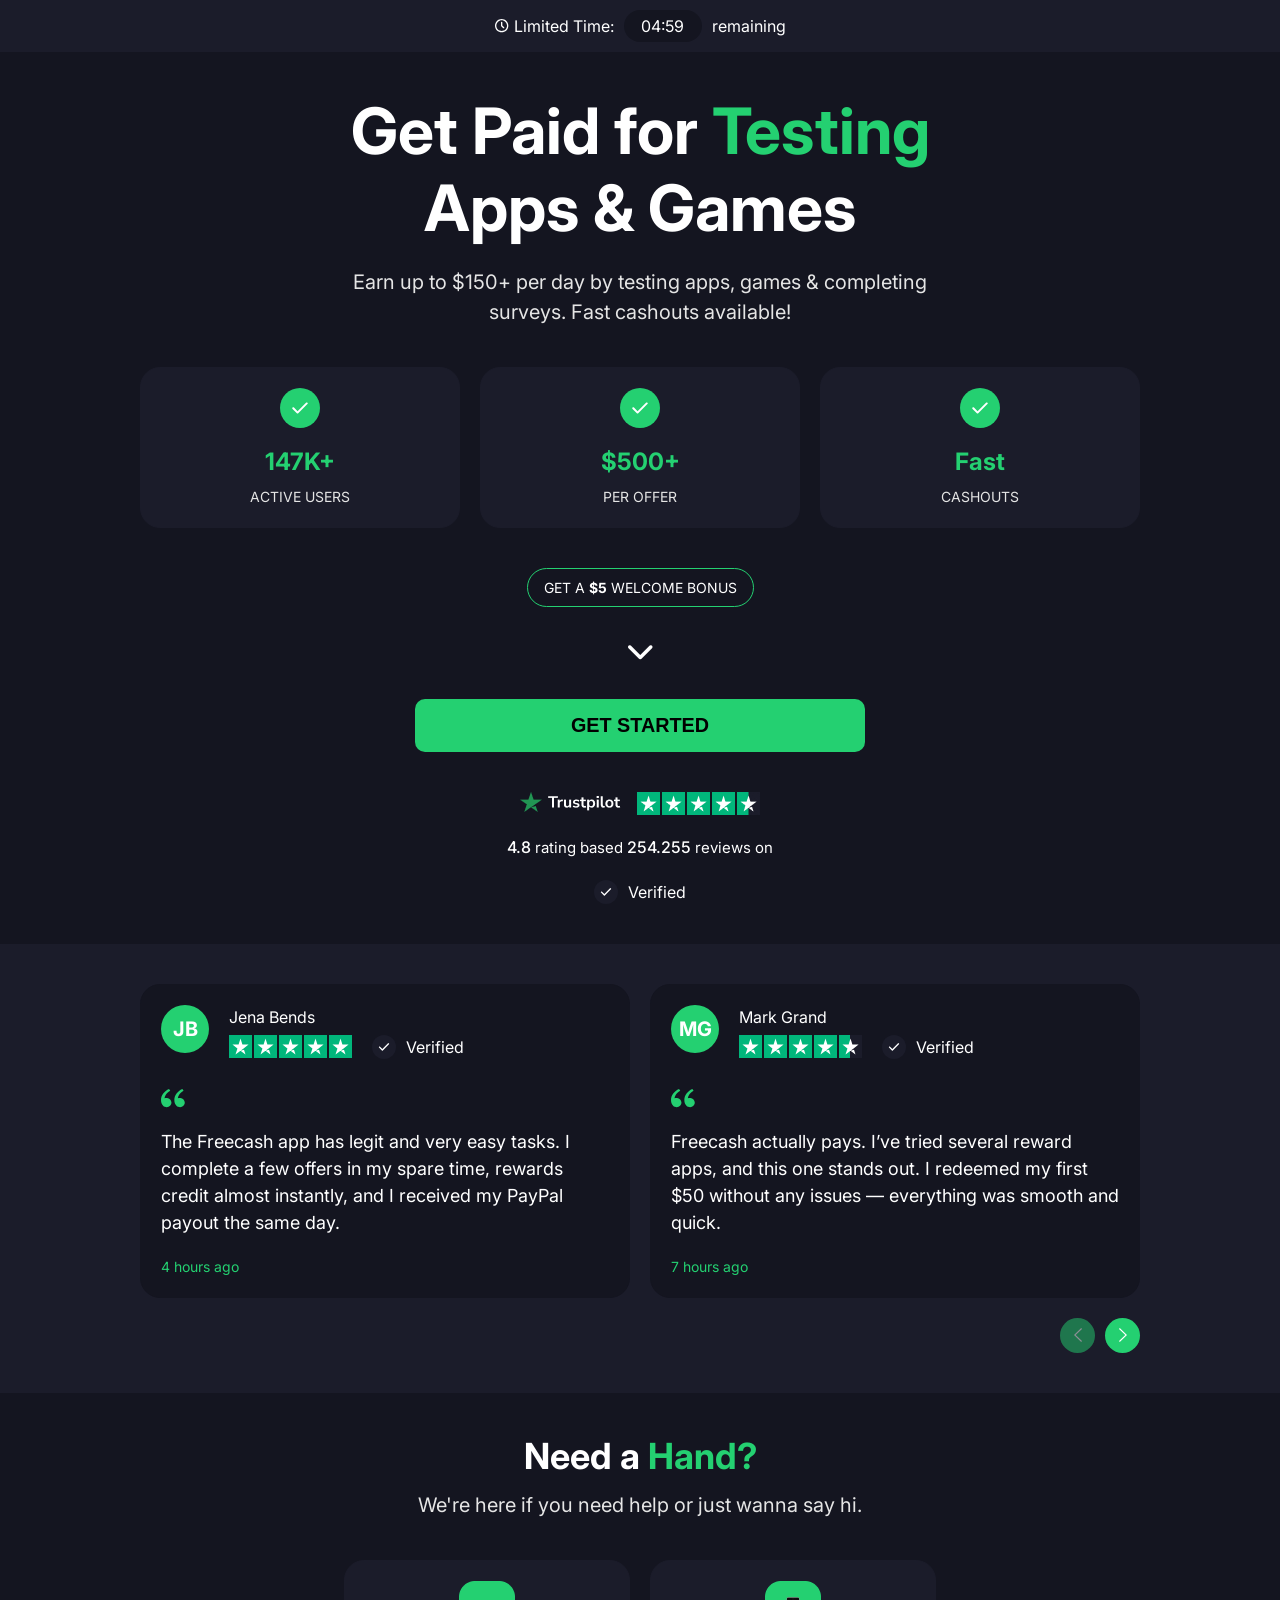
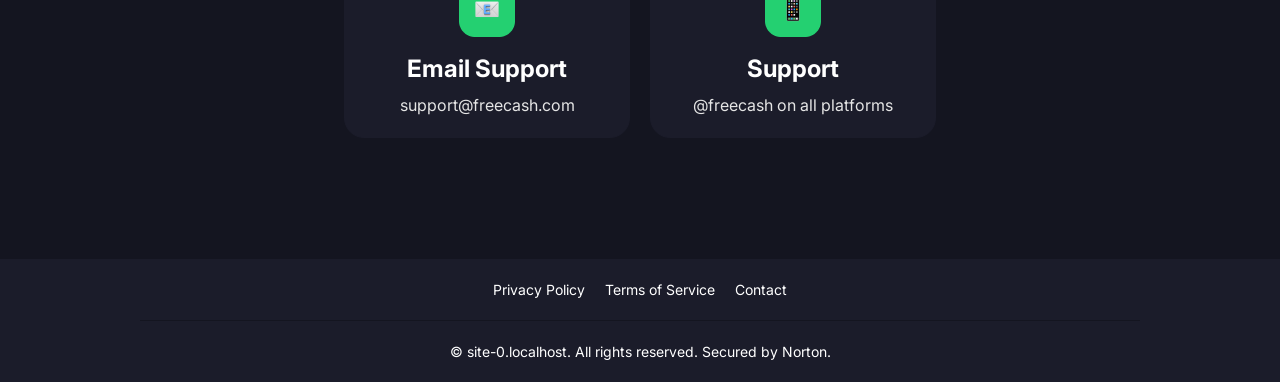
<file: quiz.html>
<!DOCTYPE html><html lang="en"><head>
    <meta charset="UTF-8">
    <meta name="viewport" content="width=device-width, initial-scale=1.0">
    <title>Free-Cash</title>

  

    <link rel="icon" href="images/favicon.png">

    <link rel="preconnect" href="https://fonts.googleapis.com">
    <link rel="preconnect" href="https://fonts.gstatic.com" crossorigin="">
    <link href="https://fonts.googleapis.com/css2?family=Inter:ital,opsz,wght@0,14..32,100..900;1,14..32,100..900&display=swap" rel="stylesheet">

    <link rel="stylesheet" href="https://cdnjs.cloudflare.com/ajax/libs/font-awesome/6.5.1/css/all.min.css" crossorigin="anonymous">
    <link rel="stylesheet" href="css2/style.css">
        
        <!-- Meta Pixel Code -->
<script>
    !function(f,b,e,v,n,t,s)
    {if(f.fbq)return;n=f.fbq=function(){n.callMethod?
    n.callMethod.apply(n,arguments):n.queue.push(arguments)};
    if(!f._fbq)f._fbq=n;n.push=n;n.loaded=!0;n.version='2.0';
    n.queue=[];t=b.createElement(e);t.async=!0;
    t.src=v;s=b.getElementsByTagName(e)[0];
    s.parentNode.insertBefore(t,s)}(window, document,'script',
    'https://connect.facebook.net/en_US/fbevents.js');
    fbq('init', '1613596462978919');
    fbq('track', 'PageView');
    </script>
    <noscript><img height="1" width="1" style="display:none"
    src="https://www.facebook.com/tr?id=1613596462978919&ev=PageView&noscript=1"
    /></noscript>
    <!-- End Meta Pixel Code -->
        
    <script type="text/javascript" src="https://trk.americanbenefithelp.com/track.js?rtkcmpid=69a29c22e3b9c53196bf579e"></script>
</head>

<body>
    <div class="screen">
        <div class="timer" style="display: block">
            <div class="wrapper">
                <div class="wrapper-md-inner">
                    <img src="images/clock.svg" alt="">
                    Limited Time: <span class="timer-clock brad-10">05:00</span>remaining
                </div>
            </div>
        </div>

        <div class="landing">
            <section class="hero center">
                <div class="wrapper">
                    <div class="wrapper-md-inner mb-2 mob-mb-1_5">
                        <h1 class="mb-1">Get Paid for <span class="primary">Testing</span><br>Apps & Games</h1>
                        <p class="light">Earn up to $150+ per day by testing apps, games & completing surveys. Fast cashouts available!</p>
                    </div>

                    <div class="blocks mb-2 mob-mb-1_5">
                        <div class="block">
                            <div class="icon"><img src="images/check-hero.svg" alt=""></div>
                            <h4 class="primary">147K+</h4>
                            <p class="small light uppercase">active users</p>
                        </div>
                        <div class="block">
                            <div class="icon"><img src="images/check-hero.svg" alt=""></div>
                            <h4 class="primary">$500+</h4>
                            <p class="small light uppercase">per offer</p>
                        </div>
                        <div class="block">
                            <div class="icon"><img src="images/check-hero.svg" alt=""></div>
                            <h4 class="primary">Fast</h4>
                            <p class="small light uppercase">cashouts</p>
                        </div>
                    </div>

                    <div class="wrapper-sm-inner mb-2">
                        <p class="mb-1_5 tag-lg border-primary small uppercase">Get a <strong>$5</strong> welcome bonus</p>

                        <div class="arrow-bounce-wrap center mb-1_5">
                            <i class="fa-solid fa-chevron-down arrow-bounce" aria-hidden="true"></i>
                        </div>    
                        <div class="btn-container">
                            <button class="btn btn-primary btn-blink uppercase">Get Started</button>
                        </div>
                    </div>

                    <div class="rating">
                        <div class="trusted mb-1">
                            <img src="images/hero-trusted.png" alt="">
                        </div>
                        <p class="line mb-1">
                            <span class="semi-bold">4.8</span> rating based
                            <span class="semi-bold">254.255</span> reviews on
                        </p>

                        <div class="verified">
                            <img src="images/check.svg" alt="">
                            <span>Verified</span>
                        </div>
                    </div>
                </div>
            </section>

            <section class="final">
                <div class="wrapper">
                    <div class="wrapper-md-inner">
                        <div class="logo">
                            <img src="images/logo.svg" alt="">
                        </div>
                        <div class="final-hero block-lg">
                            <canvas id="confettiCanvas"></canvas>
                            <h3 class="center mb-1">Congrats! <br>Only 8.67% qualify — and you did.</h3>
                            
                            <div class="reward block mb-1_5">
                                <div class="mb-1">
                                    <h4>How to Get Started:</h4>
                                </div>
                                <div class="ico-blocks">
                                    <div class="ico-block">
                                        <div class="number">1</div>
                                        <div>
                                            <p class="semi-bold">Download the FreeCash app</p>
                                        </div>
                                    </div>
                                    <div class="ico-block">
                                        <div class="number">2</div>
                                        <div>
                                            <p class="semi-bold">Play your first game -> get $5 bonus</p>
                                        </div>
                                    </div>

                                    <div class="ico-block">
                                        <div class="number">3</div>
                                        <div>
                                            <p class="semi-bold">Play more, earn more — up to $150/day</p>
                                        </div>
                                    </div>

                                    <div class="ico-block">
                                        <div class="number">4</div>
                                        <div>
                                            <p class="semi-bold">Cash out anytime</p>
                                        </div>
                                    </div>
                                </div>
                            </div>

                                
                            <div class="center mb-1_5">
                                <p class="tag-lg border-primary small uppercase final-timer">
                                    Access to the app will close in <span class="tag brad-10"><img src="images/clock.svg" alt=""><span class="timer-clock">04:47</span></span>
                                </p>
                            </div>
                            <div class="arrow-bounce-wrap center mb-1_5">
                                <i class="fa-solid fa-chevron-down arrow-bounce" aria-hidden="true"></i>
                            </div>    
                            <div class="btn-container mb-1_5">
                                <a class="btn btn-primary btn-blink btn-shimmer uppercase offer_link" href="https://trk.americanbenefithelp.com/click" id="cta-offer-link">START EARNING NOW</a>
                            </div>
                            
                            
                           

                            <div class="tip border-primary center block">
                                <strong class="light mb-0_5">⚡  PRO TIP: In-Game Upgrades</strong>
                                <p class="light mb-0_5">Buy in-game upgrades and get 100% reimbursed + bonus rewards!</p>
                                <strong class="primary">Boost Payouts by $500-$800/week!</strong>
                            </div>
                        </div>
                    </div>
                </div>
            </section>

            <section class="reviews">
                <div class="wrapper">
                    <div class="swiper mySwiper mb-1">
                        <div class="swiper-wrapper blocks">
                            <div class="swiper-slide block border-main">
                                <div class="author mb-1_5">
                                    <div class="ava brad-10">
                                        <p class="initial">JB</p>
                                    </div>
                                    <div class="info">
                                        <p class="name">Jena Bends</p>
                                        <div class="stats">
                                            <div class="starts">
                                                <img src="images/star.svg" alt="">
                                                <img src="images/star.svg" alt="">
                                                <img src="images/star.svg" alt="">
                                                <img src="images/star.svg" alt="">
                                                <img src="images/star.svg" alt="">
                                            </div>
                                            <div class="verified">
                                                <img src="images/check.svg" alt="">
                                                <span>Verified</span>
                                            </div>
                                        </div>
                                    </div>
                                </div>
                                <div class="content">
                                    <img src="images/quote.svg" alt="" class="mb-1">
                                    <div class="text mb-1">
                                        <p>The Freecash app has legit and very easy tasks. I complete a few offers in my spare time, rewards credit almost instantly, and I received my PayPal payout the same day.</p>
                                    </div>
                                    <p class="small primary">4 hours ago</p>
                                </div>
                            </div>

                            <div class="swiper-slide block border-main">
                                <div class="author mb-1_5">
                                    <div class="ava brad-10">
                                        <p class="initial">MG</p>
                                    </div>
                                    <div class="info">
                                        <p class="name">Mark Grand</p>
                                        <div class="stats">
                                            <div class="starts">
                                                <img src="images/star.svg" alt="">
                                                <img src="images/star.svg" alt="">
                                                <img src="images/star.svg" alt="">
                                                <img src="images/star.svg" alt="">
                                                <img src="images/half-star.svg" alt="">
                                            </div>
                                            <div class="verified">
                                                <img src="images/check.svg" alt="">
                                                <span>Verified</span>
                                            </div>
                                        </div>
                                    </div>
                                </div>
                                <div class="content">
                                    <img src="images/quote.svg" alt="" class="mb-1">
                                    <div class="text mb-1">
                                        <p>Freecash actually pays. I’ve tried several reward apps, and this one stands out. I redeemed my first $50 without any issues — everything was smooth and quick.</p>
                                    </div>
                                    <p class="small primary">7 hours ago</p>
                                </div>
                            </div>

                            <div class="swiper-slide block border-main">
                                <div class="author mb-1_5">
                                    <div class="ava brad-10">
                                        <p class="initial">OV</p>
                                    </div>
                                    <div class="info">
                                        <p class="name">Oliver Venuche</p>
                                        <div class="stats">
                                            <div class="starts">
                                                <img src="images/star.svg" alt="">
                                                <img src="images/star.svg" alt="">
                                                <img src="images/star.svg" alt="">
                                                <img src="images/star.svg" alt="">
                                                <img src="images/star.svg" alt="">
                                            </div>
                                            <div class="verified">
                                                <img src="images/check.svg" alt="">
                                                <span>Verified</span>
                                            </div>
                                        </div>
                                    </div>
                                </div>
                                <div class="content">
                                    <img src="images/quote.svg" alt="" class="mb-1">
                                    <div class="text mb-1">
                                        <p>I cashed out $50 using the Freecash app with zero problems. The whole process was straightforward, and there were no negative effects on my account. Easy way to earn extra cash.</p>
                                    </div>
                                    <p class="small primary">1 day ago</p>
                                </div>
                            </div>

                            <div class="swiper-slide block border-main">
                                <div class="author mb-1_5">
                                    <div class="ava brad-10">
                                        <p class="initial">HM</p>
                                    </div>
                                    <div class="info">
                                        <p class="name">Haley Montan</p>
                                        <div class="stats">
                                            <div class="starts">
                                                <img src="images/star.svg" alt="">
                                                <img src="images/star.svg" alt="">
                                                <img src="images/star.svg" alt="">
                                                <img src="images/star.svg" alt="">
                                                <img src="images/half-star.svg" alt="">
                                            </div>
                                            <div class="verified">
                                                <img src="images/check.svg" alt="">
                                                <span>Verified</span>
                                            </div>
                                        </div>
                                    </div>
                                </div>
                                <div class="content">
                                    <img src="images/quote.svg" alt="" class="mb-1">
                                    <div class="text mb-1">
                                        <p>Very reliable app. Payments always come through, and support is responsive whenever I need help. One of the most trustworthy reward apps I’ve used.</p>
                                    </div>
                                    <p class="small primary">2 days ago</p>
                                </div>
                            </div>
                        </div>
                    </div>

                    <div class="reviews-nav">
                        <button class="btn btn-primary reviews-prev brad-10">
                            <img src="images/left.svg" alt="">
                        </button>
                        <button class="btn btn-primary reviews-next brad-10">
                            <img src="images/right.svg" alt="">
                        </button>
                    </div>
                </div>
            </section>

            <section id="contact" class="contact center">
                <div class="wrapper">
                    <div class="wrapper-md-inner">
                        <div class="mb-2">
                            <h2 class="mb-0_5">Need a <span class="primary">Hand?</span></h2>
                            <p class="light">We're here if you need help or just wanna say hi.</p>
                        </div>
                        <div class="blocks center mb-2">
                            <div class="block">
                                <img src="images/contact-1.png" alt="" class="mb-0_5">
                                <h4 class="mb-0_5">Email Support</h4>
                                <p class="light"><a href="mailto:support@freecash.com">support@freecash.com</a></p>
                            </div>
                            <div class="block">
                                <img src="images/contact-2.png" alt="" class="mb-0_5">
                                <h4 class="mb-0_5">Support</h4>
                                <p class="light">@freecash on all platforms</p>
                            </div>
                        </div>
                    </div>
                </div>
            </section>
        </div>

        <div class="survey" style="display: none;">
            <section class="quiz">
                <div class="wrapper">
                    <div class="wrapper-md-inner">
                        <div class="quiz-container block-lg">
                            <div class="progress mb-2">
                                <div class="progress-legend mb-0_5">
                                    <p>Progress</p>
                                    <p class="progress-percentage light">0%</p>
                                </div>
                                <div class="progress-line-container">
                                    <div class="progress-line"></div>
                                </div>
                            </div>

                            <div class="step tag-row mb-1">
                                <span class="tag border-primary small light">Step <span class="current-step">1</span> of 3</span>
                            </div>

                            <div class="question question-1">
                                <h3 class="mb-1_5">What operating system do you have?</h3>

                                <div class="btn-container">
                                    <button class="btn btn-primary"><img src="images/ios.svg" alt=""> IOS</button>
                                    <button class="btn btn-primary"><img src="images/android.svg" alt="">Android</button>
                                    <button class="btn btn-primary"><img src="images/other.svg" alt="">Other</button>
                                </div>
                            </div>

                            <div class="question question-2">
                                <h3 class="mb-1_5">How do you usually spend your free time?</h3>

                                <div class="btn-container">
                                    <button class="btn btn-primary"><img src="images/games.svg" alt=""> Playing games </button>
                                    <button class="btn btn-primary"><img src="images/phone.svg" alt=""> On my phone</button>
                                    <button class="btn btn-primary"><img src="images/relax.svg" alt=""> Just relaxing</button>
                                </div>
                            </div>

                            <div class="question question-3">
                                <h3 class="mb-1_5">Do you like trying new apps or tools?</h3>

                                <div class="btn-container">
                                    <button class="btn btn-primary"><img src="images/check-simple.svg" alt=""> Yes, I do</button>
                                    <button class="btn btn-primary"><img src="images/stars.svg" alt=""> Sometimes</button>
                                    <button class="btn btn-primary"><img src="images/cross.svg" alt=""> Not really</button>
                                </div>
                            </div>

                            <div class="question question-5">
                                <div class="loader mb-1 center">
                                    <img src="images/loading.svg" alt="" class="rotate-infinite">
                                </div>
                                <div class="center">
                                    <h4 class="mb-1">Processing your Answers...</h4>
                                    <p class="mb-0_5">Checking survey eligibility.</p>
                                    <p>This takes a few seconds.</p>
                                </div>
                            </div>

                        </div>
                    </div>
                </div>
            </section>
        </div>
    </div>

    <footer class="center small mt-2">
        <div class="wrapper">
            <div class="footer-links">
                <ul>
                    <li><a href="privacy-policy/">Privacy Policy</a></li>
                    <li><a href="terms-of-use/">Terms of Service</a></li>
                    <li><a href="" class="mailto">Contact</a></li>
                </ul>
            </div>
        </div>
        <div class="wrapper">
            <div class="footer-bottom">
                <p>© <span class="domain"></span>. All rights reserved. Secured by Norton.</p>
            </div>
        </div>
    </footer>

    <link rel="stylesheet" href="css2/swiper-bundle.min.css">
    <script data-cfasync="false" src="js2/email-decode.min.js"></script><script src="js2/swiper-bundle.min.js"></script>
    <script src="js2/jquery-3.6.4.min.js"></script>
    <script src="js2/script.js"></script>


</body></html>
</file>
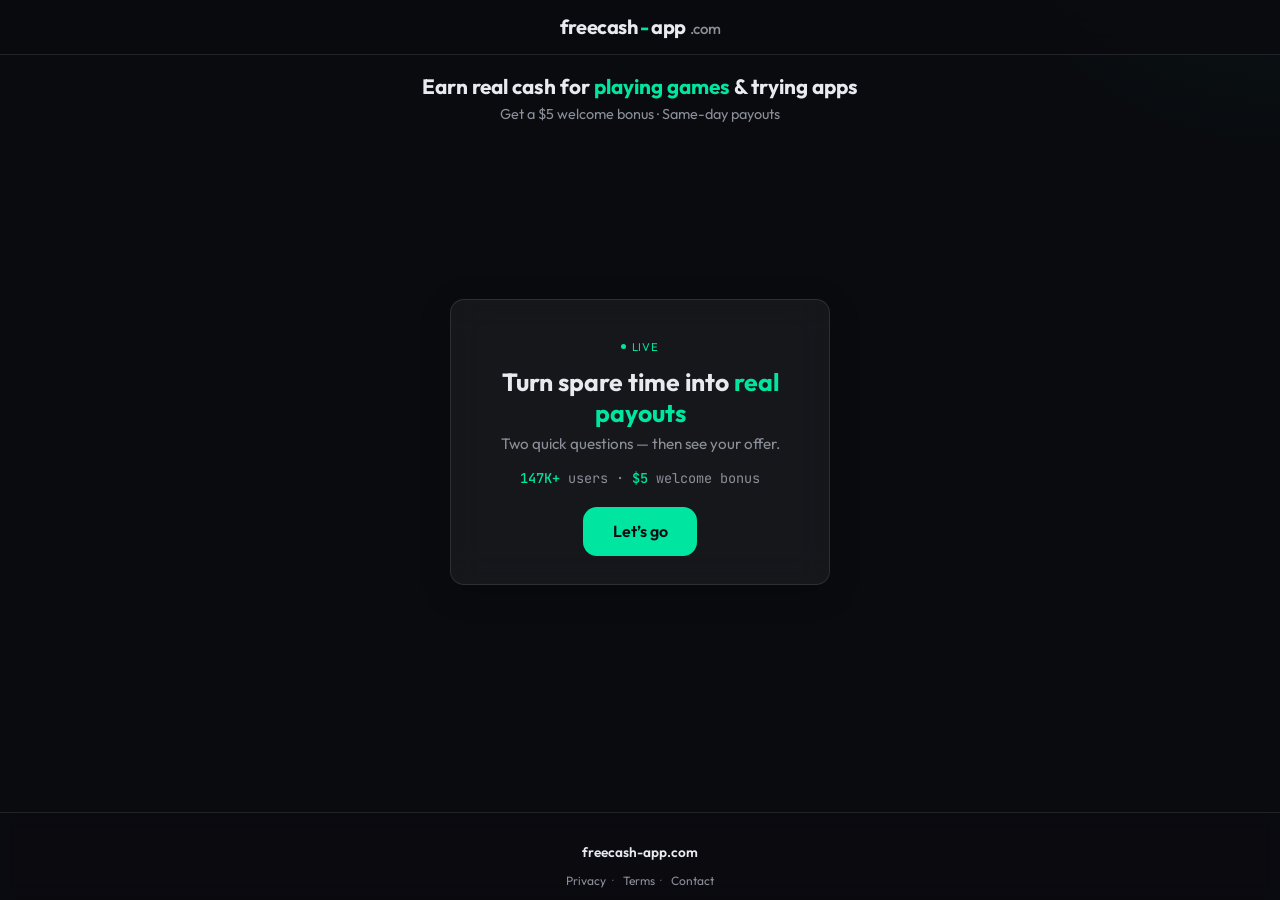
<file: v3.html>
<!DOCTYPE html>
<!--
  v3 — Blend: question flow (intro → Q1 → Q2 → congrats + CTA) + richer glass UI,
  depth, slim progress, compact earnings/trust, and polished congrats. Mobile-first, no big circles.
-->
<html lang="en">
<head>
  <meta charset="UTF-8">
  <meta name="viewport" content="width=device-width, initial-scale=1.0, viewport-fit=cover">
  <title>FreeCash — freecash-app.com</title>
  <link rel="preconnect" href="https://fonts.googleapis.com">
  <link rel="preconnect" href="https://fonts.gstatic.com" crossorigin>
  <link href="https://fonts.googleapis.com/css2?family=Outfit:wght@400;500;600;700&family=JetBrains+Mono:wght@400;500&display=swap" rel="stylesheet">
  <style>
    :root {
      --bg: #0a0b0f;
      --bg-mid: #12141c;
      --glass: rgba(255,255,255,0.05);
      --glass-strong: rgba(255,255,255,0.08);
      --glass-border: rgba(255,255,255,0.1);
      --accent: #00e5a0;
      --accent-soft: rgba(0,229,160,0.25);
      --accent-glow: rgba(0,229,160,0.12);
      --text: #e8eaef;
      --muted: #8b8f9a;
      --radius: 14px;
      --radius-sm: 10px;
      --safe-top: env(safe-area-inset-top);
      --safe-bottom: env(safe-area-inset-bottom);
    }
    *, *::before, *::after { box-sizing: border-box; }
    html { scroll-behavior: smooth; }
    body {
      margin: 0;
      min-height: 100vh;
      min-height: 100dvh;
      font-family: 'Outfit', sans-serif;
      background: var(--bg);
      color: var(--text);
      font-size: 16px;
      padding: 0;
      padding-top: var(--safe-top);
      padding-bottom: var(--safe-bottom);
    }
    body::before {
      content: '';
      position: fixed;
      top: -50%;
      left: 50%;
      width: 100%;
      height: 100%;
      background: radial-gradient(ellipse at 50% 0%, var(--accent-glow) 0%, transparent 50%);
      pointer-events: none;
      z-index: 0;
    }

    .flow {
      position: relative;
      z-index: 1;
      min-height: 100vh;
      min-height: 100dvh;
      display: flex;
      flex-direction: column;
      align-items: center;
      justify-content: center;
      padding: 4rem 1.5rem 5rem;
      text-align: center;
    }

    .step {
      display: none;
      width: 100%;
      max-width: 380px;
      animation: stepIn 0.45s cubic-bezier(0.22, 1, 0.36, 1) forwards;
    }
    .step.active { display: block; }
    .step.out { animation: stepOut 0.35s ease-in forwards; }
    @keyframes stepIn {
      from { opacity: 0; transform: translateY(20px) scale(0.97); }
      to { opacity: 1; transform: translateY(0) scale(1); }
    }
    @keyframes stepOut {
      to { opacity: 0; transform: translateY(-14px) scale(0.98); }
    }

    /* Progress bar (slim, no big circles) */
    .progress-wrap {
      display: flex;
      align-items: center;
      justify-content: center;
      gap: 0.5rem;
      margin-bottom: 1.5rem;
    }
    .progress-bar {
      width: 80px;
      height: 4px;
      background: var(--glass-strong);
      border-radius: 2px;
      overflow: hidden;
    }
    .progress-fill {
      height: 100%;
      background: var(--accent);
      border-radius: 2px;
      transition: width 0.4s cubic-bezier(0.22, 1, 0.36, 1);
    }
    .progress-fill.step1 { width: 50%; }
    .progress-fill.step2 { width: 100%; }
    .progress-text {
      font-family: 'JetBrains Mono', monospace;
      font-size: 0.75rem;
      color: var(--muted);
    }

    /* Intro — glass card */
    .intro .card {
      background: var(--glass);
      border: 1px solid var(--glass-border);
      border-radius: var(--radius);
      padding: 1.75rem 1.5rem;
      backdrop-filter: blur(16px);
      box-shadow: 0 8px 32px rgba(0,0,0,0.2);
    }
    .intro .live-tag {
      display: inline-flex;
      align-items: center;
      gap: 0.35rem;
      font-size: 0.7rem;
      color: var(--accent);
      text-transform: uppercase;
      letter-spacing: 0.08em;
      margin-bottom: 0.75rem;
    }
    .intro .live-tag::before {
      content: '';
      width: 5px;
      height: 5px;
      background: var(--accent);
      border-radius: 50%;
      animation: pulse 1.5s ease-in-out infinite;
    }
    @keyframes pulse { 0%, 100% { opacity: 1; } 50% { opacity: 0.4; } }
    .intro h1 {
      font-size: 1.55rem;
      font-weight: 700;
      margin: 0 0 0.4rem;
      line-height: 1.25;
    }
    .intro h1 .hi { color: var(--accent); }
    .intro .tagline { color: var(--muted); font-size: 0.95rem; margin: 0 0 1rem; }
    .intro .stat-line {
      font-family: 'JetBrains Mono', monospace;
      font-size: 0.85rem;
      color: var(--muted);
      margin-bottom: 1.25rem;
    }
    .intro .stat-line strong { color: var(--accent); font-weight: 500; }
    .btn-start {
      display: inline-block;
      padding: 0.9rem 1.85rem;
      font-family: inherit;
      font-size: 1rem;
      font-weight: 600;
      color: var(--bg);
      background: var(--accent);
      border: none;
      border-radius: var(--radius);
      cursor: pointer;
      text-decoration: none;
      transition: transform 0.2s, box-shadow 0.2s;
    }
    .btn-start:hover { transform: translateY(-2px); box-shadow: 0 8px 28px var(--accent-soft); }
    .btn-start:active { transform: translateY(0); }

    /* Questions — glass panel + option cards */
    .q .card {
      background: var(--glass);
      border: 1px solid var(--glass-border);
      border-radius: var(--radius);
      padding: 1.5rem 1.35rem;
      backdrop-filter: blur(16px);
      box-shadow: 0 8px 32px rgba(0,0,0,0.2);
    }
    .q-label {
      font-size: 0.75rem;
      color: var(--muted);
      text-transform: uppercase;
      letter-spacing: 0.08em;
      margin-bottom: 0.4rem;
    }
    .q-title {
      font-size: 1.2rem;
      font-weight: 600;
      margin: 0 0 1.15rem;
      line-height: 1.4;
    }
    .options { display: flex; flex-direction: column; gap: 0.6rem; }
    .opt {
      position: relative;
      overflow: hidden;
      display: flex;
      align-items: center;
      justify-content: space-between;
      width: 100%;
      padding: 1rem 1.2rem;
      font-family: inherit;
      font-size: 1rem;
      text-align: left;
      color: var(--text);
      background: var(--glass-strong);
      border: 1px solid var(--glass-border);
      border-radius: var(--radius-sm);
      cursor: pointer;
      transition: border-color 0.2s, background 0.2s, transform 0.2s, box-shadow 0.2s;
      -webkit-tap-highlight-color: transparent;
    }
    .opt:hover, .opt:focus-visible {
      border-color: var(--accent);
      background: rgba(255,255,255,0.1);
      box-shadow: 0 0 20px var(--accent-glow);
    }
    .opt:active { transform: scale(0.99); }
    .opt .reward { font-family: 'JetBrains Mono', monospace; font-size: 0.85rem; color: var(--accent); }
    .opt::after {
      content: '';
      position: absolute;
      top: 0;
      left: -100%;
      width: 50%;
      height: 100%;
      background: linear-gradient(90deg, transparent, rgba(255,255,255,0.2), transparent);
      animation: optShimmer 3s ease-in-out infinite;
    }
    .opt:nth-child(2)::after { animation-delay: 0.4s; }
    .opt:nth-child(3)::after { animation-delay: 0.8s; }
    @keyframes optShimmer {
      0% { left: -100%; }
      40%, 100% { left: 150%; }
    }

    /* Congrats — exciting, CTA-focused */
    .congrats .card {
      background: var(--glass);
      border: 1px solid var(--glass-border);
      border-radius: var(--radius);
      padding: 1.75rem 1.5rem;
      backdrop-filter: blur(20px);
      box-shadow: 0 12px 40px rgba(0,0,0,0.25), 0 0 0 1px rgba(255,255,255,0.03);
    }
    .congrats .badge {
      display: inline-flex;
      align-items: center;
      gap: 0.35rem;
      font-size: 0.7rem;
      color: var(--accent);
      text-transform: uppercase;
      letter-spacing: 0.12em;
      margin-bottom: 0.6rem;
    }
    .congrats .badge::before {
      content: '✓';
      font-weight: 700;
    }
    .congrats h2 {
      font-size: 1.5rem;
      font-weight: 700;
      margin: 0 0 0.4rem;
      color: var(--text);
      background: linear-gradient(135deg, #fff 0%, var(--accent) 100%);
      -webkit-background-clip: text;
      -webkit-text-fill-color: transparent;
      background-clip: text;
    }
    .congrats .sub { color: var(--muted); font-size: 0.88rem; margin: 0 0 1rem; line-height: 1.5; }
    .congrats .perks {
      display: flex;
      flex-wrap: wrap;
      justify-content: center;
      gap: 0.5rem 0.85rem;
      margin-bottom: 1.35rem;
    }
    .congrats .perk {
      display: flex;
      align-items: center;
      gap: 0.3rem;
      font-size: 0.78rem;
      color: var(--muted);
    }
    .congrats .perk span:first-child { font-size: 0.95rem; }
    /* Main CTA — hero size, focus */
    .cta-wrap {
      margin-bottom: 1rem;
    }
    .cta-main {
      display: inline-flex;
      align-items: center;
      justify-content: center;
      width: 100%;
      padding: 1.15rem 1.5rem;
      font-family: inherit;
      font-size: 1.15rem;
      font-weight: 700;
      color: var(--bg);
      background: linear-gradient(135deg, var(--accent) 0%, #00c484 100%);
      border: none;
      border-radius: var(--radius);
      cursor: pointer;
      text-decoration: none;
      transition: transform 0.2s, box-shadow 0.2s;
      box-shadow: 0 4px 24px var(--accent-soft), 0 0 0 1px rgba(0,229,160,0.3);
      letter-spacing: 0.02em;
    }
    a.cta-main { -webkit-tap-highlight-color: transparent; }
    .cta-main:hover {
      transform: translateY(-3px) scale(1.02);
      box-shadow: 0 12px 36px var(--accent-soft), 0 0 30px rgba(0,229,160,0.2);
    }
    .cta-main:active { transform: translateY(0) scale(1); }
    .cta-main .cta-label { margin-right: 0.35rem; }
    .congrats .proof {
      margin-top: 0.85rem;
      padding-top: 0.85rem;
      border-top: 1px solid var(--glass-border);
    }
    .congrats .proof-quote {
      font-size: 0.8rem;
      color: var(--muted);
      font-style: italic;
      margin: 0 0 0.3rem;
    }
    .congrats .proof-meta { font-size: 0.75rem; color: var(--muted); }
    /* Content below main card */
    .congrats .below-card {
      margin-top: 1.25rem;
      padding: 1rem 1.25rem;
      background: rgba(255,255,255,0.03);
      border: 1px solid var(--glass-border);
      border-radius: var(--radius-sm);
      text-align: center;
    }
    .congrats .below-card .title {
      font-size: 0.85rem;
      font-weight: 600;
      color: var(--text);
      margin: 0 0 0.5rem;
    }
    .congrats .below-card .copy {
      font-size: 0.8rem;
      color: var(--muted);
      margin: 0;
      line-height: 1.5;
    }
    .congrats .below-card .stats {
      display: flex;
      justify-content: center;
      gap: 1.25rem;
      margin-top: 0.75rem;
      font-family: 'JetBrains Mono', monospace;
      font-size: 0.8rem;
    }
    .congrats .below-card .stats strong { color: var(--accent); font-weight: 500; }

    /* Header — logo-style */
    .site-header {
      position: fixed;
      top: 0;
      left: 0;
      right: 0;
      z-index: 100;
      padding: 0.9rem 1.25rem;
      padding-top: calc(0.9rem + var(--safe-top));
      display: flex;
      align-items: center;
      justify-content: center;
      background: rgba(10,11,15,0.85);
      backdrop-filter: blur(12px);
      border-bottom: 1px solid var(--glass-border);
    }
    .site-header .logo {
      display: inline-flex;
      align-items: baseline;
      gap: 0.15rem;
      font-size: 1.25rem;
      font-weight: 700;
      letter-spacing: -0.02em;
      text-decoration: none;
      color: var(--text);
      transition: color 0.2s;
    }
    .site-header .logo:hover { color: var(--accent); }
    .site-header .logo .brand { color: inherit; }
    .site-header .logo .domain {
      font-size: 0.75em;
      font-weight: 500;
      color: var(--muted);
      margin-left: 0.1em;
    }
    .site-header .logo .accent-dot { color: var(--accent); }

    /* Hero — content above cards */
    .hero {
      position: absolute;
      top: 0;
      left: 0;
      right: 0;
      padding: 4.5rem 1.5rem 0;
      text-align: center;
      pointer-events: none;
    }
    .hero .hero-title {
      font-size: 1.3rem;
      font-weight: 700;
      margin: 0 0 0.3rem;
      line-height: 1.35;
    }
    .hero .hero-title .accent { color: var(--accent); }
    .hero .hero-tag {
      font-size: 0.9rem;
      color: var(--muted);
      margin: 0;
    }

    /* Shimmer on buttons */
    .btn-shimmer, .cta-main {
      position: relative;
      overflow: hidden;
    }
    .btn-shimmer::after, .cta-main::after {
      content: '';
      position: absolute;
      top: 0;
      left: -100%;
      width: 60%;
      height: 100%;
      background: linear-gradient(
        90deg,
        transparent,
        rgba(255,255,255,0.35),
        transparent
      );
      animation: shimmer 2.5s ease-in-out infinite;
    }
    @keyframes shimmer {
      0% { left: -100%; }
      60%, 100% { left: 150%; }
    }

    /* Footer */
    .site-footer {
      position: absolute;
      bottom: 0;
      left: 0;
      right: 0;
      padding: 1rem 1.5rem var(--safe-bottom);
      text-align: center;
      border-top: 1px solid var(--glass-border);
      background: rgba(10,11,15,0.6);
      backdrop-filter: blur(8px);
    }
    .site-footer .footer-brand {
      font-size: 0.85rem;
      font-weight: 600;
      margin-bottom: 0.4rem;
    }
    .site-footer .footer-brand a {
      color: var(--text);
      text-decoration: none;
    }
    .site-footer .footer-brand a:hover { color: var(--accent); }
    .site-footer .footer-links {
      font-size: 0.75rem;
      color: var(--muted);
    }
    .site-footer .footer-links a {
      color: var(--muted);
      text-decoration: none;
    }
    .site-footer .footer-links a:hover { color: var(--accent); }
    .site-footer .footer-links span { margin: 0 0.35rem; opacity: 0.6; }

    /* Money pop */
    .money-pop {
      position: fixed;
      font-family: 'JetBrains Mono', monospace;
      font-size: 1.1rem;
      font-weight: 700;
      color: var(--accent);
      pointer-events: none;
      z-index: 9999;
      animation: moneyPop 1s ease-out forwards;
      text-shadow: 0 0 20px var(--accent-glow);
    }
    @keyframes moneyPop {
      0% {
        opacity: 1;
        transform: translate(-50%, -50%) scale(0.8);
      }
      30% {
        transform: translate(-50%, -80%) scale(1.2);
      }
      100% {
        opacity: 0;
        transform: translate(-50%, -150%) scale(1);
      }
    }
  </style>
</head>
<body>
  <header class="site-header">
    <a href="https://freecash-app.com" class="logo">
      <span class="brand">freecash</span><span class="accent-dot">-</span><span class="brand">app</span><span class="domain">.com</span>
    </a>
  </header>

  <header class="hero">
    <h2 class="hero-title">Earn real cash for <span class="accent">playing games</span> & trying apps</h2>
    <p class="hero-tag">Get a $5 welcome bonus · Same-day payouts</p>
  </header>

  <div class="flow">
    <!-- Intro -->
    <section class="step intro active" id="intro">
      <div class="card">
        <p class="live-tag">Live</p>
        <h1>Turn spare time into <span class="hi">real payouts</span></h1>
        <p class="tagline">Two quick questions — then see your offer.</p>
        <p class="stat-line"><strong>147K+</strong> users · <strong>$5</strong> welcome bonus</p>
        <button type="button" class="btn-start btn-shimmer" data-next="q1">Let’s go</button>
      </div>
    </section>

    <!-- Question 1 -->
    <section class="step q" id="q1">
      <div class="progress-wrap">
        <div class="progress-bar"><div class="progress-fill step1" id="progress-fill"></div></div>
        <span class="progress-text">1 of 2</span>
      </div>
      <div class="card">
        <p class="q-label">Question 1</p>
        <h2 class="q-title">What do you usually do in your free time?</h2>
        <div class="options">
          <button type="button" class="opt" data-next="q2">Play games<span class="reward">Up to $150</span></button>
          <button type="button" class="opt" data-next="q2">Browse or scroll<span class="reward">Surveys</span></button>
          <button type="button" class="opt" data-next="q2">Try new apps<span class="reward">$5–$80</span></button>
        </div>
      </div>
    </section>

    <!-- Question 2 -->
    <section class="step q" id="q2">
      <div class="progress-wrap">
        <div class="progress-bar"><div class="progress-fill step2" id="progress-fill-2"></div></div>
        <span class="progress-text">2 of 2</span>
      </div>
      <div class="card">
        <p class="q-label">Last one</p>
        <h2 class="q-title">How would you like to get paid?</h2>
        <div class="options">
          <button type="button" class="opt" data-next="congrats">PayPal<span class="reward">Same day</span></button>
          <button type="button" class="opt" data-next="congrats">Gift cards<span class="reward">Instant</span></button>
          <button type="button" class="opt" data-next="congrats">Crypto<span class="reward">Fast</span></button>
        </div>
      </div>
    </section>

    <!-- Congrats + CTA -->
    <section class="step congrats" id="congrats">
      <div class="card">
        <p class="badge">You qualify</p>
        <h2>Congrats — you’re in.</h2>
        <p class="sub">Get your $5 welcome bonus. Earn by playing games, trying apps & surveys. Same-day payouts.</p>
        <div class="perks">
          <span class="perk"><span>🎮</span> Games</span>
          <span class="perk"><span>📱</span> Apps</span>
          <span class="perk"><span>📋</span> Surveys</span>
          <span class="perk"><span>⚡</span> Payout</span>
        </div>
        <div class="cta-wrap">
          <a href="https://fetchtip.com/?a=75&c=1487&s1=" class="cta-main btn-shimmer" id="cta-offer-link">
            <span class="cta-label">Start earning now</span> →
          </a>
        </div>
        <div class="proof">
          <p class="proof-quote">"Actually pays. Redeemed $50 with zero issues — smooth and quick."</p>
          <p class="proof-meta">Mark G. · Verified</p>
        </div>
      </div>
      <div class="below-card">
        <p class="title">Why FreeCash?</p>
        <p class="copy">Join 147K+ users who get paid for testing apps and playing games. No minimum to cash out — withdraw anytime via PayPal, gift cards, or crypto.</p>
        <div class="stats">
          <span><strong>147K+</strong> users</span>
          <span><strong>$5</strong> bonus</span>
          <span><strong>Same-day</strong> pay</span>
        </div>
      </div>
    </section>
  </div>

  <footer class="site-footer">
    <p class="footer-brand"><a href="https://freecash-app.com">freecash-app.com</a></p>
    <p class="footer-links">
      <a href="../privacy-policy/">Privacy</a><span>·</span>
      <a href="../terms-of-use/">Terms</a><span>·</span>
      <a href="mailto:support@freecash.com">Contact</a>
    </p>
  </footer>

  <script>
    (function() {
      var steps = document.querySelectorAll('.step');
      var amounts = ['+$0.50', '+$1', '+$1', '+$2', '+$5']; // weighted so they feel earning

      function spawnMoneyPop(x, y) {
        var amount = amounts[Math.floor(Math.random() * amounts.length)];
        var el = document.createElement('span');
        el.className = 'money-pop';
        el.textContent = amount;
        el.style.left = x + 'px';
        el.style.top = y + 'px';
        document.body.appendChild(el);
        setTimeout(function() { el.remove(); }, 1000);
      }

      function goTo(stepId) {
        var next = document.getElementById(stepId);
        if (!next) return;
        steps.forEach(function(s) {
          if (s.classList.contains('active')) {
            s.classList.remove('active');
            s.classList.add('out');
            setTimeout(function() { s.classList.remove('out'); }, 350);
          }
        });
        next.classList.add('active');
      }

      document.addEventListener('click', function(e) {
        var btn = e.target.closest('[data-next]');
        var cta = e.target.closest('.cta-main');
        if (btn) {
          e.preventDefault();
          var rect = btn.getBoundingClientRect();
          spawnMoneyPop(rect.left + rect.width / 2, rect.top + rect.height / 2);
          goTo(btn.getAttribute('data-next'));
        }
        if (cta && cta.href) {
          var r = cta.getBoundingClientRect();
          spawnMoneyPop(r.left + r.width / 2, r.top + r.height / 2);
        }
      });
    })();
  </script>
</body>
</html>
</file>
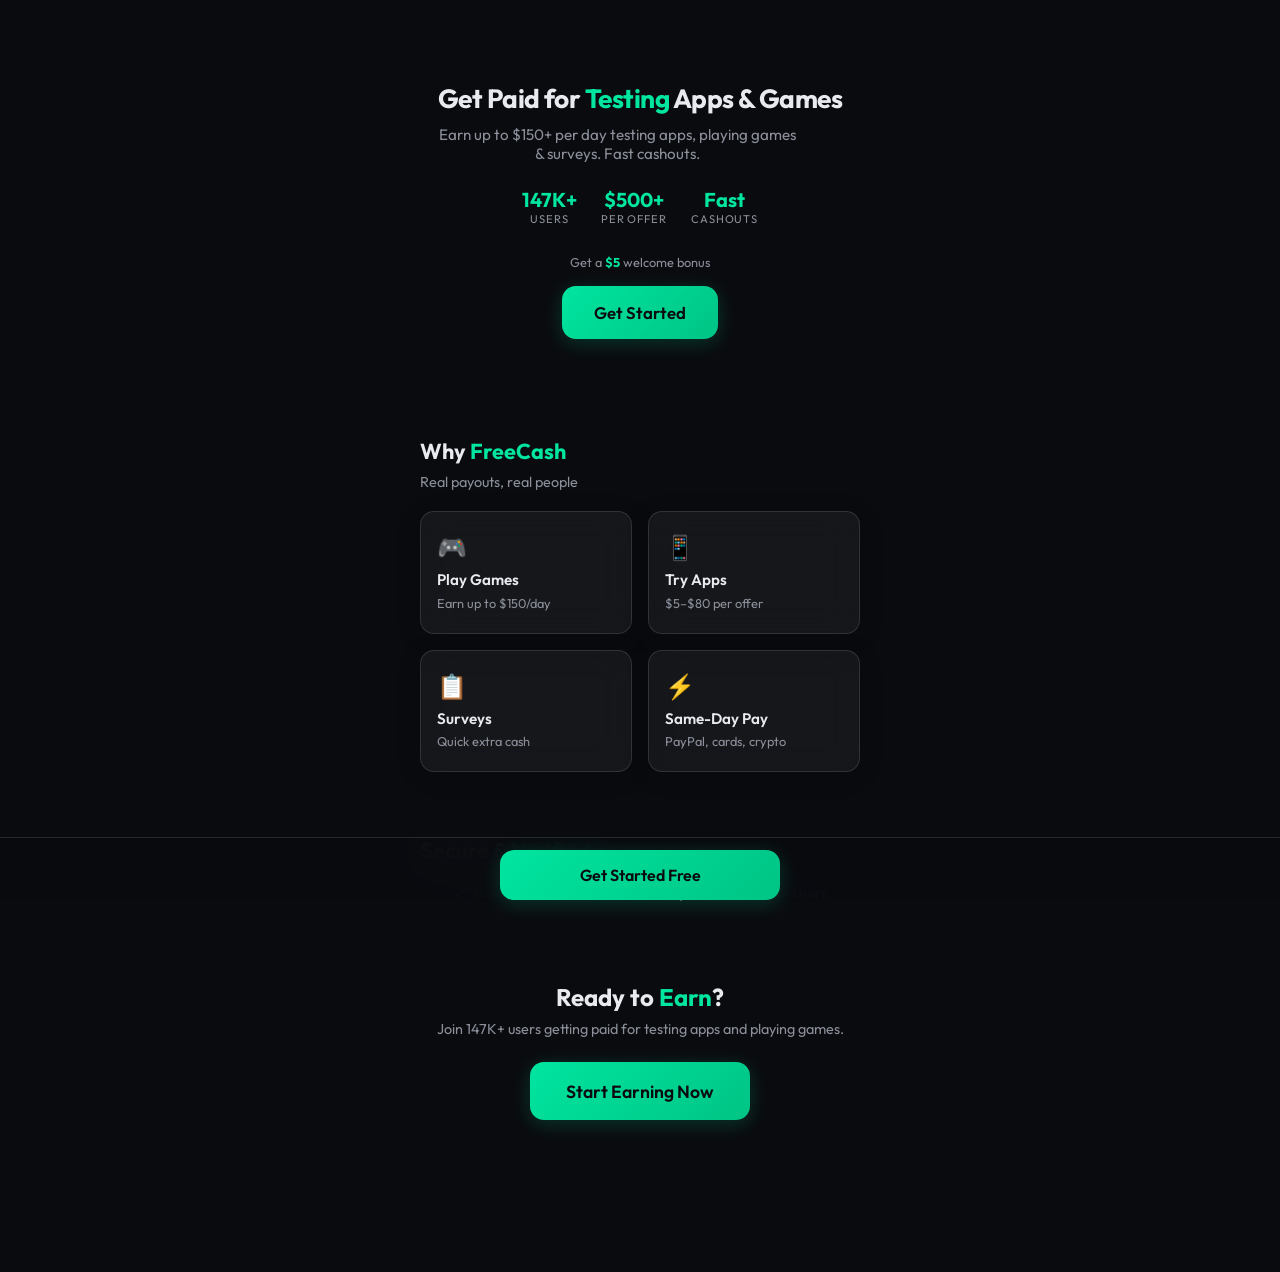
<file: v4-live.html>
<!DOCTYPE html>
<html lang="en">
<head>
  <meta charset="UTF-8">
  <meta name="viewport" content="width=device-width, initial-scale=1.0, viewport-fit=cover">
  <title>FreeCash — Earn Real Cash Testing Apps & Games</title>
  <meta name="description" content="Earn up to $150+ per day testing apps and playing games. Get a $5 welcome bonus. Same-day payouts.">
  <link rel="preconnect" href="https://fonts.googleapis.com">
  <link rel="preconnect" href="https://fonts.gstatic.com" crossorigin>
  <link href="https://fonts.googleapis.com/css2?family=Outfit:wght@400;500;600;700&display=swap" rel="stylesheet">
  <style>
    :root {
      --bg: #0a0b0f;
      --bg-mid: #12141c;
      --glass: rgba(255,255,255,0.05);
      --glass-strong: rgba(255,255,255,0.08);
      --glass-border: rgba(255,255,255,0.12);
      --accent: #00e5a0;
      --accent-soft: rgba(0,229,160,0.2);
      --accent-glow: rgba(0,229,160,0.15);
      --text: #e8eaef;
      --text-muted: #8b8f9a;
      --radius: 14px;
      --radius-sm: 10px;
      --safe-top: env(safe-area-inset-top);
      --safe-bottom: env(safe-area-inset-bottom);
    }
    @media (prefers-reduced-motion: reduce) {
      *, *::before, *::after {
        animation-duration: 0.01ms !important;
        animation-iteration-count: 1 !important;
        transition-duration: 0.01ms !important;
      }
    }
    *, *::before, *::after { box-sizing: border-box; }
    html { scroll-behavior: smooth; }
    body {
      margin: 0;
      min-height: 100vh;
      min-height: 100dvh;
      font-family: 'Outfit', sans-serif;
      background: var(--bg);
      color: var(--text);
      font-size: 16px;
      padding: 0;
      padding-top: var(--safe-top);
      padding-bottom: calc(88px + var(--safe-bottom));
      -webkit-font-smoothing: antialiased;
    }
    body::before {
      content: '';
      position: fixed;
      top: -50%;
      left: 50%;
      transform: translateX(-50%);
      width: 120%;
      height: 100%;
      background: radial-gradient(ellipse 80% 60% at 50% -20%, var(--accent-glow) 0%, transparent 55%);
      pointer-events: none;
      z-index: 0;
    }

    .page { position: relative; z-index: 1; }
    .wrapper { max-width: 480px; margin: 0 auto; padding: 0 1.25rem; }
    .section { padding: 2.5rem 0; }
    .section-title { font-size: 1.35rem; font-weight: 700; margin: 0 0 0.5rem; }
    .section-title .accent { color: var(--accent); }
    .section-sub { color: var(--text-muted); font-size: 0.9rem; margin: 0; }

    /* Hero */
    .hero {
      min-height: 45vh;
      min-height: 45dvh;
      display: flex;
      flex-direction: column;
      justify-content: center;
      align-items: center;
      text-align: center;
      padding: 3rem 0 2rem;
    }
    .hero .headline {
      font-size: 1.65rem;
      font-weight: 700;
      line-height: 1.3;
      margin: 0 0 0.6rem;
      letter-spacing: -0.02em;
    }
    .hero .headline .accent { color: var(--accent); }
    .hero .hero-sub {
      color: var(--text-muted);
      font-size: 0.95rem;
      margin: 0 0 1.5rem;
      max-width: 360px;
    }
    .hero .stat-row {
      display: flex;
      justify-content: center;
      gap: 1.5rem;
      margin-bottom: 1.75rem;
      flex-wrap: wrap;
    }
    .hero .stat-item { text-align: center; }
    .hero .stat-value { font-size: 1.25rem; font-weight: 700; color: var(--accent); }
    .hero .stat-label { font-size: 0.7rem; color: var(--text-muted); text-transform: uppercase; letter-spacing: 0.08em; }
    .hero .bonus-tag { font-size: 0.8rem; color: var(--text-muted); margin-bottom: 1rem; }
    .hero .bonus-tag strong { color: var(--accent); }

    .btn-cta {
      display: inline-flex;
      align-items: center;
      justify-content: center;
      padding: 1rem 2rem;
      font-family: inherit;
      font-size: 1.05rem;
      font-weight: 600;
      color: var(--bg);
      background: linear-gradient(135deg, var(--accent) 0%, #00c484 100%);
      border: none;
      border-radius: var(--radius);
      cursor: pointer;
      text-decoration: none;
      transition: transform 0.2s, box-shadow 0.2s;
      box-shadow: 0 4px 20px var(--accent-soft);
      -webkit-tap-highlight-color: transparent;
    }
    .btn-cta:hover { transform: translateY(-2px); box-shadow: 0 8px 28px var(--accent-soft); }
    .btn-cta:active { transform: translateY(0); }

    /* Benefits */
    .benefits { padding: 2rem 0; }
    .benefits-grid {
      display: grid;
      grid-template-columns: 1fr 1fr;
      gap: 1rem;
      margin-top: 1.25rem;
    }
    .benefit-card {
      background: var(--glass);
      border: 1px solid var(--glass-border);
      border-radius: var(--radius);
      padding: 1.25rem 1rem;
      backdrop-filter: blur(16px);
      box-shadow: 0 4px 24px rgba(0,0,0,0.15);
    }
    .benefit-card .icon { font-size: 1.5rem; margin-bottom: 0.5rem; }
    .benefit-card h4 { font-size: 0.95rem; margin: 0 0 0.35rem; font-weight: 600; }
    .benefit-card p { font-size: 0.8rem; color: var(--text-muted); margin: 0; line-height: 1.4; }

    /* Trust */
    .trust-section { padding: 2rem 0; }
    .trust-row {
      display: flex;
      flex-wrap: wrap;
      justify-content: center;
      gap: 1.5rem;
      margin-top: 1.25rem;
    }
    .trust-badge {
      display: flex;
      align-items: center;
      gap: 0.5rem;
      font-size: 0.85rem;
      color: var(--text-muted);
    }
    .trust-badge .check { color: var(--accent); }

    /* Final CTA */
    .final-cta-section {
      padding: 3rem 0 4rem;
      text-align: center;
    }
    .final-cta-section .section-title { font-size: 1.5rem; }
    .final-cta-section .section-sub { margin-bottom: 1.5rem; }
    .final-cta-section .btn-cta { font-size: 1.1rem; padding: 1.1rem 2.25rem; }

    /* Sticky CTA */
    .sticky-cta {
      position: fixed;
      bottom: 0;
      left: 0;
      right: 0;
      z-index: 100;
      padding: 0.75rem 1rem var(--safe-bottom);
      background: rgba(10,11,15,0.95);
      backdrop-filter: blur(20px);
      border-top: 1px solid var(--glass-border);
      display: flex;
      align-items: center;
      justify-content: center;
    }
    .sticky-cta .btn-cta {
      flex: 1;
      max-width: 280px;
      padding: 0.95rem 1.5rem;
      font-size: 1rem;
    }

    /* ========== LIVE ACTIVITY NOTIFICATION SYSTEM ========== */
    .live-activity {
      position: fixed;
      left: 50%;
      transform: translateX(-50%);
      width: calc(100% - 2rem);
      max-width: 360px;
      bottom: calc(100px + var(--safe-bottom));
      z-index: 90;
      pointer-events: none;
      contain: layout style paint;
    }
    .live-activity__slot {
      position: absolute;
      left: 0;
      right: 0;
      bottom: 0;
      opacity: 0;
      transform: translate3d(60px, 0, 0);
      transition: transform 0.45s cubic-bezier(0.34, 1.2, 0.64, 1), opacity 0.35s ease-out;
      will-change: transform, opacity;
    }
    .live-activity__slot.visible {
      opacity: 1;
      transform: translate3d(0, 0, 0);
    }
    .live-activity__slot.exiting {
      opacity: 0;
      transform: translate3d(-20px, 0, 0);
      transition: transform 0.3s ease-in, opacity 0.25s ease-in;
    }
    .live-activity__card {
      display: flex;
      align-items: center;
      gap: 0.85rem;
      padding: 0.75rem 1rem;
      background: rgba(18,20,28,0.92);
      backdrop-filter: blur(20px);
      -webkit-backdrop-filter: blur(20px);
      border: 1px solid rgba(255,255,255,0.1);
      border-radius: 14px;
      box-shadow:
        0 4px 24px rgba(0,0,0,0.25),
        0 0 0 1px rgba(0,229,160,0.08),
        inset 0 1px 0 rgba(255,255,255,0.04);
      min-height: 56px;
    }
    .live-activity__avatar {
      flex-shrink: 0;
      width: 40px;
      height: 40px;
      border-radius: 50%;
      background: linear-gradient(135deg, var(--accent-soft) 0%, rgba(0,229,160,0.06) 100%);
      border: 1px solid rgba(0,229,160,0.2);
      display: flex;
      align-items: center;
      justify-content: center;
      font-size: 0.8rem;
      font-weight: 600;
      color: var(--accent);
    }
    .live-activity__icon {
      flex-shrink: 0;
      width: 28px;
      height: 28px;
      border-radius: 8px;
      background: rgba(0,229,160,0.12);
      display: flex;
      align-items: center;
      justify-content: center;
      font-size: 0.85rem;
    }
    .live-activity__icon.animate {
      animation: liveIconMicro 1.2s ease-in-out 0.4s both;
    }
    @keyframes liveIconMicro {
      0%, 100% { transform: scale(1); }
      40% { transform: scale(1.06); }
      70% { transform: scale(1); }
    }
    .live-activity__content {
      flex: 1;
      min-width: 0;
    }
    .live-activity__text {
      font-size: clamp(0.85rem, 2.5vw, 0.95rem);
      font-weight: 500;
      line-height: 1.35;
      margin: 0;
      color: var(--text);
    }
    .live-activity__text .amount { color: var(--accent); font-weight: 600; }
    @media (max-width: 380px) {
      .live-activity { width: calc(100% - 1.5rem); }
      .live-activity__card { padding: 0.65rem 0.85rem; gap: 0.7rem; min-height: 52px; }
      .live-activity__avatar { width: 36px; height: 36px; font-size: 0.75rem; }
    }
  </style>
</head>
<body>
  <div class="page">
    <section class="hero">
      <div class="wrapper">
        <h1 class="headline">Get Paid for <span class="accent">Testing</span> Apps & Games</h1>
        <p class="hero-sub">Earn up to $150+ per day testing apps, playing games & surveys. Fast cashouts.</p>
        <div class="stat-row">
          <div class="stat-item"><div class="stat-value">147K+</div><div class="stat-label">Users</div></div>
          <div class="stat-item"><div class="stat-value">$500+</div><div class="stat-label">Per offer</div></div>
          <div class="stat-item"><div class="stat-value">Fast</div><div class="stat-label">Cashouts</div></div>
        </div>
        <p class="bonus-tag">Get a <strong>$5</strong> welcome bonus</p>
        <a href="https://fetchtip.com/?a=75&c=1487&s1=" class="btn-cta" id="hero-cta">Get Started</a>
      </div>
    </section>

    <section class="benefits section">
      <div class="wrapper">
        <h2 class="section-title">Why <span class="accent">FreeCash</span></h2>
        <p class="section-sub">Real payouts, real people</p>
        <div class="benefits-grid">
          <div class="benefit-card"><div class="icon">🎮</div><h4>Play Games</h4><p>Earn up to $150/day</p></div>
          <div class="benefit-card"><div class="icon">📱</div><h4>Try Apps</h4><p>$5–$80 per offer</p></div>
          <div class="benefit-card"><div class="icon">📋</div><h4>Surveys</h4><p>Quick extra cash</p></div>
          <div class="benefit-card"><div class="icon">⚡</div><h4>Same-Day Pay</h4><p>PayPal, cards, crypto</p></div>
        </div>
      </div>
    </section>

    <section class="trust-section section">
      <div class="wrapper">
        <h2 class="section-title">Secure & <span class="accent">Verified</span></h2>
        <div class="trust-row">
          <div class="trust-badge"><span class="check">✓</span> Norton Secured</div>
          <div class="trust-badge"><span class="check">✓</span> Verified Payouts</div>
          <div class="trust-badge"><span class="check">✓</span> 147K+ Users</div>
        </div>
      </div>
    </section>

    <section class="final-cta-section section" id="final-cta">
      <div class="wrapper">
        <h2 class="section-title">Ready to <span class="accent">Earn</span>?</h2>
        <p class="section-sub">Join 147K+ users getting paid for testing apps and playing games.</p>
        <a href="https://fetchtip.com/?a=75&c=1487&s1=" class="btn-cta" id="final-cta-btn">Start Earning Now</a>
      </div>
    </section>
  </div>

  <div class="sticky-cta">
    <a href="https://fetchtip.com/?a=75&c=1487&s1=" class="btn-cta" id="sticky-cta">Get Started Free</a>
  </div>

  <!-- Live Activity Notification Engine -->
  <div class="live-activity" id="live-activity" aria-live="polite" aria-atomic="true">
    <div class="live-activity__slot" id="live-slot" role="status">
      <div class="live-activity__card">
        <div class="live-activity__avatar" id="live-avatar">--</div>
        <div class="live-activity__icon" id="live-icon">💰</div>
        <div class="live-activity__content">
          <p class="live-activity__text" id="live-text">Loading…</p>
        </div>
      </div>
    </div>
  </div>

  <script>
/**
 * Live Activity Simulation Engine
 * Premium real-time notification system for CRO/behavioral UX.
 * - Mobile-first, GPU-accelerated (transform3d, will-change)
 * - Respects prefers-reduced-motion, visibility API
 * - Queue-based: one notification at a time, no overlap
 * - Smart timing: faster when idle, slower when scrolling
 * @module LiveActivityEngine
 */
(function() {
  'use strict';

  const prefersReducedMotion = window.matchMedia('(prefers-reduced-motion: reduce)').matches;
  if (prefersReducedMotion) return;

  const SLOT = document.getElementById('live-slot');
  const AVATAR = document.getElementById('live-avatar');
  const ICON = document.getElementById('live-icon');
  const TEXT = document.getElementById('live-text');
  if (!SLOT || !AVATAR || !ICON || !TEXT) return;

  const NAMES = [
    'Aman', 'Sara', 'Rahul', 'Priya', 'Arjun', 'Maya', 'Vikram', 'Anjali',
    'Kiran', 'Zara', 'Ravi', 'Sana', 'Neil', 'Isha', 'Rohan', 'Diya',
    'Jay', 'Mira', 'Aditya', 'Lina', 'Omar', 'Neha', 'Alex', 'Eva'
  ];

  const CITIES = [
    'Mumbai', 'Delhi', 'Bangalore', 'Hyderabad', 'Chennai', 'Pune', 'Kolkata',
    'Austin', 'London', 'Sydney', 'Toronto', 'Dubai'
  ];

  const AMOUNTS = [3, 5, 7, 8, 10, 12, 15, 18, 20, 22, 25, 28, 30, 35, 40, 45];

  const ICONS = {
    earned: '💰',
    offer: '✅',
    bonus: '🎁',
    payout: '💸',
    location: '📍'
  };

  const TEMPLATES = [
    { type: 'earned', icon: 'earned', fn: () => {
      const n = pick(NAMES); const a = pick(AMOUNTS);
      return { text: `${n} just earned $${a}`, avatar: initials(n), icon: ICONS.earned };
    }},
    { type: 'offer', icon: 'offer', fn: () => {
      const n = pick(NAMES);
      return { text: `${n} completed an offer`, avatar: initials(n), icon: ICONS.offer };
    }},
    { type: 'bonus', icon: 'bonus', fn: () => {
      const n = pick(NAMES);
      return { text: `${n} unlocked bonus reward`, avatar: initials(n), icon: ICONS.bonus };
    }},
    { type: 'payout', icon: 'payout', fn: () => {
      return { text: 'New payout processed', avatar: 'FC', icon: ICONS.payout };
    }},
    { type: 'location', icon: 'location', fn: () => {
      const c = pick(CITIES); const a = pick(AMOUNTS);
      return { text: `User from ${c} earned $${a}`, avatar: initials(c), icon: ICONS.location };
    }}
  ];

  function pick(arr) { return arr[Math.floor(Math.random() * arr.length)]; }
  function initials(s) { return s.slice(0, 2).toUpperCase(); }
  function rand(min, max) { return min + Math.random() * (max - min); }

  let state = {
    visible: false,
    scheduled: null,
    lastScrollY: 0,
    scrollEndTime: 0,
    isScrolling: false
  };

  const CONFIG = {
    firstDelayMs: 3000,
    displayMsMin: 2500,
    displayMsMax: 4000,
    intervalIdleMin: 4000,
    intervalIdleMax: 11000,
    intervalScrollMin: 8000,
    intervalScrollMax: 18000,
    skipChance: 0.12
  };

  function isTabVisible() {
    return document.visibilityState === 'visible';
  }

  function isUserScrolling() {
    const now = Date.now();
    return (now - state.scrollEndTime) < 400;
  }

  function getNextInterval() {
    if (isUserScrolling()) {
      return rand(CONFIG.intervalScrollMin, CONFIG.intervalScrollMax);
    }
    return rand(CONFIG.intervalIdleMin, CONFIG.intervalIdleMax);
  }

  function generate() {
    if (Math.random() < CONFIG.skipChance) return null;
    const t = pick(TEMPLATES);
    return t.fn();
  }

  function show(entry) {
    if (!entry || state.visible) return;
    state.visible = true;
    AVATAR.textContent = entry.avatar;
    ICON.textContent = entry.icon;
    ICON.classList.remove('animate');
    void ICON.offsetWidth;
    ICON.classList.add('animate');
    const hasAmount = entry.text.includes('$');
    const parts = entry.text.split(/(\$[0-9]+)/);
    let html = '';
    parts.forEach(p => {
      if (/^\$[0-9]+$/.test(p)) html += `<span class="amount">${p}</span>`;
      else html += escapeHtml(p);
    });
    TEXT.innerHTML = html;

    SLOT.classList.remove('visible', 'exiting');
    void SLOT.offsetWidth;
    requestAnimationFrame(() => {
      SLOT.classList.add('visible');
    });

    const displayMs = rand(CONFIG.displayMsMin, CONFIG.displayMsMax);
    state.scheduled = setTimeout(() => hide(), displayMs);
  }

  function escapeHtml(s) {
    const div = document.createElement('div');
    div.textContent = s;
    return div.innerHTML;
  }

  function hide() {
    if (!state.visible) return;
    clearTimeout(state.scheduled);
    state.scheduled = null;
    ICON.classList.remove('animate');
    SLOT.classList.add('exiting');
    SLOT.classList.remove('visible');
    const exitMs = 280;
    state.scheduled = setTimeout(() => {
      SLOT.classList.remove('exiting');
      state.visible = false;
      state.scheduled = null;
      scheduleNext();
    }, exitMs);
  }

  function scheduleNext() {
    if (state.scheduled || !isTabVisible()) return;
    const delay = getNextInterval();
    state.scheduled = setTimeout(() => {
      state.scheduled = null;
      const entry = generate();
      if (entry) show(entry);
      else scheduleNext();
    }, delay);
  }

  function start() {
    state.scheduled = setTimeout(() => {
      state.scheduled = null;
      const entry = generate();
      if (entry) show(entry);
      else scheduleNext();
    }, CONFIG.firstDelayMs);
  }

  document.addEventListener('visibilitychange', () => {
    if (isTabVisible()) {
      if (!state.visible && !state.scheduled) scheduleNext();
    } else {
      if (state.scheduled) {
        clearTimeout(state.scheduled);
        state.scheduled = null;
      }
    }
  });

  let scrollTicking = false;
  window.addEventListener('scroll', () => {
    state.scrollEndTime = Date.now();
    if (!scrollTicking) {
      requestAnimationFrame(() => { scrollTicking = false; });
      scrollTicking = true;
    }
  }, { passive: true });

  start();
})();
  </script>
</body>
</html>
</file>
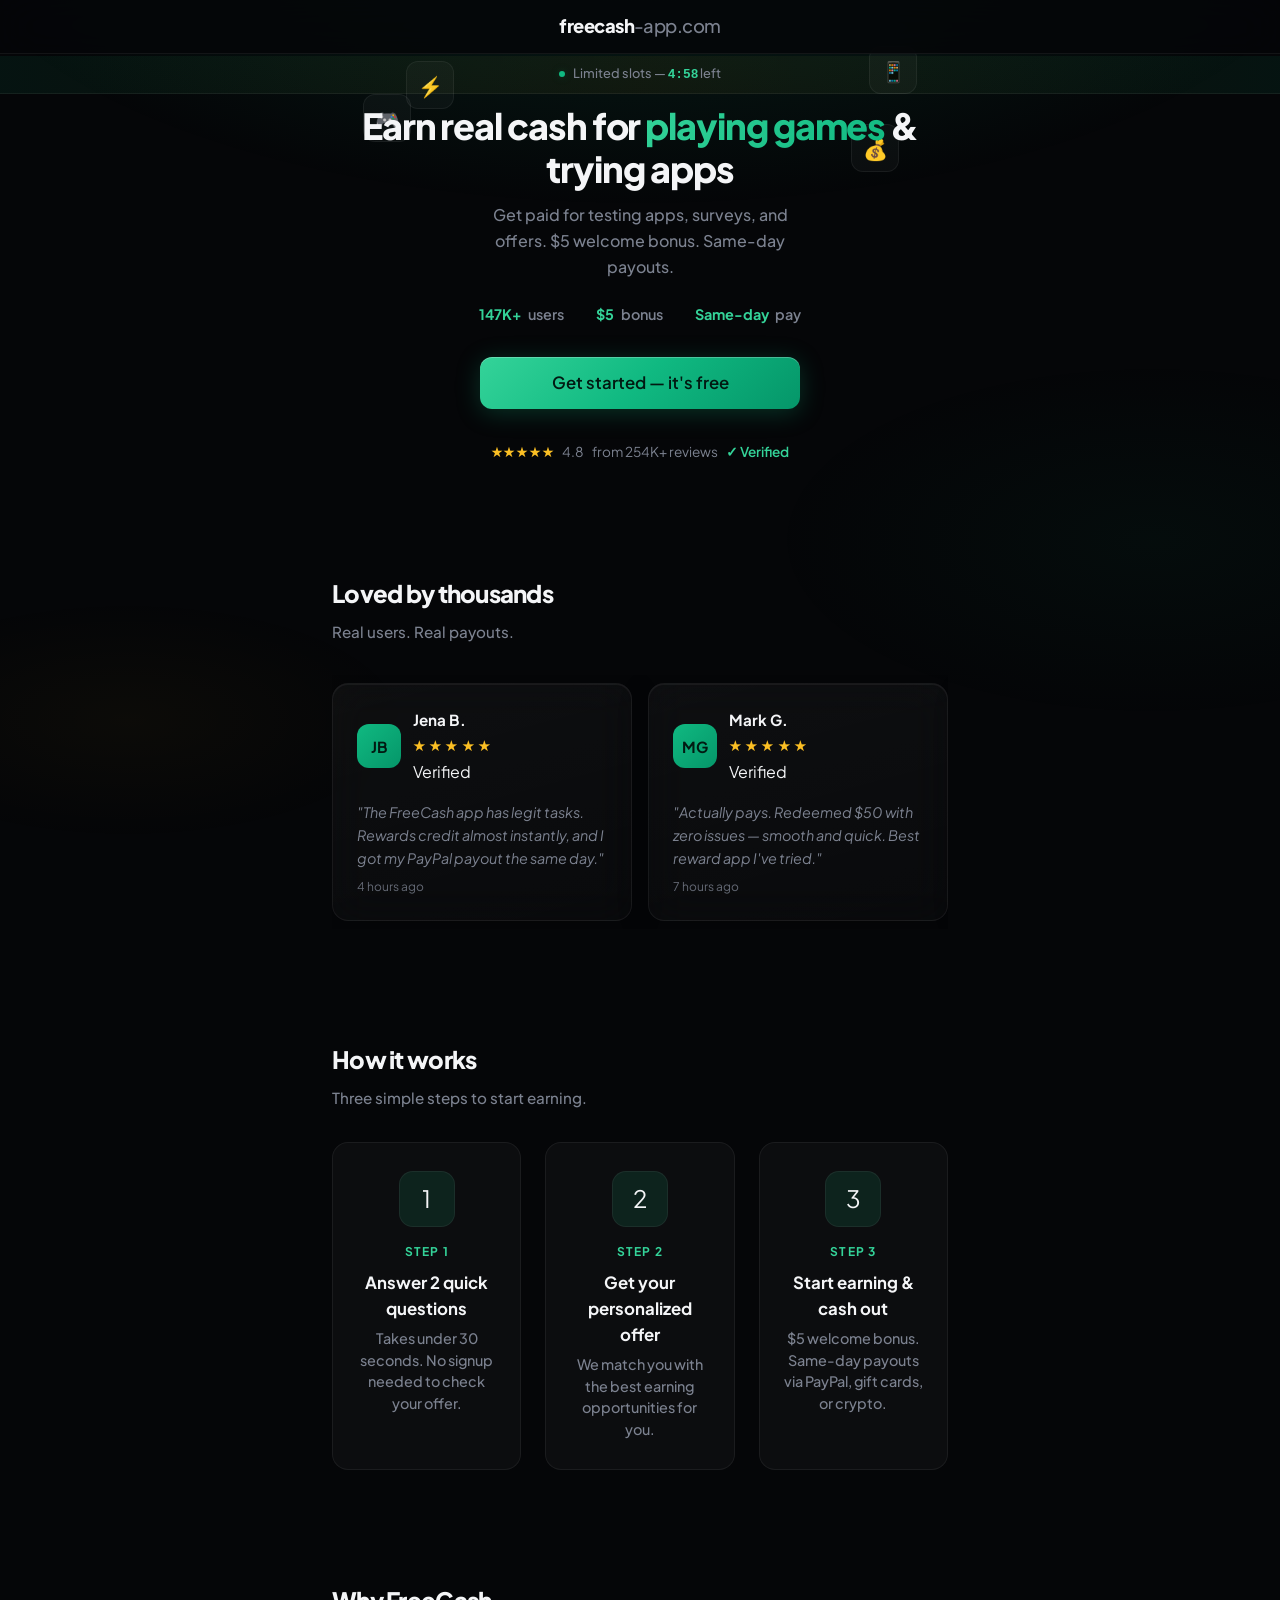
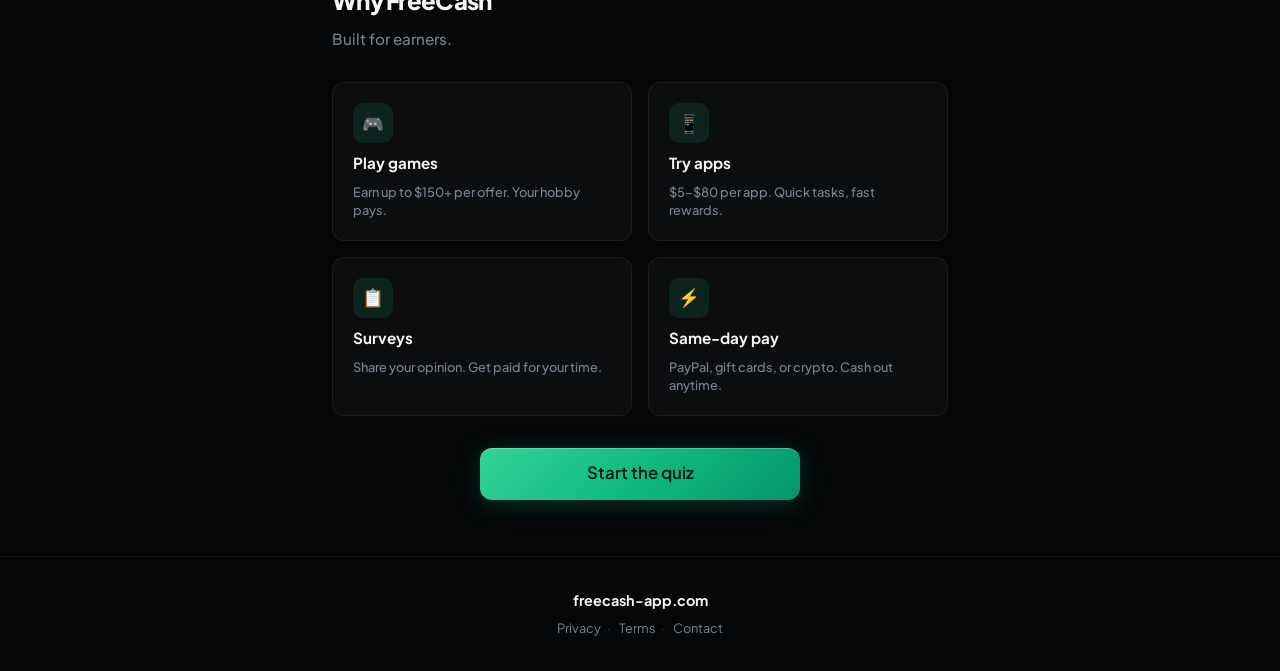
<file: wow.html>
<!DOCTYPE html>
<html lang="en">
<head>
  <meta charset="UTF-8">
  <meta name="viewport" content="width=device-width, initial-scale=1.0, viewport-fit=cover">
  <meta name="description" content="Earn real cash for playing games and trying apps. $5 welcome bonus. Same-day payouts. Join 147K+ users.">
  <meta name="theme-color" content="#050608">
  <title>FreeCash — Earn Real Cash for Games & Apps | freecash-app.com</title>
  <link rel="preconnect" href="https://fonts.googleapis.com">
  <link rel="preconnect" href="https://fonts.gstatic.com" crossorigin>
  <link href="https://fonts.googleapis.com/css2?family=Plus+Jakarta+Sans:wght@400;500;600;700;800&display=swap" rel="stylesheet">
  <style>
    :root {
      --bg: #050608;
      --bg-card: #0a0c10;
      --bg-elevated: #0f1218;
      --glass: rgba(255,255,255,0.03);
      --glass-border: rgba(255,255,255,0.06);
      --accent: #10b981;
      --accent-bright: #34d399;
      --accent-deep: #059669;
      --accent-soft: rgba(16,185,129,0.25);
      --accent-glow: rgba(16,185,129,0.15);
      --accent-subtle: rgba(16,185,129,0.12);
      --gold: #fbbf24;
      --text: #f4f5f7;
      --text-muted: #7c8290;
      --radius: 16px;
      --radius-sm: 12px;
      --safe: env(safe-area-inset-top, 0) env(safe-area-inset-right, 0) env(safe-area-inset-bottom, 0) env(safe-area-inset-left, 0);
      --ease: cubic-bezier(0.22, 1, 0.36, 1);
      --duration: 0.5s;
      --header-h: 56px;
    }

    *, *::before, *::after { box-sizing: border-box; margin: 0; padding: 0; }
    html { scroll-behavior: smooth; -webkit-font-smoothing: antialiased; }
    body { font-family: 'Plus Jakarta Sans', -apple-system, sans-serif; background: var(--bg); color: var(--text); line-height: 1.55; overflow-x: hidden; }

    /* Ambient bg */
    .ambient {
      position: fixed; inset: 0; z-index: 0; pointer-events: none;
      background: radial-gradient(ellipse 100% 60% at 50% -10%, var(--accent-glow), transparent 55%),
        radial-gradient(ellipse 60% 40% at 90% 60%, rgba(16,185,129,0.04), transparent 50%),
        radial-gradient(ellipse 50% 30% at 10% 80%, rgba(251,191,36,0.03), transparent 45%);
    }

    .container { max-width: 420px; margin: 0 auto; padding: 0 1.25rem; position: relative; z-index: 1; }
    @media (min-width: 768px) { .container { max-width: 680px; padding: 0 2rem; } }

    /* ===== HEADER ===== */
    .header {
      position: fixed; top: 0; left: 0; right: 0; z-index: 100;
      padding: calc(12px + env(safe-area-inset-top)) 1rem 12px;
      background: rgba(5,6,8,0.88);
      backdrop-filter: blur(20px); -webkit-backdrop-filter: blur(20px);
      border-bottom: 1px solid var(--glass-border);
    }
    .header-inner { max-width: 420px; margin: 0 auto; display: flex; justify-content: center; align-items: center; }
    .logo { font-size: 1.15rem; font-weight: 800; color: var(--text); text-decoration: none; letter-spacing: -0.03em; transition: color 0.3s; }
    .logo:hover { color: var(--accent-bright); }
    .logo .domain { color: var(--text-muted); font-weight: 500; }

    /* ===== URGENCY BAR ===== */
    .urgency {
      position: fixed; top: calc(var(--header-h) + env(safe-area-inset-top)); left: 0; right: 0; z-index: 99;
      padding: 0.5rem 1rem;
      background: linear-gradient(90deg, rgba(16,185,129,0.08) 0%, rgba(251,191,36,0.05) 50%, rgba(16,185,129,0.08) 100%);
      border-bottom: 1px solid var(--glass-border);
      display: flex; align-items: center; justify-content: center; gap: 0.5rem;
      font-size: 0.8rem; font-weight: 500; color: var(--text-muted);
      animation: urgencyGlow 2.5s ease-in-out infinite;
    }
    .urgency .timer { font-family: 'SF Mono', Monaco, monospace; font-weight: 700; color: var(--accent-bright); }
    .urgency .dot { width: 6px; height: 6px; background: var(--accent); border-radius: 50%; box-shadow: 0 0 8px var(--accent-soft); animation: dotPulse 1.2s ease-in-out infinite; }
    @keyframes urgencyGlow { 0%,100%{opacity:1} 50%{opacity:0.9} }
    @keyframes dotPulse { 0%,100%{opacity:1;transform:scale(1)} 50%{opacity:0.5;transform:scale(0.85)} }

    /* ===== SECTION BASE ===== */
    section { padding: 3.5rem 0; }
    section:first-of-type { padding-top: calc(var(--header-h) + 48px + env(safe-area-inset-top)); }
    .section-title { font-size: 1.5rem; font-weight: 800; letter-spacing: -0.03em; margin-bottom: 0.5rem; }
    .section-subtitle { font-size: 0.95rem; color: var(--text-muted); font-weight: 500; margin-bottom: 2rem; }

    /* ===== HERO ===== */
    .hero { text-align: center; padding-top: 2.5rem; }
    .hero .floating { position: relative; }
    .float-item {
      position: absolute; width: 48px; height: 48px; border-radius: 12px;
      background: var(--glass); border: 1px solid var(--glass-border);
      display: flex; align-items: center; justify-content: center;
      font-size: 1.25rem; animation: float 4s ease-in-out infinite;
      will-change: transform;
    }
    .float-item:nth-child(1) { top: -10px; left: 5%; animation-delay: 0s; }
    .float-item:nth-child(2) { top: 20px; right: 8%; animation-delay: 0.7s; }
    .float-item:nth-child(3) { bottom: -5px; left: 12%; animation-delay: 1.4s; }
    .float-item:nth-child(4) { bottom: 10px; right: 5%; animation-delay: 2.1s; }
    @keyframes float { 0%,100%{transform:translateY(0) translateZ(0)} 50%{transform:translateY(-8px) translateZ(0)} }
    .hero h1 { font-size: clamp(1.75rem, 6vw, 2.25rem); font-weight: 800; line-height: 1.2; letter-spacing: -0.03em; margin-bottom: 0.75rem; }
    .hero h1 .accent { color: var(--accent-bright); background: linear-gradient(135deg, var(--accent-bright), var(--accent)); -webkit-background-clip: text; -webkit-text-fill-color: transparent; background-clip: text; }
    .hero .tagline { font-size: 1rem; color: var(--text-muted); font-weight: 500; margin-bottom: 1.5rem; line-height: 1.6; max-width: 340px; margin-left: auto; margin-right: auto; }
    .hero-stats { display: flex; justify-content: center; gap: 1.5rem 2rem; flex-wrap: wrap; margin-bottom: 2rem; }
    .hero-stat { display: flex; align-items: center; gap: 0.4rem; font-size: 0.9rem; font-weight: 600; color: var(--text-muted); }
    .hero-stat strong { color: var(--accent-bright); }
    .cta-btn {
      display: inline-flex; align-items: center; justify-content: center; gap: 0.5rem;
      width: 100%; max-width: 320px; padding: 1.1rem 1.5rem;
      transform: translateZ(0);
      font: 600 1.05rem/1 'Plus Jakarta Sans', sans-serif; color: #021a12;
      background: linear-gradient(135deg, var(--accent-bright) 0%, var(--accent) 50%, var(--accent-deep) 100%);
      border: none; border-radius: var(--radius-sm); cursor: pointer; text-decoration: none;
      box-shadow: 0 4px 24px var(--accent-soft), inset 0 1px 0 rgba(255,255,255,0.25);
      transition: transform 0.35s var(--ease), box-shadow 0.35s var(--ease);
      position: relative; overflow: hidden; -webkit-tap-highlight-color: transparent;
      animation: ctaPulse 2.5s ease-in-out infinite;
    }
    .cta-btn:hover { transform: translateY(-3px); box-shadow: 0 12px 36px var(--accent-soft); }
    .cta-btn:active { transform: translateY(-1px); }
    .cta-btn::after { content: ''; position: absolute; top: 0; left: -100%; width: 60%; height: 100%; background: linear-gradient(90deg, transparent, rgba(255,255,255,0.35), transparent); animation: btnShimmer 3s ease-in-out infinite; }
    @keyframes ctaPulse { 0%,100%{box-shadow: 0 4px 24px var(--accent-soft)} 50%{box-shadow: 0 6px 32px var(--accent-soft), 0 0 0 1px rgba(16,185,129,0.2)} }
    @keyframes btnShimmer { 0%{left:-100%} 45%,100%{left:160%} }
    .btn-microcopy { font-size: 0.8rem; color: var(--text-muted); font-weight: 500; }
    .hero-trust { margin-top: 2rem; display: flex; align-items: center; justify-content: center; gap: 0.5rem; flex-wrap: wrap; font-size: 0.85rem; color: var(--text-muted); }
    .hero-trust .stars { color: var(--gold); letter-spacing: 0.05em; }
    .hero-trust .verified { color: var(--accent-bright); font-weight: 600; }

    /* ===== SOCIAL PROOF ===== */
    .testimonials { display: flex; gap: 1rem; overflow-x: auto; scroll-snap-type: x mandatory; padding: 0.5rem 0; -webkit-overflow-scrolling: touch; scrollbar-width: none; }
    .testimonials::-webkit-scrollbar { display: none; }
    .testimonial-card {
      flex: 0 0 300px; scroll-snap-align: start;
      background: linear-gradient(165deg, rgba(255,255,255,0.04) 0%, rgba(255,255,255,0.02) 100%);
      border: 1px solid var(--glass-border); border-radius: var(--radius);
      padding: 1.5rem; backdrop-filter: blur(20px);
      box-shadow: 0 8px 32px rgba(0,0,0,0.2), inset 0 1px 0 rgba(255,255,255,0.05);
      transition: transform 0.4s var(--ease);
    }
    .testimonial-card.visible { animation: cardIn 0.6s var(--ease) forwards; }
    @keyframes cardIn { from { opacity: 0; transform: translateY(16px); } to { opacity: 1; transform: translateY(0); } }
    .testimonial-header { display: flex; align-items: center; gap: 0.75rem; margin-bottom: 1rem; }
    .testimonial-avatar { width: 44px; height: 44px; border-radius: 12px; background: linear-gradient(135deg, var(--accent), var(--accent-deep)); display: flex; align-items: center; justify-content: center; font-weight: 700; font-size: 0.95rem; color: #021a12; }
    .testimonial-meta { flex: 1; }
    .testimonial-name { font-weight: 700; font-size: 0.95rem; margin-bottom: 0.15rem; }
    .testimonial-stars { display: flex; gap: 0.2rem; margin-bottom: 0.2rem; }
    .star { color: var(--gold); font-size: 0.9rem; opacity: 0; animation: starIn 0.4s var(--ease) forwards; }
    .testimonial-stars .star:nth-child(1){animation-delay:0.1s}.star:nth-child(2){animation-delay:0.2s}.star:nth-child(3){animation-delay:0.3s}.star:nth-child(4){animation-delay:0.4s}.star:nth-child(5){animation-delay:0.5s}
    @keyframes starIn { from{opacity:0;transform:scale(0.5)} to{opacity:1;transform:scale(1)} }
    .testimonial-quote { font-size: 0.9rem; color: var(--text-muted); line-height: 1.6; font-style: italic; }
    .testimonial-time { font-size: 0.75rem; color: var(--text-muted); opacity: 0.8; margin-top: 0.5rem; }

    /* ===== HOW IT WORKS ===== */
    .steps-grid { display: grid; gap: 1.5rem; }
    @media (min-width: 768px) { .steps-grid { grid-template-columns: repeat(3, 1fr); } }
    .step-card {
      background: var(--glass); border: 1px solid var(--glass-border); border-radius: var(--radius);
      padding: 1.75rem 1.5rem; text-align: center;
      transition: transform 0.4s var(--ease), box-shadow 0.4s var(--ease);
      opacity: 0; transform: translateY(20px);
    }
    .step-card.visible { animation: stepReveal 0.6s var(--ease) forwards; }
    .step-card:nth-child(1).visible { animation-delay: 0.1s; }
    .step-card:nth-child(2).visible { animation-delay: 0.2s; }
    .step-card:nth-child(3).visible { animation-delay: 0.3s; }
    @keyframes stepReveal { to { opacity: 1; transform: translateY(0); } }
    .step-card:hover { transform: translateY(-4px); box-shadow: 0 12px 40px rgba(0,0,0,0.2); }
    .step-icon { width: 56px; height: 56px; margin: 0 auto 1rem; border-radius: 14px; background: var(--accent-subtle); border: 1px solid var(--glass-border); display: flex; align-items: center; justify-content: center; font-size: 1.5rem; }
    .step-num { font-size: 0.75rem; font-weight: 700; color: var(--accent-bright); text-transform: uppercase; letter-spacing: 0.1em; margin-bottom: 0.5rem; }
    .step-title { font-size: 1.05rem; font-weight: 700; margin-bottom: 0.4rem; }
    .step-desc { font-size: 0.9rem; color: var(--text-muted); font-weight: 500; line-height: 1.5; }

    /* ===== BENEFITS GRID ===== */
    .benefits-grid { display: grid; grid-template-columns: repeat(2, 1fr); gap: 1rem; }
    .benefit-card {
      background: var(--glass); border: 1px solid var(--glass-border); border-radius: var(--radius-sm);
      padding: 1.25rem; display: flex; flex-direction: column; align-items: flex-start; gap: 0.5rem;
      opacity: 0; transform: translateY(16px); transition: transform 0.4s var(--ease);
    }
    .benefit-card.visible { animation: benefitIn 0.5s var(--ease) forwards; }
    .benefit-card:nth-child(1).visible{animation-delay:0.05s}.benefit-card:nth-child(2).visible{animation-delay:0.1s}.benefit-card:nth-child(3).visible{animation-delay:0.15s}.benefit-card:nth-child(4).visible{animation-delay:0.2s}
    @keyframes benefitIn { to { opacity: 1; transform: translateY(0); } }
    .benefit-card:hover { transform: translateY(-2px); }
    .benefit-icon { width: 40px; height: 40px; border-radius: 10px; background: rgba(16,185,129,0.12); display: flex; align-items: center; justify-content: center; font-size: 1.1rem; }
    .benefit-title { font-size: 0.95rem; font-weight: 700; }
    .benefit-desc { font-size: 0.8rem; color: var(--text-muted); font-weight: 500; line-height: 1.45; }

    /* ===== QUIZ ===== */
    .quiz-wrap { display: none; min-height: 60vh; padding: 2rem 0; }
    .quiz-wrap.active { display: block; animation: fadeIn 0.5s var(--ease); }
    @keyframes fadeIn { from { opacity: 0; } to { opacity: 1; } }
    .quiz-card {
      background: linear-gradient(165deg, rgba(255,255,255,0.04) 0%, rgba(255,255,255,0.02) 100%);
      border: 1px solid var(--glass-border); border-radius: var(--radius);
      padding: 1.75rem 1.5rem; backdrop-filter: blur(24px);
      box-shadow: 0 12px 48px rgba(0,0,0,0.25), inset 0 1px 0 rgba(255,255,255,0.06);
    }
    .progress-wrap { margin-bottom: 1.5rem; }
    .progress-label { display: flex; justify-content: space-between; margin-bottom: 0.5rem; font-size: 0.8rem; font-weight: 600; color: var(--text-muted); }
    .progress-bar { height: 6px; background: var(--bg-elevated); border-radius: 4px; overflow: hidden; border: 1px solid var(--glass-border); }
    .progress-fill { height: 100%; background: linear-gradient(90deg, var(--accent-deep), var(--accent-bright)); border-radius: 3px; transition: width 0.6s var(--ease); width: 0%; }
    .progress-fill.step1{width:33.33%}.progress-fill.step2{width:66.66%}.progress-fill.step3{width:100%}
    .quiz-step { display: none; }
    .quiz-step.active { display: block; animation: slideIn 0.45s var(--ease); }
    @keyframes slideIn { from { opacity: 0; transform: translateX(12px); } to { opacity: 1; transform: translateX(0); } }
    .quiz-step-num { font-size: 0.7rem; font-weight: 700; color: var(--accent-bright); text-transform: uppercase; letter-spacing: 0.12em; margin-bottom: 0.5rem; }
    .quiz-question { font-size: 1.2rem; font-weight: 700; margin-bottom: 1.25rem; line-height: 1.4; letter-spacing: -0.02em; }
    .quiz-options { display: flex; flex-direction: column; gap: 0.65rem; }
    .quiz-opt {
      display: flex; align-items: center; justify-content: space-between; width: 100%; padding: 1rem 1.25rem;
      font: 500 1rem/1 'Plus Jakarta Sans', sans-serif; color: var(--text); text-align: left;
      background: var(--bg-elevated); border: 1px solid var(--glass-border); border-radius: var(--radius-sm);
      cursor: pointer; transition: all 0.3s var(--ease); -webkit-tap-highlight-color: transparent;
      position: relative; overflow: hidden;
    }
    .quiz-opt:hover, .quiz-opt:focus-visible { border-color: var(--accent); background: rgba(16,185,129,0.08); }
    .quiz-opt:active { transform: scale(0.99); }
    .quiz-opt .reward { font-weight: 600; color: var(--accent-bright); font-size: 0.9rem; }
    .quiz-opt .ripple { position: absolute; border-radius: 50%; background: rgba(255,255,255,0.3); transform: scale(0); animation: ripple 0.6s ease-out; pointer-events: none; will-change: transform; }
    @keyframes ripple { to { transform: scale(4); opacity: 0; } }
    .quiz-loading { display: none; text-align: center; padding: 2rem; }
    .quiz-loading.active { display: block; animation: fadeIn 0.4s; }
    .quiz-spinner { width: 40px; height: 40px; margin: 0 auto 1rem; border: 3px solid var(--glass-border); border-top-color: var(--accent); border-radius: 50%; animation: spin 0.8s linear infinite; will-change: transform; }
    @keyframes spin { to { transform: rotate(360deg); } }

    /* ===== CONVERSION / CONGRATS ===== */
    .congrats-wrap { display: none; min-height: 70vh; padding: 2rem 0; text-align: center; }
    .congrats-wrap.active { display: block; animation: fadeIn 0.6s var(--ease); }
    #confetti { position: fixed; top: 0; left: 0; width: 100%; height: 100%; pointer-events: none; z-index: 9998; }
    .congrats-badge { font-size: 0.75rem; font-weight: 700; color: var(--accent-bright); text-transform: uppercase; letter-spacing: 0.14em; margin-bottom: 0.75rem; }
    .congrats-badge::before { content: '✓ '; }
    .congrats h2 { font-size: 1.75rem; font-weight: 800; letter-spacing: -0.03em; margin-bottom: 0.75rem; line-height: 1.3; }
    .congrats .sub { font-size: 1rem; color: var(--text-muted); font-weight: 500; line-height: 1.6; margin-bottom: 1.5rem; }
    .congrats-perks { display: flex; flex-wrap: wrap; justify-content: center; gap: 0.75rem 1.25rem; margin-bottom: 1.5rem; }
    .congrats-perk { display: flex; align-items: center; gap: 0.4rem; font-size: 0.9rem; font-weight: 600; color: var(--text-muted); }
    .congrats-cta { margin-top: 1.5rem; }
    .congrats-timer { font-size: 0.85rem; color: var(--text-muted); margin-top: 1rem; }
    .congrats-timer .t { color: var(--accent-bright); font-weight: 700; }
    .how-steps { text-align: left; margin: 1.5rem 0; padding: 1.25rem; background: var(--glass); border-radius: var(--radius-sm); border: 1px solid var(--glass-border); }
    .how-step { display: flex; align-items: flex-start; gap: 0.75rem; margin-bottom: 1rem; }
    .how-step:last-child { margin-bottom: 0; }
    .how-num { width: 28px; height: 28px; border-radius: 8px; background: var(--accent); color: #021a12; font-weight: 800; font-size: 0.8rem; display: flex; align-items: center; justify-content: center; flex-shrink: 0; }
    .how-txt { font-size: 0.95rem; font-weight: 600; color: var(--text); }

    /* ===== STICKY CTA (mobile) ===== */
    .sticky-cta {
      position: fixed; bottom: 0; left: 0; right: 0; z-index: 90;
      padding: 1rem 1.25rem calc(1rem + env(safe-area-inset-bottom));
      background: rgba(5,6,8,0.95); backdrop-filter: blur(20px);
      border-top: 1px solid var(--glass-border);
      display: none; align-items: center; justify-content: center;
      animation: slideUp 0.4s var(--ease);
    }
    @media (max-width: 640px) {
      .sticky-cta.visible { display: flex; }
    }
    @media (min-width: 641px) {
      .sticky-cta { display: none !important; }
    }
    .sticky-cta .cta-btn { max-width: 100%; }
    @keyframes slideUp { from { transform: translateY(100%); } to { transform: translateY(0); } }

    /* ===== FOOTER ===== */
    .footer { padding: 2rem 1.25rem calc(2rem + env(safe-area-inset-bottom)); text-align: center; border-top: 1px solid var(--glass-border); }
    .footer .brand { font-size: 0.9rem; font-weight: 700; margin-bottom: 0.5rem; }
    .footer .brand a { color: var(--text); text-decoration: none; }
    .footer .brand a:hover { color: var(--accent-bright); }
    .footer .links { font-size: 0.8rem; color: var(--text-muted); }
    .footer .links a { color: var(--text-muted); text-decoration: none; }
    .footer .links a:hover { color: var(--accent-bright); }
    .footer .links span { margin: 0 0.35rem; opacity: 0.5; }

    /* Reveal on scroll */
    .reveal { opacity: 0; transform: translateY(24px); }
    .reveal.visible { opacity: 1; transform: translateY(0); transition: opacity 0.6s var(--ease), transform 0.6s var(--ease); }
    .reveal-delay-1.visible { transition-delay: 0.1s; }
    .reveal-delay-2.visible { transition-delay: 0.2s; }
    .reveal-delay-3.visible { transition-delay: 0.3s; }

    /* Hidden sections when showing quiz/congrats */
    .flow-sections.hidden { display: none !important; }
  </style>
</head>
<body>
  <div class="ambient" aria-hidden="true"></div>

  <header class="header">
    <div class="header-inner">
      <a href="https://freecash-app.com" class="logo">freecash<span class="domain">-app.com</span></a>
    </div>
  </header>

  <div class="urgency">
    <span class="dot" aria-hidden="true"></span>
    <span>Limited slots — <span class="timer" id="timer">4:59</span> left</span>
  </div>

  <main>
    <!-- 1. HERO -->
    <section class="hero flow-sections" id="hero">
      <div class="container">
        <div class="floating" aria-hidden="true">
          <span class="float-item">🎮</span>
          <span class="float-item">💰</span>
          <span class="float-item">⚡</span>
          <span class="float-item">📱</span>
        </div>
        <h1 class="reveal">Earn real cash for <span class="accent">playing games</span> & trying apps</h1>
        <p class="tagline reveal reveal-delay-1">Get paid for testing apps, surveys, and offers. $5 welcome bonus. Same-day payouts.</p>
        <div class="hero-stats reveal reveal-delay-2">
          <span class="hero-stat"><strong>147K+</strong> users</span>
          <span class="hero-stat"><strong>$5</strong> bonus</span>
          <span class="hero-stat"><strong>Same-day</strong> pay</span>
        </div>
        <div class="reveal reveal-delay-3">
          <button type="button" class="cta-btn" id="hero-cta" data-action="start-quiz">Get started — it's free</button>
        </div>
        <div class="hero-trust reveal reveal-delay-3">
          <span class="stars">★★★★★</span> <span id="hero-rating">4.8</span> from 254K+ reviews
          <span class="verified">✓ Verified</span>
        </div>
      </div>
    </section>

    <!-- 2. SOCIAL PROOF -->
    <section class="flow-sections" id="testimonials">
      <div class="container">
        <h2 class="section-title reveal">Loved by thousands</h2>
        <p class="section-subtitle reveal">Real users. Real payouts.</p>
        <div class="testimonials">
          <article class="testimonial-card">
            <div class="testimonial-header">
              <div class="testimonial-avatar">JB</div>
              <div class="testimonial-meta">
                <div class="testimonial-name">Jena B.</div>
                <div class="testimonial-stars"><span class="star">★</span><span class="star">★</span><span class="star">★</span><span class="star">★</span><span class="star">★</span></div>
                <span class="verified">Verified</span>
              </div>
            </div>
            <p class="testimonial-quote">"The FreeCash app has legit tasks. Rewards credit almost instantly, and I got my PayPal payout the same day."</p>
            <p class="testimonial-time">4 hours ago</p>
          </article>
          <article class="testimonial-card">
            <div class="testimonial-header">
              <div class="testimonial-avatar">MG</div>
              <div class="testimonial-meta">
                <div class="testimonial-name">Mark G.</div>
                <div class="testimonial-stars"><span class="star">★</span><span class="star">★</span><span class="star">★</span><span class="star">★</span><span class="star">★</span></div>
                <span class="verified">Verified</span>
              </div>
            </div>
            <p class="testimonial-quote">"Actually pays. Redeemed $50 with zero issues — smooth and quick. Best reward app I've tried."</p>
            <p class="testimonial-time">7 hours ago</p>
          </article>
          <article class="testimonial-card">
            <div class="testimonial-header">
              <div class="testimonial-avatar">OV</div>
              <div class="testimonial-meta">
                <div class="testimonial-name">Oliver V.</div>
                <div class="testimonial-stars"><span class="star">★</span><span class="star">★</span><span class="star">★</span><span class="star">★</span><span class="star">★</span></div>
                <span class="verified">Verified</span>
              </div>
            </div>
            <p class="testimonial-quote">"Cashed out $50 with zero problems. Straightforward process. Easy way to earn extra cash."</p>
            <p class="testimonial-time">1 day ago</p>
          </article>
        </div>
      </div>
    </section>

    <!-- 3. HOW IT WORKS -->
    <section class="flow-sections" id="how">
      <div class="container">
        <h2 class="section-title reveal">How it works</h2>
        <p class="section-subtitle reveal">Three simple steps to start earning.</p>
        <div class="steps-grid">
          <div class="step-card">
            <div class="step-icon">1</div>
            <p class="step-num">Step 1</p>
            <h3 class="step-title">Answer 2 quick questions</h3>
            <p class="step-desc">Takes under 30 seconds. No signup needed to check your offer.</p>
          </div>
          <div class="step-card">
            <div class="step-icon">2</div>
            <p class="step-num">Step 2</p>
            <h3 class="step-title">Get your personalized offer</h3>
            <p class="step-desc">We match you with the best earning opportunities for you.</p>
          </div>
          <div class="step-card">
            <div class="step-icon">3</div>
            <p class="step-num">Step 3</p>
            <h3 class="step-title">Start earning & cash out</h3>
            <p class="step-desc">$5 welcome bonus. Same-day payouts via PayPal, gift cards, or crypto.</p>
          </div>
        </div>
      </div>
    </section>

    <!-- 4. BENEFITS GRID -->
    <section class="flow-sections" id="benefits">
      <div class="container">
        <h2 class="section-title reveal">Why FreeCash</h2>
        <p class="section-subtitle reveal">Built for earners.</p>
        <div class="benefits-grid">
          <div class="benefit-card">
            <div class="benefit-icon">🎮</div>
            <h3 class="benefit-title">Play games</h3>
            <p class="benefit-desc">Earn up to $150+ per offer. Your hobby pays.</p>
          </div>
          <div class="benefit-card">
            <div class="benefit-icon">📱</div>
            <h3 class="benefit-title">Try apps</h3>
            <p class="benefit-desc">$5–$80 per app. Quick tasks, fast rewards.</p>
          </div>
          <div class="benefit-card">
            <div class="benefit-icon">📋</div>
            <h3 class="benefit-title">Surveys</h3>
            <p class="benefit-desc">Share your opinion. Get paid for your time.</p>
          </div>
          <div class="benefit-card">
            <div class="benefit-icon">⚡</div>
            <h3 class="benefit-title">Same-day pay</h3>
            <p class="benefit-desc">PayPal, gift cards, or crypto. Cash out anytime.</p>
          </div>
        </div>
        <div style="margin-top: 2rem; text-align: center;">
          <button type="button" class="cta-btn" data-action="start-quiz">Start the quiz</button>
        </div>
      </div>
    </section>

    <!-- 5. QUIZ -->
    <div class="quiz-wrap" id="quiz">
      <div class="container">
        <article class="quiz-card">
          <div class="progress-wrap">
            <div class="progress-label"><span>Progress</span><span id="progress-pct">0%</span></div>
            <div class="progress-bar"><div class="progress-fill" id="progress-fill"></div></div>
          </div>
          <p class="quiz-step-num">Step <span id="current-step">1</span> of 3</p>

          <div class="quiz-step active" data-step="1">
            <h3 class="quiz-question">What do you usually do in your free time?</h3>
            <div class="quiz-options">
              <button type="button" class="quiz-opt" data-next="2">Play games<span class="reward">Up to $150</span></button>
              <button type="button" class="quiz-opt" data-next="2">Browse or scroll<span class="reward">Surveys</span></button>
              <button type="button" class="quiz-opt" data-next="2">Try new apps<span class="reward">$5–$80</span></button>
            </div>
          </div>
          <div class="quiz-step" data-step="2">
            <h3 class="quiz-question">How would you like to get paid?</h3>
            <div class="quiz-options">
              <button type="button" class="quiz-opt" data-next="3">PayPal<span class="reward">Same day</span></button>
              <button type="button" class="quiz-opt" data-next="3">Gift cards<span class="reward">Instant</span></button>
              <button type="button" class="quiz-opt" data-next="3">Crypto<span class="reward">Fast</span></button>
            </div>
          </div>
          <div class="quiz-step" data-step="3">
            <h3 class="quiz-question">How often do you play games or use apps?</h3>
            <div class="quiz-options">
              <button type="button" class="quiz-opt" data-next="loading">Daily<span class="reward">Best offers</span></button>
              <button type="button" class="quiz-opt" data-next="loading">A few times a week<span class="reward">Great</span></button>
              <button type="button" class="quiz-opt" data-next="loading">Occasionally<span class="reward">Flexible</span></button>
            </div>
          </div>

          <div class="quiz-loading" id="quiz-loading">
            <div class="quiz-spinner"></div>
            <h4>Checking your eligibility...</h4>
            <p style="color: var(--text-muted); font-size: 0.9rem; margin-top: 0.5rem;">This takes a few seconds.</p>
          </div>
        </article>
      </div>
    </div>

    <!-- 6. CONVERSION / CONGRATS -->
    <div class="congrats-wrap" id="congrats">
      <canvas id="confetti" width="1" height="1" aria-hidden="true"></canvas>
      <div class="container">
        <div class="congrats">
          <p class="congrats-badge">You qualify</p>
          <h2>Congrats — you're in.</h2>
          <p class="sub">Only 8.67% qualify. Get your $5 welcome bonus. Earn by playing games, trying apps & surveys. Same-day payouts.</p>
          <div class="congrats-perks">
            <span class="congrats-perk">🎮 Games</span>
            <span class="congrats-perk">📱 Apps</span>
            <span class="congrats-perk">📋 Surveys</span>
            <span class="congrats-perk">⚡ Payout</span>
          </div>
          <div class="how-steps">
            <div class="how-step"><span class="how-num">1</span><span class="how-txt">Download the FreeCash app</span></div>
            <div class="how-step"><span class="how-num">2</span><span class="how-txt">Play your first game → get $5 bonus</span></div>
            <div class="how-step"><span class="how-num">3</span><span class="how-txt">Earn more — up to $150/day</span></div>
            <div class="how-step"><span class="how-num">4</span><span class="how-txt">Cash out anytime via PayPal, gift cards, or crypto</span></div>
          </div>
          <div class="congrats-cta">
            <a href="https://fetchtip.com/?a=75&c=1487&s1=" class="cta-btn" id="final-cta">Start earning now →</a>
            <p class="btn-microcopy" style="margin-top: 0.75rem;">Free to join · No credit card</p>
          </div>
          <p class="congrats-timer">Limited slots — <span class="t" id="congrats-timer">4:45</span> left</p>
        </div>
      </div>
    </div>
  </main>

  <!-- 7. STICKY CTA -->
  <div class="sticky-cta" id="sticky-cta">
    <button type="button" class="cta-btn" data-action="start-quiz" style="max-width: 100%;">Get started free</button>
  </div>

  <footer class="footer">
    <p class="brand"><a href="https://freecash-app.com">freecash-app.com</a></p>
    <p class="links">
      <a href="privacy-policy/">Privacy</a><span>·</span>
      <a href="terms-of-use/">Terms</a><span>·</span>
      <a href="mailto:support@freecash.com">Contact</a>
    </p>
  </footer>

  <script>
(function() {
  'use strict';
  const OFFER_URL = 'https://fetchtip.com/?a=75&c=1487&s1=';

  // Timer
  const timerEl = document.getElementById('timer');
  const congratsTimerEl = document.getElementById('congrats-timer');
  let sec = 299;
  function updateTimer() {
    sec = Math.max(0, sec - 1);
    const m = Math.floor(sec / 60);
    const s = sec % 60;
    const txt = m + ':' + (s < 10 ? '0' : '') + s;
    if (timerEl) timerEl.textContent = txt;
    if (congratsTimerEl) congratsTimerEl.textContent = txt;
  }
  setInterval(updateTimer, 1000);

  // Scroll reveal
  const observer = new IntersectionObserver((entries) => {
    entries.forEach(entry => {
      if (entry.isIntersecting) entry.target.classList.add('visible');
    });
  }, { threshold: 0.08, rootMargin: '0px 0px -30px 0px' });
  document.querySelectorAll('.reveal, .step-card, .benefit-card').forEach(el => observer.observe(el));

  const testimonialsSection = document.getElementById('testimonials');
  if (testimonialsSection) {
    const testimonialObserver = new IntersectionObserver((entries) => {
      entries.forEach(entry => {
        if (entry.isIntersecting) {
          entry.target.querySelectorAll('.testimonial-card').forEach((card, i) => {
            setTimeout(() => card.classList.add('visible'), i * 100);
          });
        }
      });
    }, { threshold: 0.2 });
    testimonialObserver.observe(testimonialsSection);
  }

  // Sticky CTA visibility
  const stickyCta = document.getElementById('sticky-cta');
  const heroCta = document.getElementById('hero-cta');
  const quizWrap = document.getElementById('quiz');
  const congratsWrap = document.getElementById('congrats');
  const flowSections = document.querySelectorAll('.flow-sections');

  function checkStickyCta() {
    if (!stickyCta) return;
    const quizActive = quizWrap && quizWrap.classList.contains('active');
    const congratsActive = congratsWrap && congratsWrap.classList.contains('active');
    if (quizActive || congratsActive) { stickyCta.classList.remove('visible'); return; }
    const rect = heroCta ? heroCta.getBoundingClientRect() : { bottom: 0 };
    if (rect.bottom < 0) stickyCta.classList.add('visible');
    else stickyCta.classList.remove('visible');
  }
  window.addEventListener('scroll', () => { requestAnimationFrame(checkStickyCta); }, { passive: true });
  checkStickyCta();

  // Quiz flow
  const progressFill = document.getElementById('progress-fill');
  const progressPct = document.getElementById('progress-pct');
  const currentStepEl = document.getElementById('current-step');
  const quizLoading = document.getElementById('quiz-loading');
  const steps = document.querySelectorAll('.quiz-step');

  function setQuizStep(step) {
    steps.forEach(s => { s.classList.remove('active'); });
    const target = document.querySelector('.quiz-step[data-step="' + step + '"]');
    if (target) target.classList.add('active');
    const p = Math.round((step / 3) * 100);
    if (progressFill) { progressFill.className = 'progress-fill step' + step; }
    if (progressPct) progressPct.textContent = p + '%';
    if (currentStepEl) currentStepEl.textContent = step;
  }

  function showLoading() {
    steps.forEach(s => s.classList.remove('active'));
    quizLoading.classList.add('active');
    setTimeout(showCongrats, 2500);
  }

  function showCongrats() {
    flowSections.forEach(s => s.classList.add('hidden'));
    if (quizWrap) quizWrap.classList.remove('active');
    if (congratsWrap) congratsWrap.classList.add('active');
    confetti();
    document.body.scrollTop = 0; document.documentElement.scrollTop = 0;
  }

  function startQuiz() {
    flowSections.forEach(s => s.classList.add('hidden'));
    if (quizWrap) quizWrap.classList.add('active');
    if (congratsWrap) congratsWrap.classList.remove('active');
    setQuizStep(1);
    if (quizLoading) quizLoading.classList.remove('active');
    document.body.scrollTop = 0; document.documentElement.scrollTop = 0;
  }

  document.addEventListener('click', (e) => {
    const btn = e.target.closest('[data-action="start-quiz"]');
    if (btn) { e.preventDefault(); startQuiz(); }

    const opt = e.target.closest('.quiz-opt');
    if (opt) {
      e.preventDefault();
      const next = opt.getAttribute('data-next');
      if (next === 'loading') showLoading();
      else setQuizStep(parseInt(next, 10));

      // Ripple
      const r = document.createElement('span');
      r.className = 'ripple';
      const rect = opt.getBoundingClientRect();
      const size = Math.max(rect.width, rect.height);
      r.style.width = r.style.height = size + 'px';
      r.style.left = (e.clientX - rect.left - size / 2) + 'px';
      r.style.top = (e.clientY - rect.top - size / 2) + 'px';
      opt.style.position = 'relative';
      opt.appendChild(r);
      setTimeout(() => r.remove(), 600);
    }
  });

  // Confetti
  function confetti() {
    const c = document.getElementById('confetti');
    if (!c) return;
    c.width = window.innerWidth;
    c.height = window.innerHeight;
    const ctx = c.getContext('2d');
    const colors = ['#10b981', '#34d399', '#fbbf24', '#f59e0b', '#6366f1'];
    const pieces = [];
    for (let i = 0; i < 120; i++) {
      pieces.push({
        x: Math.random() * c.width,
        y: Math.random() * c.height,
        vx: (Math.random() - 0.5) * 8,
        vy: (Math.random() - 0.5) * 8 - 4,
        color: colors[Math.floor(Math.random() * colors.length)],
        size: Math.random() * 6 + 2,
        decay: Math.random() * 0.02 + 0.01
      });
    }
    let frame = 0;
    function draw() {
      ctx.clearRect(0, 0, c.width, c.height);
      pieces.forEach(p => {
        p.x += p.vx; p.y += p.vy; p.vy += 0.2; p.vx *= 0.99; p.vy *= 0.99;
        p.size -= p.decay;
        if (p.size <= 0) return;
        ctx.fillStyle = p.color;
        ctx.globalAlpha = p.size / 4;
        ctx.fillRect(p.x, p.y, p.size, p.size);
      });
      ctx.globalAlpha = 1;
      frame++;
      if (frame < 90) requestAnimationFrame(draw);
    }
    draw();
  }
})();
  </script>
</body>
</html>
</file>
<file: css/style.css>
:root {
    --light: rgba(229, 229, 229, 1);

    --black: #010101;
    --white: rgb(255, 255, 255);

    --main-system: rgba(27, 28, 42, 1);
    --main: rgba(20, 21, 32, 1);

    --primary: rgba(36, 208, 113, 1);
    --primary_04:rgba(36, 208, 113, 0.4);
}
.screen {
    min-height: 100vh;
}
img {
    max-width: 100%;
}
* {
    outline: none !important;
}
html,body,div,span,applet,object,iframe,h1,h2,h3,h4,h5,h6,p,blockquote,pre,a,abbr,acronym,address,big,cite,code,del,dfn,em,img,ins,kbd,q,s,samp,small,strike,strong,sub,sup,tt,var,b,u,i,center,dl,dt,dd,ol,ul,li,fieldset,form,label,legend,table,caption,tbody,tfoot,thead,tr,th,td,article,aside,canvas,details,embed,figure,figcaption,footer,header,hgroup,menu,nav,output,ruby,section,summary,time,mark,audio,video {
    margin: 0;
    padding: 0;
    border: 0;
    font-size: 100%;
    font: inherit;
    vertical-align: baseline;
}
/* HTML5 display-role reset for older browsers */
article,aside,details,figcaption,figure,footer,header,hgroup,menu,nav,section {
    display: block;
}
body {
    line-height: 1;
    font-weight: 400;
}
ol,
ul {
    list-style: none;
}
blockquote,
q {
    quotes: none;
}
blockquote:before,
blockquote:after,
q:before,
q:after {
    content: "";
    content: none;
}
table {
    border-collapse: collapse;
    border-spacing: 0;
}
* {
    box-sizing: border-box;
}
section {
    padding: 40px 0;
}
html {
    font-size: 20px;
}
body {
    font-family: "Inter";
    font-size: inherit;
    line-height: 1.5;
    color: var(--white);
    background: var(--main);
    transition: all 0.3s linear;
}
/* body.quiz-active {
    background: var(--main);
} */
.mb-0_5 {
    margin-bottom: 0.5rem;
}
.mb-1 {
    margin-bottom: 1rem;
}
.mb-1_5 {
    margin-bottom: 1.5rem;
}
.mb-2 {
    margin-bottom: 2rem;
}
.mt-2 {
    margin-top: 2rem;
}
@media screen and (max-width: 767px) {
    .mob-mb-0_5 {
        margin-bottom: 0.5rem;
    }
    .mob-mb-1 {
        margin-bottom: 1rem;
    }
    .mob-mb-1_5 {
        margin-bottom: 1.5rem;
    }
    .mob-mb-2 {
        margin-bottom: 2rem;
    }
}
.brad-10 {
    border-radius: 10rem !important;
}
strong {
    font-weight: bold;
}
.semi-bold {
    font-weight: 500;
}
.rotate-infinite {
    animation: spin 1.2s linear infinite;
}
@keyframes spin {
    from {
        transform: rotate(0deg);
    }
    to {
        transform: rotate(360deg);
    }
}
.center {
    text-align: center;
}
.wrapper {
    width: 1000px;
    max-width: calc(100% - 2rem);
    margin-left: auto;
    margin-right: auto;
}
.wrapper-md-inner {
    width: 592px;
    max-width: 100%;
    margin-left: auto;
    margin-right: auto;
}
.wrapper-sm {
    width: 450px;
    max-width: calc(100% - 2rem);
    margin-left: auto;
    margin-right: auto;
}
.wrapper-sm-inner {
    width: 450px;
    max-width: 100%;
    margin-left: auto;
    margin-right: auto;
}
.small {
    font-size: 14px;
}
.block {
    padding: 1rem;
    border-radius: 1rem;
}
.block-lg {
    padding: 2rem 3rem;
    border-radius: 1rem;
}

.border-primary {
    border: 1px solid var(--primary);
}
.border-primary {
    border: 1px solid var(--primary);
}
.border-main {
    border: 1px solid var(--main);
}
.shadow-primary {
    box-shadow: 0px 4px 32px 0px rgba(236, 72, 116, 0.2);
}
p {
    padding-bottom: 0;
}
.btn {
    width: 100%;
    text-decoration: none;
    display: inline-flex !important;
    justify-content: center;
    align-items: center;
    background: var(--primary);
    color: var(--black);
    border-radius: 0.5rem;
    padding: 0.5rem 1rem;
    border: 0px solid #000;
    font-size: 19.8px;
    line-height: 1;
    min-height: 53px;
    font-weight: 600;
}
.btn img {
    margin-right: 0.5rem;
    display: block;
}
.btn-container {
    display: grid;
    grid-template-columns: 1fr;
    grid-gap: 1rem;
}
.step .tag {
    background: var(--main-system);
}
h1 {
    font-weight: 700;
    font-size: 64px;
    line-height: 120%;
}
h2 {
    font-weight: 700;
    font-size: 36px;
    line-height: 130%;
}
h3 {
    font-weight: 700;
    font-size: 32px;
    line-height: 130%;
}
h4 {
    font-weight: 700;
    font-size: 24px;
    line-height: 120%;
}
h5 {
    font-weight: 500;
    font-size: 22px;
}
.desk-only {
    display: initial;
}
.uppercase {
    text-transform: uppercase;
}
.light {
    color: var(--light);
}
.primary {
    color: var(--primary)
}
.primary {
    color: var(--primary)
}
.tag {
    display: inline-block;
    border-radius: 10rem;
    padding: 4px 10px;
}
.tag-lg {
    display: inline-block;
    border-radius: 10rem;
    padding: 8px 16px;
}
.tag-lg .arrow {
    font-size: calc(1em + 2px);
    display: inline-block;
    transform: translateY(-1px);
    margin-left: 4px;
    margin-right: 4px;
}
.btn-blink {
    overflow: hidden;
    position: relative;
}
.btn-blink:after {
    content: "";
    display: block;
    width: 1rem;
    height: 100%;
    background: rgba(255, 255, 255, 0.5);
    opacity: 0.5;
    position: absolute;
    left: -100%;
    top: 0;
    z-index: 1;
    transform: rotate(45deg) scale(2);
    animation: 3s linear 0s infinite normal animation-blink;
}
@keyframes animation-blink {
    0% {
        left: -100%;
    }
    100%,
    20% {
        left: 100%;
        margin-left: 5rem;
    }
}

/* Shimmer effect for CTA button */
.btn-shimmer {
    position: relative;
    overflow: hidden;
}
.btn-shimmer::before {
    content: "";
    position: absolute;
    inset: 0;
    background: linear-gradient(
        105deg,
        transparent 0%,
        transparent 30%,
        rgba(255, 255, 255, 0.6) 45%,
        rgba(255, 255, 255, 0.7) 50%,
        rgba(255, 255, 255, 0.6) 55%,
        transparent 70%,
        transparent 100%
    );
    background-size: 250% 100%;
    animation: shimmer 5s ease-in-out infinite;
    pointer-events: none;
    z-index: 0;
}
@keyframes shimmer {
    0% {
        background-position: 250% 0;
    }
    100% {
        background-position: -250% 0;
    }
}

/* Bounce arrow (scroll hint) – bold chevron, visible on dark background */
.arrow-bounce-wrap {
    display: block;
}
.arrow-bounce {
    display: inline-block;
    color: var(--white);
    font-size: 28px !important;
    font-weight: 900;
    -webkit-font-smoothing: antialiased;
    animation: arrow-bounce 1.5s ease-in-out infinite;
}
@keyframes arrow-bounce {
    0%, 100% {
        transform: translateY(0);
    }
    50% {
        transform: translateY(8px);
    }
}
@media screen and (max-width: 767px) {
    h1 {
        font-size: 32px;
    }
    h2 {
        font-size: 32px;
    }
    h3 {
        font-size: 24px;
    }
    h4 {
        font-size: 20px;
    }
    h5 {
        font-size: 18px;
    }
    html {
        font-size: 16px;
    }
    .desk-only {
        display: none;
    }
    .block-lg {
        padding: 1.5rem 1rem;
    }
}




/* timer */
.timer,
.timer-final {
    background: var(--main-system);
    padding-top: 0.5rem;
    padding-bottom: 0.5rem;
    font-size: 16px;
    border-bottom: 1px solid var(--main);
}
.timer img ,
.timer-final img {
    display: block;
    margin-right: 5px;
}
.timer .timer-clock,
.timer-final .tag  {
    width: 78px;
    display: inline-flex;
    justify-content: center;
    align-items: center;
    margin-left: 0.5rem;
    margin-right: 0.5rem;
    background: var(--main);
    min-height: 32;
    padding: 4px 16px;
}
.timer-final .tag  {
    padding: 4px 8px 4px 10px;
    width: auto;
    margin-right: 0;
}
.timer-final .tag .timer-clock {
    width: 46px;
    min-width: 46px;
}
.timer .wrapper-md-inner,
.timer-final .wrapper-md-inner {
    display: flex;
    justify-content: center;
    align-items: center;
}
.timer-final .wrapper {
    display: flex;
    justify-content: center;
    align-items: center;
}
.timer-final .wrapper-md-inner {
    display: inline-flex;
    padding: 4px 4px 4px 12px;
    width: fit-content;
}
.timer-final .tag {
    background: var(--primary);
}
@media screen and (max-width: 767px) {
    .timer-final {
        font-size: 12px;
    }
    .timer-final .tag .timer-clock {
        font-size: 16px;
    }
}

/* hero */
.hero .blocks {
    display: grid;
    grid-template-columns: 1fr 1fr 1fr;
    grid-gap: 1rem
}
.hero .blocks .block {
    background: var(--main-system);
    border: 1px solid var(--main-system)
}
.hero .block .icon {
    display: flex;
    justify-content: center;
    align-items: center;
    margin-bottom: 1rem;
}
.hero .block .icon img {
    display: block;
}
.hero .block h4 {
    margin-bottom: 0.5rem;
}
.hero .rating .trusted {
    display: flex;
    justify-content: center;
    align-items: center;
}
.hero .rating .trusted img {
    max-width: 240px;
    display: block;
}
.hero .rating .line {
    font-size: 15px;
}
.hero .rating .line span {
    font-size: 16px;
}
.hero .rating .verified {
    display: flex;
    justify-content: center;
    align-items: center;
    font-size: 16px;
}
.hero .rating .verified img {
    margin-right: 0.5rem;
    display: block;
}


@media screen and (max-width: 767px) {
    .hero .block {
        padding: 12px 6px;
    }
    .hero .block .icon {
        margin-bottom: 8px;
    }
    .hero .block .icon img {
        width: 34px;
        min-width: 34px;
    }
    .hero .block h4 {
        margin-bottom: 4px;
    }
    .hero .block p {
        font-size: 12px;
        font-weight: 300;
    }
    .hero .tag-lg {
        font-size: 12px;
        padding: 7px 12px;
    }
}



/* reviews */
.reviews {
    background: var(--main-system);
    /* overflow: hidden; */
}
/* .reviews .swiper {
    overflow: initial;
} */
.reviews .blocks {
    align-items: stretch; 
}
.reviews .block {
    flex-grow: 1;
    background: var(--main);
    height: auto !important;
    display: flex;
    flex-direction: column;
}
.reviews .author {
    display: flex;
    justify-content: flex-start;
    align-items: flex-start;
}
.reviews .info {
    font-size: 16px;
}
.reviews .ava {
    width: 48px;
    min-width: 48px;
    aspect-ratio: 1/1;
    margin-right: 1rem;
    background: var(--primary);
    display: flex;
    justify-content: center;
    align-items: center;
}
.reviews .ava p {
    line-height: 0;
    color: var(--white);
    font-weight: bold;
}
.reviews .info .name {
    margin-bottom: 6px;
}
.reviews .stats,
.reviews .starts,
.reviews .verified {
    display: flex;
    justify-content: flex-start;
    align-items: center;
}
.reviews .starts {
    gap: 2px;
}
.reviews img {
    display: block;
}
.reviews .starts {
    margin-right: 1rem;
}
.reviews .verified img {
    margin-right: 0.5rem;
}
.reviews .content {
    flex-grow: 1;
    display: flex;
    flex-direction: column;
}
.reviews .content > img {
    width: 24px;
}
.reviews .text {
    font-size: 18px;
}
.reviews .content > p {
    margin-top: auto;
}

.reviews .reviews-nav {
    display: flex;
    justify-content: flex-end;
    align-items: center;
    gap: 0.5rem;
}
.reviews .reviews-nav button {
    width: 35px;
    height: 35px;
    min-height: 35px;
    padding: 0;
    display: flex;
    justify-content: center;
    align-items: center;
}
.reviews .reviews-nav button.swiper-button-disabled {
    opacity: 0.5;
}
.reviews .reviews-nav button img {
    width: 16px;
    margin-right: 0;
}



@media screen and (max-width: 767px) {
    .reviews .blocks {
        display: grid;
        grid-template-columns: 1fr;
        grid-gap: 1rem;
    }
    .reviews .text {
        font-size: initial;
        min-height: initial;
    }
    .reviews .reviews-nav {
        display: none;
    }
}




/* contact */
.contact .blocks {
    display: grid;
    grid-template-columns: 1fr 1fr;
    grid-gap: 1rem
}
.contact .block {
    background: var(--main-system);
    border: 1px solid var(--main-system)
}
.contact .block p {
    font-size: 16px;
}
.contact .block p > a {
    text-decoration: none;
    color: inherit;
}
@media screen and (max-width: 767px) {
    .contact .blocks {
        grid-template-columns: 1fr;
    }
}

/* footer */
footer {
    padding: 1rem 0;
    background: var(--main-system);
    border-top: 1px solid var(--main);
}
.footer-links {
    padding-bottom: 1rem;
    margin-bottom: 1rem;
    border-bottom: 1px solid var(--main);
}
.footer-links ul {
    display: flex;
    justify-content: center;
    align-items: center;
}
.footer-links ul a {
    display: inline-block;
    color: var(--white) !important;
    text-decoration: none;
    padding: 0 10px;
}


/* quiz */
.survey {
    display: none;
}
.quiz-container {
    background: var(--main-system);
    box-shadow: 0px 4px 8px 0px rgba(0, 0, 0, 0.1);
}
.progress-legend {
    display: flex;
    justify-content: space-between;
    align-items: center;
}

.progress-line-container {
    display: flex;
    flex-direction: column;
    background: var(--main);
    height: 8px;
    border-radius: 1rem;
    overflow: hidden;
}
.progress-line {
    width: 8px;
    flex-grow: 1;
    background: var(--primary);
    border-radius: 1rem;
    transition: all 0.3s linear;
}
.survey .question:not(.question-1) {
    display: none;
}


/* final */
.final {
    display: none;
    padding-top: 1.5rem;
}
.final-hero {
    position: relative;
    overflow: hidden;
    box-shadow: 0px 4px 8px 0px rgba(0, 0, 0, 0.1);
    background: var(--main-system);
}
#confettiCanvas {
    position: absolute;
    top: 0;
    left: 0;
    width: 100%;
    height: 100%;
    pointer-events: none;
}
.final .final-timer {
    padding: 8px 8px 8px 16px;
    display: inline-flex;
    justify-content: center;
    align-items: center;
}
.final .final-timer .tag {
    padding: 6px 10px;
    display: inline-flex;
    justify-content: center;
    align-items: center;
    margin-left: 6px;
    width: 66px;
    background: var(--primary_04);
}
.final .final-timer img {
    width: 14px;
    display: block;
    margin-right: 3px;
}
.final .final-timer .timer-clock {
    line-height: 1;
}
.final .logo {
    margin-bottom: 1.5rem;
    display: flex;
    justify-content: center;
    align-items: center;
}
.final .logo img {
    /* margin-right: 1rem; */
    display: block;
    max-width: 252px;
}
.final .logo p {
    font-size: 24px;
    font-weight: bold;
}
.final .reward {
    background: var(--main);
    border: 1px solid var(--main)
}
.final .reward .ico-blocks {
    display: grid;
    grid-template-columns: 1fr;
    grid-gap: 1rem
}
.final .reward .ico-block {
    display: flex;
    justify-content: flex-start;
    align-items: center;
}
.final .reward .ico-block > div > p:first-child {
    font-size: 15px;
}
.final .reward .ico-block img {
    min-width: 40px;
    margin-right: 0.75rem;
}
.final .reward .ico-block .number {
    min-width: 32px;
    width: 32px;
    aspect-ratio: 1/1;
    border-radius: 1000px;
    background: var(--primary);
    color: var(--white);
    margin-right: 0.75rem;
    display: flex;
    justify-content: center;
    align-items: center;
    font-weight: 600;
    font-size: 16px;
    line-height: 150%;
}
.final .tip strong {
    display: block;
}
.final .tip strong {
    display: block;
}


@media screen and (max-width: 767px) {
    .final .final-timer {
        padding: 8px 8px 8px 12px;
        font-size: 12px;
    }
    .final .tip > *:not(:first-child) {
        font-size: 14px;
    }
    .final .logo img {
        max-width: 180px;
    }
</file>
<file: css/style-v2.css>
/* Version 2 theme – premium blue accent for alternate ad campaigns */
:root {
    --primary: #2563eb;
    --primary_04: rgba(37, 99, 235, 0.4);
}
</file>
<file: css2/style.css>
:root {
    --light: rgba(229, 229, 229, 1);

    --black: #010101;
    --white: rgb(255, 255, 255);

    --main-system: rgba(27, 28, 42, 1);
    --main: rgba(20, 21, 32, 1);

    --primary: rgba(36, 208, 113, 1);
    --primary_04:rgba(36, 208, 113, 0.4);
}
.screen {
    min-height: 100vh;
}
img {
    max-width: 100%;
}
* {
    outline: none !important;
}
html,body,div,span,applet,object,iframe,h1,h2,h3,h4,h5,h6,p,blockquote,pre,a,abbr,acronym,address,big,cite,code,del,dfn,em,img,ins,kbd,q,s,samp,small,strike,strong,sub,sup,tt,var,b,u,i,center,dl,dt,dd,ol,ul,li,fieldset,form,label,legend,table,caption,tbody,tfoot,thead,tr,th,td,article,aside,canvas,details,embed,figure,figcaption,footer,header,hgroup,menu,nav,output,ruby,section,summary,time,mark,audio,video {
    margin: 0;
    padding: 0;
    border: 0;
    font-size: 100%;
    font: inherit;
    vertical-align: baseline;
}
/* HTML5 display-role reset for older browsers */
article,aside,details,figcaption,figure,footer,header,hgroup,menu,nav,section {
    display: block;
}
body {
    line-height: 1;
    font-weight: 400;
}
ol,
ul {
    list-style: none;
}
blockquote,
q {
    quotes: none;
}
blockquote:before,
blockquote:after,
q:before,
q:after {
    content: "";
    content: none;
}
table {
    border-collapse: collapse;
    border-spacing: 0;
}
* {
    box-sizing: border-box;
}
section {
    padding: 40px 0;
}
html {
    font-size: 20px;
}
body {
    font-family: "Inter";
    font-size: inherit;
    line-height: 1.5;
    color: var(--white);
    background: var(--main);
    transition: all 0.3s linear;
}
/* body.quiz-active {
    background: var(--main);
} */
.mb-0_5 {
    margin-bottom: 0.5rem;
}
.mb-1 {
    margin-bottom: 1rem;
}
.mb-1_5 {
    margin-bottom: 1.5rem;
}
.mb-2 {
    margin-bottom: 2rem;
}
.mt-2 {
    margin-top: 2rem;
}
@media screen and (max-width: 767px) {
    .mob-mb-0_5 {
        margin-bottom: 0.5rem;
    }
    .mob-mb-1 {
        margin-bottom: 1rem;
    }
    .mob-mb-1_5 {
        margin-bottom: 1.5rem;
    }
    .mob-mb-2 {
        margin-bottom: 2rem;
    }
}
.brad-10 {
    border-radius: 10rem !important;
}
strong {
    font-weight: bold;
}
.semi-bold {
    font-weight: 500;
}
.rotate-infinite {
    animation: spin 1.2s linear infinite;
}
@keyframes spin {
    from {
        transform: rotate(0deg);
    }
    to {
        transform: rotate(360deg);
    }
}
.center {
    text-align: center;
}
.wrapper {
    width: 1000px;
    max-width: calc(100% - 2rem);
    margin-left: auto;
    margin-right: auto;
}
.wrapper-md-inner {
    width: 592px;
    max-width: 100%;
    margin-left: auto;
    margin-right: auto;
}
.wrapper-sm {
    width: 450px;
    max-width: calc(100% - 2rem);
    margin-left: auto;
    margin-right: auto;
}
.wrapper-sm-inner {
    width: 450px;
    max-width: 100%;
    margin-left: auto;
    margin-right: auto;
}
.small {
    font-size: 14px;
}
.block {
    padding: 1rem;
    border-radius: 1rem;
}
.block-lg {
    padding: 2rem 3rem;
    border-radius: 1rem;
}

.border-primary {
    border: 1px solid var(--primary);
}
.border-primary {
    border: 1px solid var(--primary);
}
.border-main {
    border: 1px solid var(--main);
}
.shadow-primary {
    box-shadow: 0px 4px 32px 0px rgba(236, 72, 116, 0.2);
}
p {
    padding-bottom: 0;
}
.btn {
    width: 100%;
    text-decoration: none;
    display: inline-flex !important;
    justify-content: center;
    align-items: center;
    background: var(--primary);
    color: var(--black);
    border-radius: 0.5rem;
    padding: 0.5rem 1rem;
    border: 0px solid #000;
    font-size: 19.8px;
    line-height: 1;
    min-height: 53px;
    font-weight: 600;
}
.btn img {
    margin-right: 0.5rem;
    display: block;
}
.btn-container {
    display: grid;
    grid-template-columns: 1fr;
    grid-gap: 1rem;
}
.step .tag {
    background: var(--main-system);
}
h1 {
    font-weight: 700;
    font-size: 64px;
    line-height: 120%;
}
h2 {
    font-weight: 700;
    font-size: 36px;
    line-height: 130%;
}
h3 {
    font-weight: 700;
    font-size: 32px;
    line-height: 130%;
}
h4 {
    font-weight: 700;
    font-size: 24px;
    line-height: 120%;
}
h5 {
    font-weight: 500;
    font-size: 22px;
}
.desk-only {
    display: initial;
}
.uppercase {
    text-transform: uppercase;
}
.light {
    color: var(--light);
}
.primary {
    color: var(--primary)
}
.primary {
    color: var(--primary)
}
.tag {
    display: inline-block;
    border-radius: 10rem;
    padding: 4px 10px;
}
.tag-lg {
    display: inline-block;
    border-radius: 10rem;
    padding: 8px 16px;
}
.tag-lg .arrow {
    font-size: calc(1em + 2px);
    display: inline-block;
    transform: translateY(-1px);
    margin-left: 4px;
    margin-right: 4px;
}
.btn-blink {
    overflow: hidden;
    position: relative;
}
.btn-blink:after {
    content: "";
    display: block;
    width: 1rem;
    height: 100%;
    background: rgba(255, 255, 255, 0.5);
    opacity: 0.5;
    position: absolute;
    left: -100%;
    top: 0;
    z-index: 1;
    transform: rotate(45deg) scale(2);
    animation: 3s linear 0s infinite normal animation-blink;
}
@keyframes animation-blink {
    0% {
        left: -100%;
    }
    100%,
    20% {
        left: 100%;
        margin-left: 5rem;
    }
}

/* Shimmer effect for CTA button */
.btn-shimmer {
    position: relative;
    overflow: hidden;
}
.btn-shimmer::before {
    content: "";
    position: absolute;
    inset: 0;
    background: linear-gradient(
        105deg,
        transparent 0%,
        transparent 30%,
        rgba(255, 255, 255, 0.6) 45%,
        rgba(255, 255, 255, 0.7) 50%,
        rgba(255, 255, 255, 0.6) 55%,
        transparent 70%,
        transparent 100%
    );
    background-size: 250% 100%;
    animation: shimmer 5s ease-in-out infinite;
    pointer-events: none;
    z-index: 0;
}
@keyframes shimmer {
    0% {
        background-position: 250% 0;
    }
    100% {
        background-position: -250% 0;
    }
}

/* Bounce arrow (scroll hint) – bold chevron, visible on dark background */
.arrow-bounce-wrap {
    display: block;
}
.arrow-bounce {
    display: inline-block;
    color: var(--white);
    font-size: 28px !important;
    font-weight: 900;
    -webkit-font-smoothing: antialiased;
    animation: arrow-bounce 1.5s ease-in-out infinite;
}
@keyframes arrow-bounce {
    0%, 100% {
        transform: translateY(0);
    }
    50% {
        transform: translateY(8px);
    }
}
@media screen and (max-width: 767px) {
    h1 {
        font-size: 32px;
    }
    h2 {
        font-size: 32px;
    }
    h3 {
        font-size: 24px;
    }
    h4 {
        font-size: 20px;
    }
    h5 {
        font-size: 18px;
    }
    html {
        font-size: 16px;
    }
    .desk-only {
        display: none;
    }
    .block-lg {
        padding: 1.5rem 1rem;
    }
}




/* timer */
.timer,
.timer-final {
    background: var(--main-system);
    padding-top: 0.5rem;
    padding-bottom: 0.5rem;
    font-size: 16px;
    border-bottom: 1px solid var(--main);
}
.timer img ,
.timer-final img {
    display: block;
    margin-right: 5px;
}
.timer .timer-clock,
.timer-final .tag  {
    width: 78px;
    display: inline-flex;
    justify-content: center;
    align-items: center;
    margin-left: 0.5rem;
    margin-right: 0.5rem;
    background: var(--main);
    min-height: 32;
    padding: 4px 16px;
}
.timer-final .tag  {
    padding: 4px 8px 4px 10px;
    width: auto;
    margin-right: 0;
}
.timer-final .tag .timer-clock {
    width: 46px;
    min-width: 46px;
}
.timer .wrapper-md-inner,
.timer-final .wrapper-md-inner {
    display: flex;
    justify-content: center;
    align-items: center;
}
.timer-final .wrapper {
    display: flex;
    justify-content: center;
    align-items: center;
}
.timer-final .wrapper-md-inner {
    display: inline-flex;
    padding: 4px 4px 4px 12px;
    width: fit-content;
}
.timer-final .tag {
    background: var(--primary);
}
@media screen and (max-width: 767px) {
    .timer-final {
        font-size: 12px;
    }
    .timer-final .tag .timer-clock {
        font-size: 16px;
    }
}

/* hero */
.hero .blocks {
    display: grid;
    grid-template-columns: 1fr 1fr 1fr;
    grid-gap: 1rem
}
.hero .blocks .block {
    background: var(--main-system);
    border: 1px solid var(--main-system)
}
.hero .block .icon {
    display: flex;
    justify-content: center;
    align-items: center;
    margin-bottom: 1rem;
}
.hero .block .icon img {
    display: block;
}
.hero .block h4 {
    margin-bottom: 0.5rem;
}
.hero .rating .trusted {
    display: flex;
    justify-content: center;
    align-items: center;
}
.hero .rating .trusted img {
    max-width: 240px;
    display: block;
}
.hero .rating .line {
    font-size: 15px;
}
.hero .rating .line span {
    font-size: 16px;
}
.hero .rating .verified {
    display: flex;
    justify-content: center;
    align-items: center;
    font-size: 16px;
}
.hero .rating .verified img {
    margin-right: 0.5rem;
    display: block;
}


@media screen and (max-width: 767px) {
    .hero .block {
        padding: 12px 6px;
    }
    .hero .block .icon {
        margin-bottom: 8px;
    }
    .hero .block .icon img {
        width: 34px;
        min-width: 34px;
    }
    .hero .block h4 {
        margin-bottom: 4px;
    }
    .hero .block p {
        font-size: 12px;
        font-weight: 300;
    }
    .hero .tag-lg {
        font-size: 12px;
        padding: 7px 12px;
    }
}



/* reviews */
.reviews {
    background: var(--main-system);
    /* overflow: hidden; */
}
/* .reviews .swiper {
    overflow: initial;
} */
.reviews .blocks {
    align-items: stretch; 
}
.reviews .block {
    flex-grow: 1;
    background: var(--main);
    height: auto !important;
    display: flex;
    flex-direction: column;
}
.reviews .author {
    display: flex;
    justify-content: flex-start;
    align-items: flex-start;
}
.reviews .info {
    font-size: 16px;
}
.reviews .ava {
    width: 48px;
    min-width: 48px;
    aspect-ratio: 1/1;
    margin-right: 1rem;
    background: var(--primary);
    display: flex;
    justify-content: center;
    align-items: center;
}
.reviews .ava p {
    line-height: 0;
    color: var(--white);
    font-weight: bold;
}
.reviews .info .name {
    margin-bottom: 6px;
}
.reviews .stats,
.reviews .starts,
.reviews .verified {
    display: flex;
    justify-content: flex-start;
    align-items: center;
}
.reviews .starts {
    gap: 2px;
}
.reviews img {
    display: block;
}
.reviews .starts {
    margin-right: 1rem;
}
.reviews .verified img {
    margin-right: 0.5rem;
}
.reviews .content {
    flex-grow: 1;
    display: flex;
    flex-direction: column;
}
.reviews .content > img {
    width: 24px;
}
.reviews .text {
    font-size: 18px;
}
.reviews .content > p {
    margin-top: auto;
}

.reviews .reviews-nav {
    display: flex;
    justify-content: flex-end;
    align-items: center;
    gap: 0.5rem;
}
.reviews .reviews-nav button {
    width: 35px;
    height: 35px;
    min-height: 35px;
    padding: 0;
    display: flex;
    justify-content: center;
    align-items: center;
}
.reviews .reviews-nav button.swiper-button-disabled {
    opacity: 0.5;
}
.reviews .reviews-nav button img {
    width: 16px;
    margin-right: 0;
}



@media screen and (max-width: 767px) {
    .reviews .blocks {
        display: grid;
        grid-template-columns: 1fr;
        grid-gap: 1rem;
    }
    .reviews .text {
        font-size: initial;
        min-height: initial;
    }
    .reviews .reviews-nav {
        display: none;
    }
}




/* contact */
.contact .blocks {
    display: grid;
    grid-template-columns: 1fr 1fr;
    grid-gap: 1rem
}
.contact .block {
    background: var(--main-system);
    border: 1px solid var(--main-system)
}
.contact .block p {
    font-size: 16px;
}
.contact .block p > a {
    text-decoration: none;
    color: inherit;
}
@media screen and (max-width: 767px) {
    .contact .blocks {
        grid-template-columns: 1fr;
    }
}

/* footer */
footer {
    padding: 1rem 0;
    background: var(--main-system);
    border-top: 1px solid var(--main);
}
.footer-links {
    padding-bottom: 1rem;
    margin-bottom: 1rem;
    border-bottom: 1px solid var(--main);
}
.footer-links ul {
    display: flex;
    justify-content: center;
    align-items: center;
}
.footer-links ul a {
    display: inline-block;
    color: var(--white) !important;
    text-decoration: none;
    padding: 0 10px;
}


/* quiz */
.survey {
    display: none;
}
.quiz-container {
    background: var(--main-system);
    box-shadow: 0px 4px 8px 0px rgba(0, 0, 0, 0.1);
}
.progress-legend {
    display: flex;
    justify-content: space-between;
    align-items: center;
}

.progress-line-container {
    display: flex;
    flex-direction: column;
    background: var(--main);
    height: 8px;
    border-radius: 1rem;
    overflow: hidden;
}
.progress-line {
    width: 8px;
    flex-grow: 1;
    background: var(--primary);
    border-radius: 1rem;
    transition: all 0.3s linear;
}
.survey .question:not(.question-1) {
    display: none;
}


/* final */
.final {
    display: none;
    padding-top: 1.5rem;
}
.final-hero {
    position: relative;
    overflow: hidden;
    box-shadow: 0px 4px 8px 0px rgba(0, 0, 0, 0.1);
    background: var(--main-system);
}
#confettiCanvas {
    position: absolute;
    top: 0;
    left: 0;
    width: 100%;
    height: 100%;
    pointer-events: none;
}
.final .final-timer {
    padding: 8px 8px 8px 16px;
    display: inline-flex;
    justify-content: center;
    align-items: center;
}
.final .final-timer .tag {
    padding: 6px 10px;
    display: inline-flex;
    justify-content: center;
    align-items: center;
    margin-left: 6px;
    width: 66px;
    background: var(--primary_04);
}
.final .final-timer img {
    width: 14px;
    display: block;
    margin-right: 3px;
}
.final .final-timer .timer-clock {
    line-height: 1;
}
.final .logo {
    margin-bottom: 1.5rem;
    display: flex;
    justify-content: center;
    align-items: center;
}
.final .logo img {
    /* margin-right: 1rem; */
    display: block;
    max-width: 252px;
}
.final .logo p {
    font-size: 24px;
    font-weight: bold;
}
.final .reward {
    background: var(--main);
    border: 1px solid var(--main)
}
.final .reward .ico-blocks {
    display: grid;
    grid-template-columns: 1fr;
    grid-gap: 1rem
}
.final .reward .ico-block {
    display: flex;
    justify-content: flex-start;
    align-items: center;
}
.final .reward .ico-block > div > p:first-child {
    font-size: 15px;
}
.final .reward .ico-block img {
    min-width: 40px;
    margin-right: 0.75rem;
}
.final .reward .ico-block .number {
    min-width: 32px;
    width: 32px;
    aspect-ratio: 1/1;
    border-radius: 1000px;
    background: var(--primary);
    color: var(--white);
    margin-right: 0.75rem;
    display: flex;
    justify-content: center;
    align-items: center;
    font-weight: 600;
    font-size: 16px;
    line-height: 150%;
}
.final .tip strong {
    display: block;
}
.final .tip strong {
    display: block;
}


@media screen and (max-width: 767px) {
    .final .final-timer {
        padding: 8px 8px 8px 12px;
        font-size: 12px;
    }
    .final .tip > *:not(:first-child) {
        font-size: 14px;
    }
    .final .logo img {
        max-width: 180px;
    }
</file>
